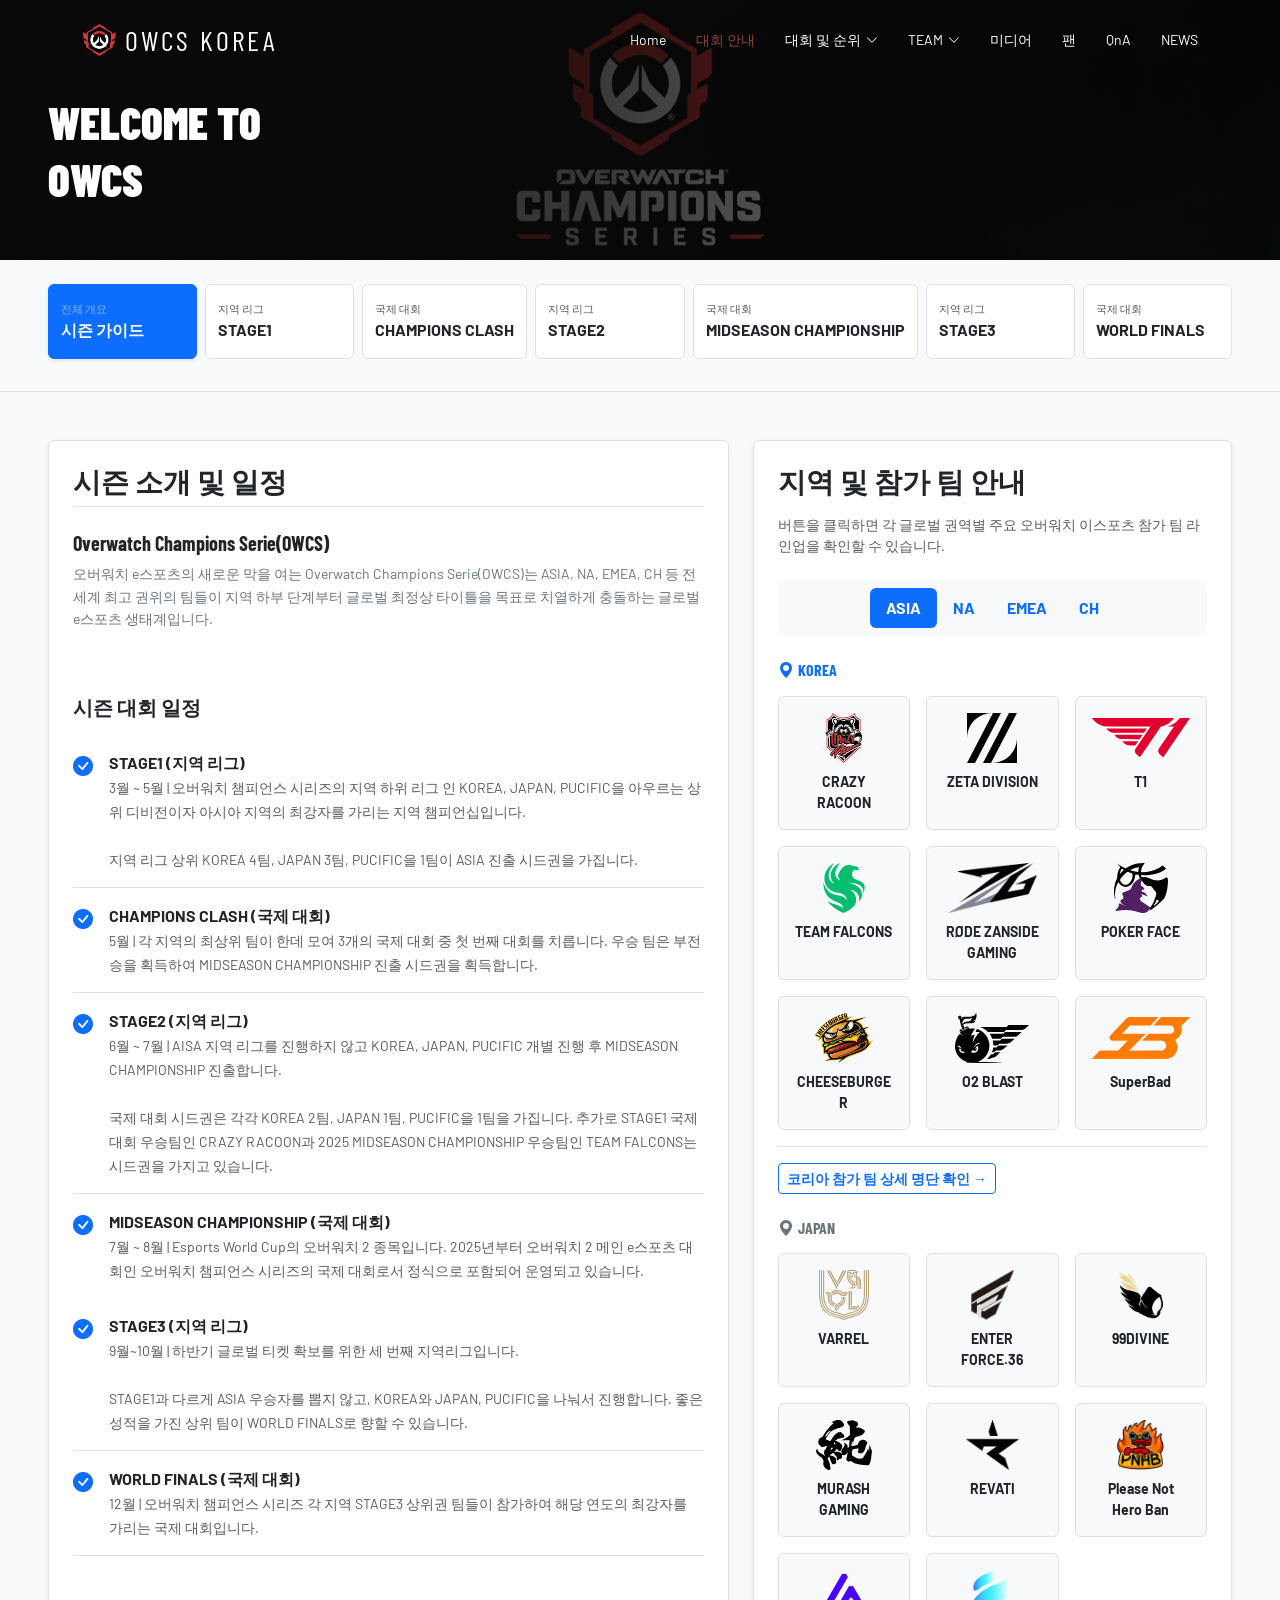
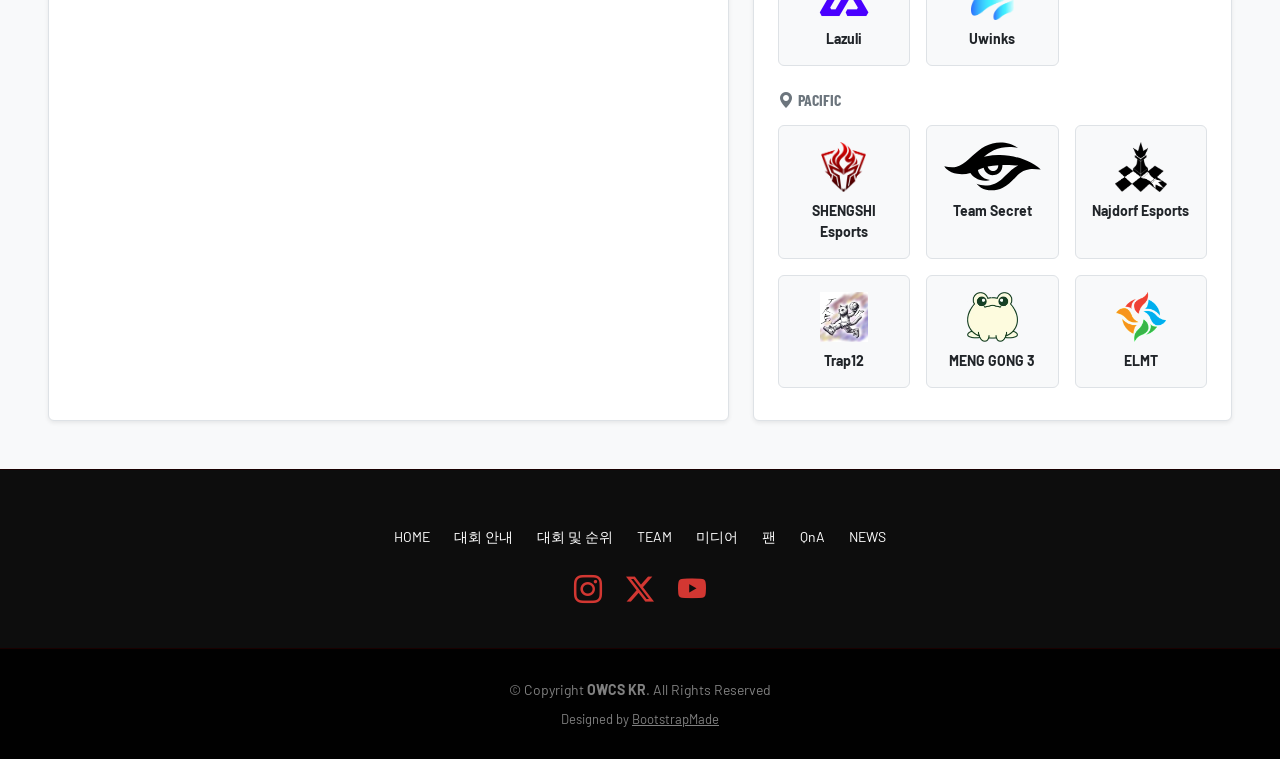
<file: about.html>
﻿<!DOCTYPE html>
<html lang="en">

<head>
  <meta charset="utf-8">
  <meta content="width=device-width, initial-scale=1.0" name="viewport">

  <title>OWCS KOREA | 대회 안내</title>
  <meta content="" name="description">
  <meta content="" name="keywords">

  <!-- Favicons -->
  <link href="assets/img/favicon.png" rel="icon">
  <link href="assets/img/apple-touch-icon.png" rel="apple-touch-icon">

  <!-- Google Fonts -->
  <link href="https://fonts.googleapis.com/css2?family=Barlow+Condensed:ital,wght@0,400;0,600;0,700;0,800;0,900;1,700;1,800;1,900&family=Barlow:ital,wght@0,300;0,400;0,500;0,600;0,700;0,800;1,700&display=swap" rel="stylesheet">

  <!-- Vendor CSS Files -->
  <link href="assets/vendor/animate.css/animate.min.css" rel="stylesheet">
  <link href="assets/vendor/aos/aos.css" rel="stylesheet">
  <link href="assets/vendor/bootstrap/css/bootstrap.min.css" rel="stylesheet">
  <link href="assets/vendor/bootstrap-icons/bootstrap-icons.css" rel="stylesheet">
  <link href="assets/vendor/boxicons/css/boxicons.min.css" rel="stylesheet">
  <link href="assets/vendor/glightbox/css/glightbox.min.css" rel="stylesheet">
  <link href="assets/vendor/swiper/swiper-bundle.min.css" rel="stylesheet">

  <!-- Template Main CSS File -->
  <link href="assets/css/style.css" rel="stylesheet">

  <!-- =======================================================
  * Template Name: OWCS KOREA
  * Template URL: https://bootstrapmade.com/free-bootstrap-template-corporate-moderna/
  * Updated: May 7 2024 with Bootstrap v5.3.3
  * Author: BootstrapMade.com
  * License: https://bootstrapmade.com/license/
  ======================================================== -->
</head>

<body>

  <!-- ======= Header ======= -->
  <header id="header" class="fixed-top d-flex align-items-center header-transparent">
    <div class="container d-flex justify-content-between align-items-center">

      <div class="logo">
        <h1 class="text-light">
          <a href="index.html" class="d-flex align-items-center text-decoration-none">
            <img src="assets/img/owcs logo.png" alt="OWCS Logo" class="img-fluid me-2" style="max-height: 35px;">
            <span>OWCS KOREA</span></a></h1>
      </div>

      <nav id="navbar" class="navbar">
        <ul>
          <li><a class="dropdown" href="index.html">Home</a></li>
          <li><a class="active" href="about.html">대회 안내</a></li>
          <li class="dropdown"><a href="#"><span>대회 및 순위</span> <i class="bi bi-chevron-down"></i></a>
            <ul>
              <li class="dropdown"><a href="#"><span>STAGE1</span> <i class="bi bi-chevron-right"></i></a>
                <ul>
                  <li><a href="rank.html">KOREA</a></li>
                  <li><a href="#">ASIA</a></li>
                  <li><a href="#">CHAMPIONS CLASH</a></li>
                </ul>
              </li>
              <li class="dropdown"><a href="#"><span>STAGE2</span> <i class="bi bi-chevron-right"></i></a>
                <ul>
                  <li><a href="#">KOREA</a></li>
                  <li><a href="#">ASIA</a></li>
                  <li><a href="#">MIDSEASON CHAMPIONSHIP</a></li>
                </ul>
              </li>
              <li class="dropdown"><a href="#"><span>STAGE3</span> <i class="bi bi-chevron-right"></i></a>
                <ul>
                  <li><a href="#">KOREA</a></li>
                  <li><a href="#">ASIA</a></li>
                  <li><a href="#">WORLD FINALS</a></li>
                </ul>
              </li>
            </ul>
          </li>
          <li class="dropdown"><a href="team.html"><span>TEAM</span> <i class="bi bi-chevron-down"></i></a>
            <ul>
              <li><a href="team-cr.html">CRAZY RACOON</a></li>
              <li><a href="#">ZETA DIVISON</a></li>
              <li><a href="#">T1</a></li>
              <li><a href="#">TEAM FALCONS</a></li>
              <li><a href="#">RODE ZANSIDE GAMING</a></li>
              <li><a href="#">POKER FACE</a></li>
              <li><a href="#">CHEESEBURGER</a></li>
              <li><a href="#">O2 BLAST</a></li>
              <li><a href="#">SUPERBAD</a></li>
            </ul>

          <li><a href="media.html">미디어</a></li>
          <li><a href="fan.html">팬</a></li>
          <li><a href="qna.html">QnA</a></li>
          <li><a href="news.html">NEWS</a></li>
        </ul>
        <i class="bi bi-list mobile-nav-toggle"></i>
      </nav><!-- .navbar -->

    </div>
  </header><!-- End Header -->

  <!-- ======= Wide Banner ======= -->
  <section id="fan-banner">
    <div class="container-fluid px-lg-5">
      <div class="row align-items-center">
        <div class="col-lg-8">
          <h1 class="mb-2">WELCOME TO</h1>
          <h1 class="mb-2">OWCS</h1>
        </div>
      </div>
    </div>
  </section>
  <!-- End Banner -->

  <!-- ======= OWCS Menu Section ======= -->
  <section class="bg-light py-4 border-bottom">
  <div class="container-fluid px-lg-5">
    
    <div class="row g-2 flex-nowrap overflow-x-auto pb-2">
      
      <div class="col" data-aos="fade-up" data-aos-delay="100">
        <a href="#" class="btn btn-primary w-100 py-3 text-start shadow-sm">
          <small class="d-block text-white-50 text-uppercase" style="font-size: 0.7rem;">전체 개요</small>
          <span class="fw-bold d-block text-nowrap">시즌 가이드</span>
        </a>
      </div>
      
      <div class="col" data-aos="fade-up" data-aos-delay="150">
        <a href="#" class="btn btn-outline-secondary w-100 py-3 text-start bg-white text-dark border">
          <small class="d-block text-muted text-uppercase" style="font-size: 0.7rem;">지역 리그</small>
          <span class="fw-bold d-block text-nowrap">STAGE1</span>
        </a>
      </div>
      
      <div class="col" data-aos="fade-up" data-aos-delay="200">
        <a href="#" class="btn btn-outline-secondary w-100 py-3 text-start bg-white text-dark border">
          <small class="d-block text-muted text-uppercase" style="font-size: 0.7rem;">국제 대회</small>
          <span class="fw-bold d-block text-nowrap">CHAMPIONS CLASH</span>
        </a>
      </div>
      
      <div class="col" data-aos="fade-up" data-aos-delay="250">
        <a href="#" class="btn btn-outline-secondary w-100 py-3 text-start bg-white text-dark border">
          <small class="d-block text-muted text-uppercase" style="font-size: 0.7rem;">지역 리그</small>
          <span class="fw-bold d-block text-nowrap">STAGE2</span>
        </a>
      </div>
      
      <div class="col" data-aos="fade-up" data-aos-delay="300">
        <a href="#" class="btn btn-outline-secondary w-100 py-3 text-start bg-white text-dark border">
          <small class="d-block text-muted text-uppercase" style="font-size: 0.7rem;">국제 대회</small>
          <span class="fw-bold d-block text-nowrap">MIDSEASON CHAMPIONSHIP</span>
        </a>
      </div>
      
      <div class="col" data-aos="fade-up" data-aos-delay="350">
        <a href="#" class="btn btn-outline-secondary w-100 py-3 text-start bg-white text-dark border">
          <small class="d-block text-muted text-uppercase" style="font-size: 0.7rem;">지역 리그</small>
          <span class="fw-bold d-block text-nowrap">STAGE3</span>
        </a>
      </div>
      
      <div class="col" data-aos="fade-up" data-aos-delay="400">
        <a href="#" class="btn btn-outline-secondary w-100 py-3 text-start bg-white text-dark border">
          <small class="d-block text-muted text-uppercase" style="font-size: 0.7rem;">국제 대회</small>
          <span class="fw-bold d-block text-nowrap">WORLD FINALS</span>
        </a>
      </div>

    </div>
  </div>
</section>
<!-- END OWCS Menu Section -->

<!-- ======= Main Secrion ======= -->
 <!-- ======= League Introduce Section ======= -->
<section class="py-5 bg-light">
  <div class="container-fluid px-lg-5">
    <div class="row g-4">
      
      <div class="col-lg-7" data-aos="fade-right">
        <div class="card p-4 border shadow-sm h-100 bg-white">
          <h3 class="fw-bold text-dark mb-4 pb-2 border-bottom">시즌 소개 및 일정</h3>
          
          <div class="mb-4">
            <h5 class="fw-bold text-dark">Overwatch Champions Serie(OWCS)</h5>
            <p class="text-secondary small" style="line-height: 1.6;">
              오버워치 e스포츠의 새로운 막을 여는 Overwatch Champions Serie(OWCS)는 ASIA, NA, EMEA, CH 등 전 세계 최고 권위의 팀들이 지역 하부 단계부터 글로벌 최정상 타이틀을 목표로 치열하게 충돌하는 글로벌 e스포츠 생태계입니다.
            </p>
          </div>

          <div class="mt-4">
            <h5 class="fw-bold text-dark mb-3">시즌 대회 일정</h5>
            
            <div class="list-group list-group-flush">
              <div class="list-group-item d-flex align-items-start bg-transparent px-0 py-3 border-bottom">
                <div class="text-primary me-3"><i class="bi bi-check-circle-fill fs-5"></i></div>
                <div>
                  <strong class="text-dark d-block">STAGE1 (지역 리그)</strong>
                  <span class="text-muted small"> 3월 ~ 5월 |  오버워치 챔피언스 시리즈의 지역 하위 리그 인 KOREA, JAPAN, PUCIFIC을 아우르는 상위 디비전이자 아시아 지역의 최강자를 가리는 지역 챔피언십입니다.</span>
                  <br>
                  <br>
                  <span class="text-muted small"> 지역 리그 상위 KOREA 4팀, JAPAN 3팀, PUCIFIC을 1팀이 ASIA 진출 시드권을 가집니다.</span>
                </div>
              </div>

              <div class="list-group-item d-flex align-items-start bg-transparent px-0 py-3 border-bottom">
                <div class="text-primary me-3"><i class="bi bi-check-circle-fill fs-5"></i></div>
                <div>
                  <strong class="text-dark d-block">CHAMPIONS CLASH (국제 대회)</strong>
                  <span class="text-muted small">5월 | 각 지역의 최상위 팀이 한데 모여 3개의 국제 대회 중 첫 번째 대회를 치릅니다. 우승 팀은 부전승을 획득하여 MIDSEASON CHAMPIONSHIP 진출 시드권을 획득합니다.</span>
                </div>
              </div>

              <div class="list-group-item d-flex align-items-start bg-transparent px-0 py-3 border-bottom">
                <div class="text-primary me-3"><i class="bi bi-check-circle-fill fs-5"></i></div>
                <div>
                  <strong class="text-dark d-block">STAGE2 (지역 리그)</strong>
                  <span class="text-muted small">6월 ~ 7월 | AISA 지역 리그를 진행하지 않고 KOREA, JAPAN, PUCIFIC 개별 진행 후 MIDSEASON CHAMPIONSHIP 진출합니다.</span>
                  <br>
                  <br>
                  <span class="text-muted small"> 국제 대회 시드권은 각각 KOREA 2팀, JAPAN 1팀, PUCIFIC을 1팀을 가집니다. 추가로 STAGE1 국제 대회 우승팀인 CRAZY RACOON과 2025 MIDSEASON CHAMPIONSHIP 우승팀인 TEAM FALCONS는 시드권을 가지고 있습니다.</span>
                </div>
              </div>

              <div class="list-group-item d-flex align-items-start bg-transparent px-0 py-3 border-0">
                <div class="text-primary me-3"><i class="bi bi-check-circle-fill fs-5"></i></div>
                <div>
                  <strong class="text-dark d-block">MIDSEASON CHAMPIONSHIP (국제 대회)</strong>
                  <span class="text-muted small">7월 ~ 8월 | Esports World Cup의 오버워치 2 종목입니다. 2025년부터 오버워치 2 메인 e스포츠 대회인 오버워치 챔피언스 시리즈의 국제 대회로서 정식으로 포함되어 운영되고 있습니다.</span>
                </div>
              </div>

              <div class="list-group-item d-flex align-items-start bg-transparent px-0 py-3 border-bottom">
                <div class="text-primary me-3"><i class="bi bi-check-circle-fill fs-5"></i></div>
                <div>
                  <strong class="text-dark d-block">STAGE3 (지역 리그)</strong>
                  <span class="text-muted small"> 9월~10월 | 하반기 글로벌 티켓 확보를 위한 세 번째 지역리그입니다.</span>
                  <br>
                  <br>
                  <span class="text-muted small"> STAGE1과 다르게 ASIA 우승자를 뽑지 않고, KOREA와 JAPAN, PUCIFIC을 나눠서 진행합니다. 좋은 성적을 가진 상위 팀이 WORLD FINALS로 향할 수 있습니다.</span>
                </div>
              </div>
              
              <div class="list-group-item d-flex align-items-start bg-transparent px-0 py-3 border-bottom">
                <div class="text-primary me-3"><i class="bi bi-check-circle-fill fs-5"></i></div>
                <div>
                  <strong class="text-dark d-block">WORLD FINALS (국제 대회)</strong>
                  <span class="text-muted small"> 12월 | 오버워치 챔피언스 시리즈 각 지역 STAGE3 상위권 팀들이 참가하여 해당 연도의 최강자를 가리는 국제 대회입니다.</span>
                </div>
              </div>

            </div>
          </div>
        </div>
      </div>
      <!-- END League Introduce Section -->

      <!-- ======= Team Introduce Section ======= -->
      <div class="col-lg-5" data-aos="fade-left">
        <div class="card p-4 border shadow-sm h-100 bg-white">
          <h3 class="fw-bold text-dark mb-3">지역 및 참가 팀 안내</h3>
          <p class="text-muted small mb-4">버튼을 클릭하면 각 글로벌 권역별 주요 오버워치 이스포츠 참가 팀 라인업을 확인할 수 있습니다.</p>
          
          <ul class="nav nav-pills mb-4 justify-content-center bg-light p-2 rounded-3" id="owcs-regions-tab" role="tablist">
            <li class="nav-item" role="presentation">
              <button class="nav-link active fw-bold px-3" id="pills-asia-tab" data-bs-toggle="pill" data-bs-target="#pills-asia" type="button" role="tab" aria-controls="pills-asia" aria-selected="true">ASIA</button>
            </li>
            <li class="nav-item" role="presentation">
              <button class="nav-link fw-bold px-3" id="pills-na-tab" data-bs-toggle="pill" data-bs-target="#pills-na" type="button" role="tab" aria-controls="pills-na" aria-selected="false">NA</button>
            </li>
            <li class="nav-item" role="presentation">
              <button class="nav-link fw-bold px-3" id="pills-emea-tab" data-bs-toggle="pill" data-bs-target="#pills-emea" type="button" role="tab" aria-controls="pills-emea" aria-selected="false">EMEA</button>
            </li>
            <li class="nav-item" role="presentation">
              <button class="nav-link fw-bold px-3" id="pills-ch-tab" data-bs-toggle="pill" data-bs-target="#pills-ch" type="button" role="tab" aria-controls="pills-ch" aria-selected="false">CH</button>
            </li>
          </ul>
          
          <div class="tab-content" id="owcs-regions-tabContent">
            
            <div class="tab-pane fade show active" id="pills-asia" role="tabpanel" aria-labelledby="pills-asia-tab">
              
              <!-- ======= Team KOREA ======= -->
              <div class="mb-4">
                <h6 class="fw-bold text-primary mb-3"><i class="bi bi-geo-alt-fill me-1"></i>KOREA</h6>
                <div class="row g-3 row-cols-2 row-cols-sm-3">
                  <div class="col">
                    <a href="team-cr.html" class="team-card-link">
                      <div class="card h-100 text-center p-3 border bg-light">
                        <img src="assets/img/teams/라쿤.svg" class="img-fluid mx-auto mb-2" alt="Crazy Raccoon" style="height: 50px; object-fit: contain;">
                        <div class="fw-bold small text-dark">CRAZY RACOON</div>
                      </div>
                    </a>
                  </div>
                  <div class="col">
                    <a href="#" class="team-card-link">
                      <div class="card h-100 text-center p-3 border bg-light">
                        <img src="assets/img/teams/제타.svg" class="img-fluid mx-auto mb-2" alt="Zeta Division" style="height: 50px; object-fit: contain;">
                        <div class="fw-bold small text-dark">ZETA DIVISION</div>
                      </div>
                    </a>
                  </div>
                  <div class="col">
                    <a href="#" class="team-card-link">
                      <div class="card h-100 text-center p-3 border bg-light">
                        <img src="assets/img/teams/티원.svg" class="img-fluid mx-auto mb-2" alt="T1" style="height: 50px; object-fit: contain;">
                        <div class="fw-bold small text-dark">T1</div>
                      </div>
                    </a>
                  </div>
                  <div class="col">
                    <a href="#" class="team-card-link">
                      <div class="card h-100 text-center p-3 border bg-light">
                        <img src="assets/img/teams/팔콘.webp" class="img-fluid mx-auto mb-2" alt="Team Falcons" style="height: 50px; object-fit: contain;">
                        <div class="fw-bold small text-dark">TEAM FALCONS</div>
                      </div>
                    </a>
                  </div>
                  <div class="col">
                    <a href="#" class="team-card-link">
                      <div class="card h-100 text-center p-3 border bg-light">
                        <img src="assets/img/teams/로제.webp" class="img-fluid mx-auto mb-2" alt="Poker Face" style="height: 50px; object-fit: contain;">
                        <div class="fw-bold small text-dark">RØDE ZANSIDE GAMING</div>
                      </div>
                    </a>
                  </div>
                  <div class="col">
                    <a href="#" class="team-card-link">
                      <div class="card h-100 text-center p-3 border bg-light">
                        <img src="assets/img/teams/포페.svg" class="img-fluid mx-auto mb-2" alt="Poker Face" style="height: 50px; object-fit: contain;">
                        <div class="fw-bold small text-dark">POKER FACE</div>
                      </div>
                    </a>
                  </div>
                  <div class="col">
                    <a href="#" class="team-card-link">
                      <div class="card h-100 text-center p-3 border bg-light">
                        <img src="assets/img/teams/치벅.webp" class="img-fluid mx-auto mb-2" alt="O2 Blast" style="height: 50px; object-fit: contain;">
                        <div class="fw-bold small text-dark">CHEESEBURGER</div>
                      </div>
                    </a>
                  </div>
                  <div class="col">
                    <a href="#" class="team-card-link">
                      <div class="card h-100 text-center p-3 border bg-light">
                        <img src="assets/img/teams/오투.svg" class="img-fluid mx-auto mb-2" alt="O2 Blast" style="height: 50px; object-fit: contain;">
                        <div class="fw-bold small text-dark">O2 BLAST</div>
                      </div>
                    </a>
                  </div>
                  <div class="col">
                    <a href="#" class="team-card-link">
                      <div class="card h-100 text-center p-3 border bg-light">
                        <img src="assets/img/teams/sb.webp" class="img-fluid mx-auto mb-2" alt="O2 Blast" style="height: 50px; object-fit: contain;">
                        <div class="fw-bold small text-dark">SuperBad</div>
                      </div>
                    </a>
                  </div>
                </div>
                
                <div class="text-start mt-3 pt-3 border-top mb-4">
                  <a href="team.html" class="btn btn-outline-primary btn-sm fw-bold">코리아 참가 팀 상세 명단 확인 →</a>
                </div>
              </div>

              <!-- ======= Team JAPAN ======= -->
              <div class="mb-4">
                <h6 class="fw-bold text-secondary mb-3"><i class="bi bi-geo-alt-fill me-1"></i>JAPAN</h6>
                <div class="row g-3 row-cols-2 row-cols-sm-3">
                  <div class="col">
                    <a href="#" class="team-card-link">
                      <div class="card h-100 text-center p-3 border bg-light">
                        <img src="assets/img/teams/바렐.svg" class="img-fluid mx-auto mb-2" alt="Varrel" style="height: 50px; object-fit: contain;">
                        <div class="fw-bold small text-dark">VARREL</div>
                      </div>
                    </a>
                  </div>
                  <div class="col">
                    <a href="#" class="team-card-link">
                      <div class="card h-100 text-center p-3 border bg-light">
                        <img src="assets/img/teams/엔타.webp" class="img-fluid mx-auto mb-2" alt="Insomnia" style="height: 50px; object-fit: contain;">
                        <div class="fw-bold small text-dark">ENTER FORCE.36</div>
                      </div>
                    </a>
                  </div>
                  <div class="col">
                    <a href="#" class="team-card-link">
                      <div class="card h-100 text-center p-3 border bg-light">
                        <img src="assets/img/teams/99.webp" class="img-fluid mx-auto mb-2" alt="Revati" style="height: 50px; object-fit: contain;">
                        <div class="fw-bold small text-dark">99DIVINE</div>
                      </div>
                    </a>
                  </div>
                  <div class="col">
                    <a href="#" class="team-card-link">
                      <div class="card h-100 text-center p-3 border bg-light">
                        <img src="assets/img/teams/머쉬.svg" class="img-fluid mx-auto mb-2" alt="Insomnia" style="height: 50px; object-fit: contain;">
                        <div class="fw-bold small text-dark">MURASH GAMING</div>
                      </div>
                    </a>
                  </div>
                  <div class="col">
                    <a href="#" class="team-card-link">
                      <div class="card h-100 text-center p-3 border bg-light">
                        <img src="assets/img/teams/레비.webp" class="img-fluid mx-auto mb-2" alt="Insomnia" style="height: 50px; object-fit: contain;">
                        <div class="fw-bold small text-dark">REVATI</div>
                      </div>
                    </a>
                  </div>
                  <div class="col">
                    <a href="#" class="team-card-link">
                      <div class="card h-100 text-center p-3 border bg-light">
                        <img src="assets/img/teams/플리즈.webp" class="img-fluid mx-auto mb-2" alt="Insomnia" style="height: 50px; object-fit: contain;">
                        <div class="fw-bold small text-dark">Please Not Hero Ban</div>
                      </div>
                    </a>
                  </div>
                  <div class="col">
                    <a href="#" class="team-card-link">
                      <div class="card h-100 text-center p-3 border bg-light">
                        <img src="assets/img/teams/laz.webp" class="img-fluid mx-auto mb-2" alt="Insomnia" style="height: 50px; object-fit: contain;">
                        <div class="fw-bold small text-dark">Lazuli</div>
                      </div>
                    </a>
                  </div>
                  <div class="col">
                    <a href="#" class="team-card-link">
                      <div class="card h-100 text-center p-3 border bg-light">
                        <img src="assets/img/teams/uwinks.webp" class="img-fluid mx-auto mb-2" alt="Insomnia" style="height: 50px; object-fit: contain;">
                        <div class="fw-bold small text-dark">Uwinks</div>
                      </div>
                    </a>
                  </div>
                </div>
              </div>

              <!-- ======= Team PACIFIC ======= -->
              <div class="mb-2">
                <h6 class="fw-bold text-secondary mb-3"><i class="bi bi-geo-alt-fill me-1"></i>PACIFIC</h6>
                <div class="row g-3 row-cols-2 row-cols-sm-3">
                  <div class="col">
                    <a href="#" class="team-card-link">
                      <div class="card h-100 text-center p-3 border bg-light">
                        <img src="assets/img/teams/she.webp" class="img-fluid mx-auto mb-2" alt="Honeydew" style="height: 50px; object-fit: contain;">
                        <div class="fw-bold small text-dark">SHENGSHI Esports</div>
                      </div>
                    </a>
                  </div>
                  <div class="col">
                    <a href="#" class="team-card-link">
                      <div class="card h-100 text-center p-3 border bg-light">
                        <img src="assets/img/teams/시크릿.svg" class="img-fluid mx-auto mb-2" alt="Dafi" style="height: 50px; object-fit: contain;">
                        <div class="fw-bold small text-dark">Team Secret</div>
                      </div>
                    </a>
                  </div>
                  <div class="col">
                    <a href="#" class="team-card-link">
                      <div class="card h-100 text-center p-3 border bg-light">
                        <img src="assets/img/teams/naj.webp" class="img-fluid mx-auto mb-2" alt="Gaimin Gladiators" style="height: 50px; object-fit: contain;">
                        <div class="fw-bold small text-dark">Najdorf Esports</div>
                      </div>
                    </a>
                  </div>
                  <div class="col">
                    <a href="#" class="team-card-link">
                      <div class="card h-100 text-center p-3 border bg-light">
                        <img src="assets/img/teams/트랩.webp" class="img-fluid mx-auto mb-2" alt="Gaimin Gladiators" style="height: 50px; object-fit: contain;">
                        <div class="fw-bold small text-dark">Trap12</div>
                      </div>
                    </a>
                  </div>
                  <div class="col">
                    <a href="#" class="team-card-link">
                      <div class="card h-100 text-center p-3 border bg-light">
                        <img src="assets/img/teams/맹꽁.webp" class="img-fluid mx-auto mb-2" alt="Gaimin Gladiators" style="height: 50px; object-fit: contain;">
                        <div class="fw-bold small text-dark">MENG GONG 3</div>
                      </div>
                    </a>
                  </div>
                  <div class="col">
                    <a href="#" class="team-card-link">
                      <div class="card h-100 text-center p-3 border bg-light">
                        <img src="assets/img/teams/elmt.webp" class="img-fluid mx-auto mb-2" alt="Gaimin Gladiators" style="height: 50px; object-fit: contain;">
                        <div class="fw-bold small text-dark">ELMT</div>
                      </div>
                    </a>
                  </div>
                </div>
              </div>

            </div>
            
            <!-- ======= Team NA ======= -->
            <div class="tab-pane fade" id="pills-na" role="tabpanel" aria-labelledby="pills-na-tab">
              <div class="row g-3 row-cols-2 row-cols-sm-3">
                <div class="col">
                  <a href="#" class="team-card-link">
                    <div class="card h-100 text-center p-3 border bg-light">
                      <img src="assets/img/teams/댈퓨.svg" class="img-fluid mx-auto mb-2" alt="Toronto Defiant" style="height: 50px; object-fit: contain;">
                      <div class="fw-bold small text-dark">Dallas Fuel</div>
                    </div>
                  </a>
                </div>
                <div class="col">
                  <a href="#" class="team-card-link">
                    <div class="card h-100 text-center p-3 border bg-light">
                      <img src="assets/img/teams/스페이스.webp" class="img-fluid mx-auto mb-2" alt="M80" style="height: 50px; object-fit: contain;">
                      <div class="fw-bold small text-dark">Spacestation Gaming</div>
                    </div>
                  </a>
                </div>
                <div class="col">
                  <a href="#" class="team-card-link">
                    <div class="card h-100 text-center p-3 border bg-light">
                      <img src="assets/img/teams/리퀴드.svg" class="img-fluid mx-auto mb-2" alt="Timeless" style="height: 50px; object-fit: contain;">
                      <div class="fw-bold small text-dark">Team Liquid</div>
                    </div>
                  </a>
                </div>
                <div class="col">
                  <a href="#" class="team-card-link">
                    <div class="card h-100 text-center p-3 border bg-light">
                      <img src="assets/img/teams/루나.webp" class="img-fluid mx-auto mb-2" alt="Timeless" style="height: 50px; object-fit: contain;">
                      <div class="fw-bold small text-dark">LuneX Gaming</div>
                    </div>
                  </a>
                </div>
                <div class="col">
                  <a href="#" class="team-card-link">
                    <div class="card h-100 text-center p-3 border bg-light">
                      <img src="assets/img/teams/ex.webp" class="img-fluid mx-auto mb-2" alt="Timeless" style="height: 50px; object-fit: contain;">
                      <div class="fw-bold small text-dark">Extinction</div>
                    </div>
                  </a>
                </div>
                <div class="col">
                  <a href="#" class="team-card-link">
                    <div class="card h-100 text-center p-3 border bg-light">
                      <img src="assets/img/teams/dis.webp" class="img-fluid mx-auto mb-2" alt="Timeless" style="height: 50px; object-fit: contain;">
                      <div class="fw-bold small text-dark">Disguised</div>
                    </div>
                  </a>
                </div>
              </div>
            </div>
            
            <!-- ======= Team EMEA ======= -->
            <div class="tab-pane fade" id="pills-emea" role="tabpanel" aria-labelledby="pills-emea-tab">
              <div class="row g-3 row-cols-2 row-cols-sm-3">
                <div class="col">
                  <a href="#" class="team-card-link">
                    <div class="card h-100 text-center p-3 border bg-light">
                      <img src="assets/img/teams/트마.webp" class="img-fluid mx-auto mb-2" alt="Spacestation" style="height: 50px; object-fit: contain;">
                      <div class="fw-bold small text-dark">Twisted Minds</div>
                    </div>
                  </a>
                </div>
                <div class="col">
                  <a href="#" class="team-card-link">
                    <div class="card h-100 text-center p-3 border bg-light">
                      <img src="assets/img/teams/vp.webp" class="img-fluid mx-auto mb-2" alt="ENCE" style="height: 50px; object-fit: contain;">
                      <div class="fw-bold small text-dark">Virtus.pro</div>
                    </div>
                  </a>
                </div>
                <div class="col">
                  <a href="#" class="team-card-link">
                    <div class="card h-100 text-center p-3 border bg-light">
                      <img src="assets/img/teams/g.webp" class="img-fluid mx-auto mb-2" alt="ENCE" style="height: 50px; object-fit: contain;">
                      <div class="fw-bold small text-dark">Geekay Esports</div>
                    </div>
                  </a>
                </div>
                <div class="col">
                  <a href="#" class="team-card-link">
                    <div class="card h-100 text-center p-3 border bg-light">
                      <img src="assets/img/teams/알카.svg" class="img-fluid mx-auto mb-2" alt="ENCE" style="height: 50px; object-fit: contain;">
                      <div class="fw-bold small text-dark">Al Qadsiah</div>
                    </div>
                  </a>
                </div>
                <div class="col">
                  <a href="#" class="team-card-link">
                    <div class="card h-100 text-center p-3 border bg-light">
                      <img src="assets/img/teams/1234.webp" class="img-fluid mx-auto mb-2" alt="ENCE" style="height: 50px; object-fit: contain;">
                      <div class="fw-bold small text-dark">1234</div>
                    </div>
                  </a>
                </div>
                <div class="col">
                  <a href="#" class="team-card-link">
                    <div class="card h-100 text-center p-3 border bg-light">
                      <img src="assets/img/teams/Tel.webp" class="img-fluid mx-auto mb-2" alt="ENCE" style="height: 50px; object-fit: contain;">
                      <div class="fw-bold small text-dark">Telacy</div>
                    </div>
                  </a>
                </div>
              </div>
            </div>
            
            <!-- ======= Team CHAINA ======= -->
            <div class="tab-pane fade" id="pills-ch" role="tabpanel" aria-labelledby="pills-ch-tab">
              <div class="row g-3 row-cols-2 row-cols-sm-3">
                <div class="col">
                  <a href="#" class="team-card-link">
                    <div class="card h-100 text-center p-3 border bg-light">
                      <img src="assets/img/teams/웨이보.svg" class="img-fluid mx-auto mb-2" alt="Once Again" style="height: 50px; object-fit: contain;">
                      <div class="fw-bold small text-dark">Weibo Gaming</div>
                    </div>
                  </a>
                </div>
                <div class="col">
                  <a href="#" class="team-card-link">
                    <div class="card h-100 text-center p-3 border bg-light">
                      <img src="assets/img/teams/올.svg" class="img-fluid mx-auto mb-2" alt="Team CC" style="height: 50px; object-fit: contain;">
                      <div class="fw-bold small text-dark">All Gamers</div>
                    </div>
                  </a>
                </div>
                <div class="col">
                  <a href="#" class="team-card-link">
                    <div class="card h-100 text-center p-3 border bg-light">
                      <img src="assets/img/teams/jdg.svg" class="img-fluid mx-auto mb-2" alt="Team CC" style="height: 50px; object-fit: contain;">
                      <div class="fw-bold small text-dark">JDG Esports</div>
                    </div>
                  </a>
                </div>
                <div class="col">
                  <a href="#" class="team-card-link">
                    <div class="card h-100 text-center p-3 border bg-light">
                      <img src="assets/img/teams/솔루스.webp" class="img-fluid mx-auto mb-2" alt="Team CC" style="height: 50px; object-fit: contain;">
                      <div class="fw-bold small text-dark">Solus Victorem</div>
                    </div>
                  </a>
                </div>
                <div class="col">
                  <a href="#" class="team-card-link">
                    <div class="card h-100 text-center p-3 border bg-light">
                      <img src="assets/img/teams/휴넹.webp" class="img-fluid mx-auto mb-2" alt="Team CC" style="height: 50px; object-fit: contain;">
                      <div class="fw-bold small text-dark">HUNENG Gaming</div>
                    </div>
                  </a>
                </div>
                <div class="col">
                  <a href="#" class="team-card-link">
                    <div class="card h-100 text-center p-3 border bg-light">
                      <img src="assets/img/teams/4am.webp" class="img-fluid mx-auto mb-2" alt="Team CC" style="height: 50px; object-fit: contain;">
                      <div class="fw-bold small text-dark">Four Angry Men</div>
                    </div>
                  </a>
                </div>
                <div class="col">
                  <a href="#" class="team-card-link">
                    <div class="card h-100 text-center p-3 border bg-light">
                      <img src="assets/img/teams/리턴지.webp" class="img-fluid mx-auto mb-2" alt="Team CC" style="height: 50px; object-fit: contain;">
                      <div class="fw-bold small text-dark">ReturnZ</div>
                    </div>
                  </a>
                </div>
                <div class="col">
                  <a href="#" class="team-card-link">
                    <div class="card h-100 text-center p-3 border bg-light">
                      <img src="assets/img/teams/여우.webp" class="img-fluid mx-auto mb-2" alt="Team CC" style="height: 50px; object-fit: contain;">
                      <div class="fw-bold small text-dark">Kitsune Kage</div>
                    </div>
                  </a>
                </div>
              </div>
            </div>
          </div>
        </div>
      </div>
      
    </div>
  </div>
</section>
<!-- END Team Introduce Section -->
<!-- END Main Section -->

  <!-- ======= Footer ======= -->
   <footer id="footer" data-aos="fade-up" data-aos-easing="ease-in-out" data-aos-duration="500">

  <div class="footer-top">
    <div class="container">
      <div class="row">

        <div class="col-12 footer-links mb-4">
          <ul class="d-flex flex-wrap justify-content-center align-items-center gap-4 list-unstyled mb-0">
            <li><a href="index.html">HOME</a></li>
            <li><a href="about.html">대회 안내</a></li>
            <li><a href="rank.html">대회 및 순위</a></li>
            <li><a href="team.html">TEAM</a></li>
            <li><a href="media.html">미디어</a></li>
            <li><a href="fan.html">팬</a></li>
            <li><a href="qna.html">QnA</a></li>
            <li><a href="news.html">NEWS</a></li>
          </ul>
        </div>

        <div class="col-12 text-center mb-2">
          <div class="footer-social-links d-flex justify-content-center gap-4">
            <a href="https://www.instagram.com/ow_esports_kr" target="_blank" class="fs-3"><i class="bi bi-instagram"></i></a>
            <a href="https://x.com/OW_Esports_Asia" target="_blank" class="fs-3"><i class="bi bi-twitter-x"></i></a>
            <a href="https://www.youtube.com/@ow_esports_kr" target="_blank" class="fs-3"><i class="bi bi-youtube"></i></a>
          </div>
        </div>

      </div>
    </div>
  </div>

  <div class="container">
    <div class="copyright text-white-50"> &copy; Copyright <strong><span>OWCS KR</span></strong>. All Rights Reserved
    </div>
    <div class="credits text-white-50">
      Designed by <a href="https://bootstrapmade.com/" class="text-white-50 text-decoration-underline">BootstrapMade</a>
    </div>
  </div>
</footer>
  <!-- End Footer -->

  <a href="#" class="back-to-top d-flex align-items-center justify-content-center"><i class="bi bi-arrow-up-short"></i></a>

  <!-- Vendor JS Files -->
  <script src="assets/vendor/purecounter/purecounter_vanilla.js"></script>
  <script src="assets/vendor/aos/aos.js"></script>
  <script src="assets/vendor/bootstrap/js/bootstrap.bundle.min.js"></script>
  <script src="assets/vendor/glightbox/js/glightbox.min.js"></script>
  <script src="assets/vendor/isotope-layout/isotope.pkgd.min.js"></script>
  <script src="assets/vendor/swiper/swiper-bundle.min.js"></script>
  <script src="assets/vendor/waypoints/noframework.waypoints.js"></script>
  <script src="assets/vendor/php-email-form/validate.js"></script>

  <!-- Template Main JS File -->
  <script src="assets/js/main.js"></script>

</body>

</html>
</file>
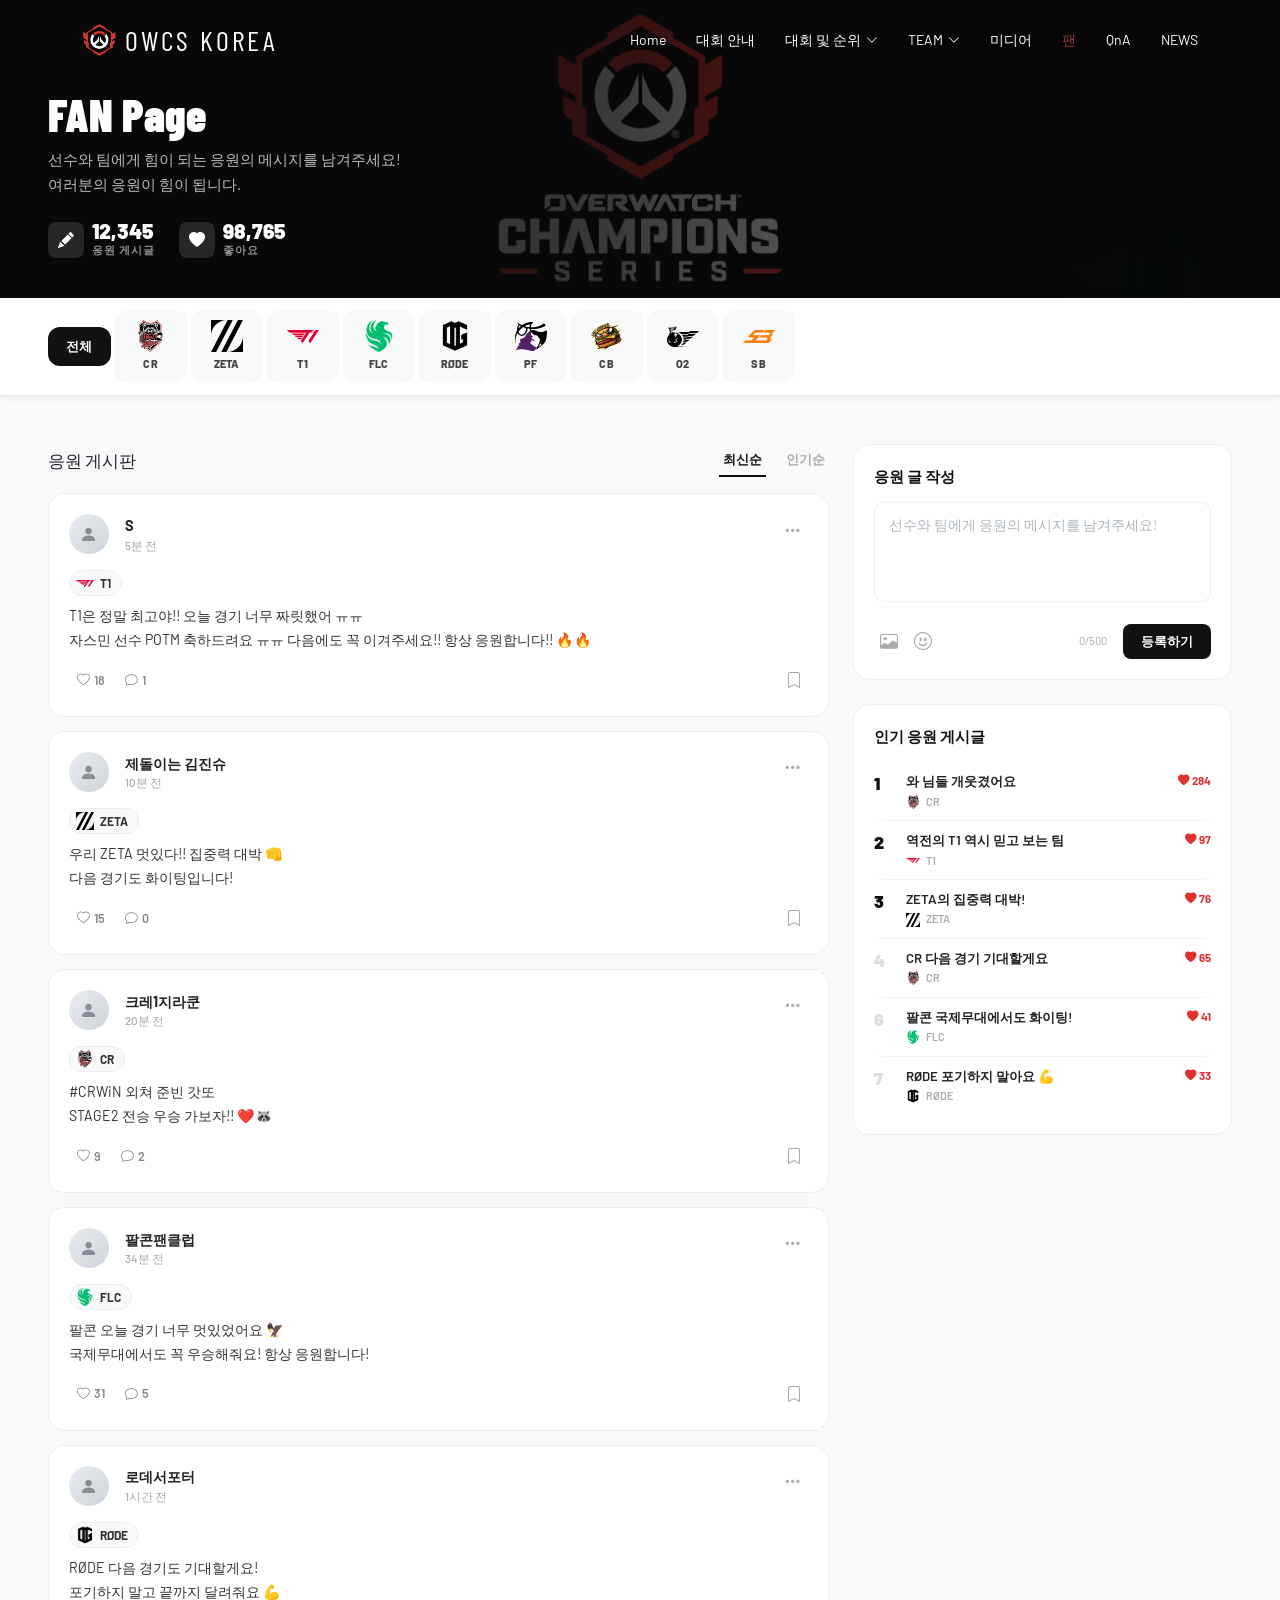
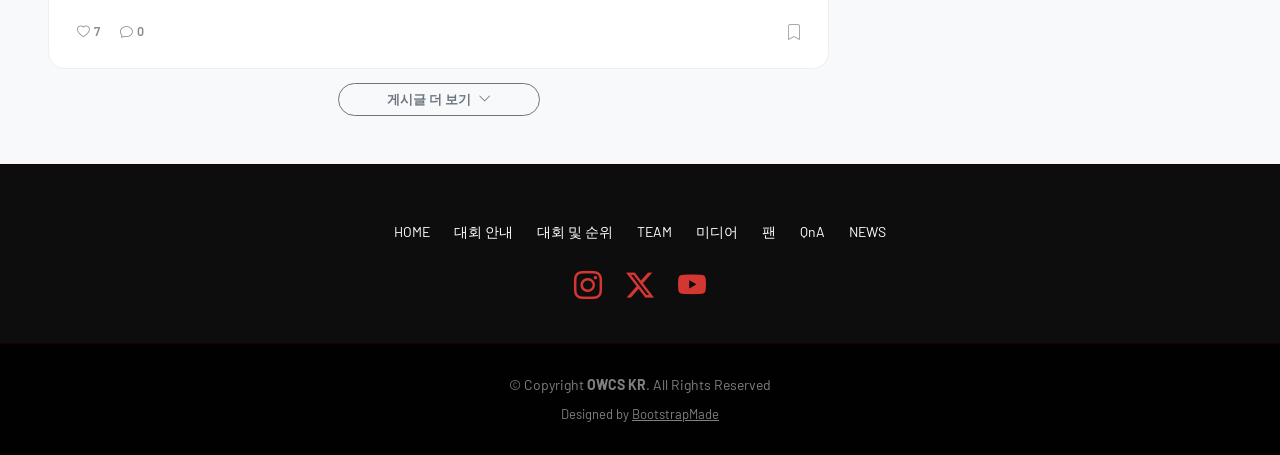
<file: fan.html>
﻿<!DOCTYPE html>
<html lang="ko">

<head>
  <meta charset="utf-8">
  <meta content="width=device-width, initial-scale=1.0" name="viewport">
  <title>OWCS KOREA | 팬 페이지</title>

  <link href="assets/img/favicon.png" rel="icon">
  <link href="assets/img/apple-touch-icon.png" rel="apple-touch-icon">
  <link href="https://fonts.googleapis.com/css2?family=Barlow+Condensed:ital,wght@0,400;0,600;0,700;0,800;0,900;1,700;1,800;1,900&family=Barlow:ital,wght@0,300;0,400;0,500;0,600;0,700;0,800;1,700&display=swap" rel="stylesheet">
  <link href="assets/vendor/animate.css/animate.min.css" rel="stylesheet">
  <link href="assets/vendor/aos/aos.css" rel="stylesheet">
  <link href="assets/vendor/bootstrap/css/bootstrap.min.css" rel="stylesheet">
  <link href="assets/vendor/bootstrap-icons/bootstrap-icons.css" rel="stylesheet">
  <link href="assets/vendor/boxicons/css/boxicons.min.css" rel="stylesheet">
  <link href="assets/vendor/glightbox/css/glightbox.min.css" rel="stylesheet">
  <link href="assets/vendor/swiper/swiper-bundle.min.css" rel="stylesheet">
  <link href="assets/css/style.css" rel="stylesheet">
</head>

<body>

  <!-- ======= Header ======= -->
  <header id="header" class="fixed-top d-flex align-items-center header-transparent">
    <div class="container d-flex justify-content-between align-items-center">
      <div class="logo">
        <h1 class="text-light">
          <a href="index.html" class="d-flex align-items-center text-decoration-none">
            <img src="assets/img/owcs logo.png" alt="OWCS Logo" class="img-fluid me-2" style="max-height:35px;">
            <span>OWCS KOREA</span>
          </a>
        </h1>
      </div>
      <nav id="navbar" class="navbar">
        <ul>
          <li><a href="index.html">Home</a></li>
          <li><a href="about.html">대회 안내</a></li>
          <li class="dropdown"><a href="#"><span>대회 및 순위</span> <i class="bi bi-chevron-down"></i></a>
            <ul>
              <li class="dropdown"><a href="#"><span>STAGE1</span> <i class="bi bi-chevron-right"></i></a>
                <ul>
                  <li><a href="rank.html">KOREA</a></li>
                  <li><a href="#">ASIA</a></li>
                  <li><a href="#">CHAMPIONS CLASH</a></li>
                </ul>
              </li>
              <li class="dropdown"><a href="#"><span>STAGE2</span> <i class="bi bi-chevron-right"></i></a>
                <ul>
                  <li><a href="#">KOREA</a></li>
                  <li><a href="#">ASIA</a></li>
                  <li><a href="#">MIDSEASON CHAMPIONSHIP</a></li>
                </ul>
              </li>
              <li class="dropdown"><a href="#"><span>STAGE3</span> <i class="bi bi-chevron-right"></i></a>
                <ul>
                  <li><a href="#">KOREA</a></li>
                  <li><a href="#">ASIA</a></li>
                  <li><a href="#">WORLD FINALS</a></li>
                </ul>
              </li>
            </ul>
          </li>
          <li class="dropdown"><a href="team.html"><span>TEAM</span> <i class="bi bi-chevron-down"></i></a>
            <ul>
              <li><a href="team-cr.html">CRAZY RACCOON</a></li>
              <li><a href="#">ZETA DIVISION</a></li>
              <li><a href="#">T1</a></li>
              <li><a href="#">TEAM FALCONS</a></li>
              <li><a href="#">RØDE ZANSIDE GAMING</a></li>
              <li><a href="#">POKER FACE</a></li>
              <li><a href="#">CHEESEBURGER</a></li>
              <li><a href="#">O2 BLAST</a></li>
              <li><a href="#">SUPERBAD</a></li>
            </ul>
          </li>
          <li><a href="media.html">미디어</a></li>
          <li><a class="active" href="fan.html">팬</a></li>
          <li><a href="qna.html">QnA</a></li>
          <li><a href="news.html">NEWS</a></li>
        </ul>
        <i class="bi bi-list mobile-nav-toggle"></i>
      </nav>
    </div>
  </header>
  <!-- End Header -->

  <!-- ======= Wide Banner ======= -->
  <section id="fan-banner">
    <div class="container-fluid px-lg-5">
      <div class="row align-items-center">
        <div class="col-lg-8">
          <h1 class="mb-2">FAN Page</h1>
          <p class="banner-desc mb-4">
            선수와 팀에게 힘이 되는 응원의 메시지를 남겨주세요!<br>
            여러분의 응원이 힘이 됩니다.
          </p>
          <div class="d-flex align-items-center gap-4">
            <div class="banner-stat">
              <div class="banner-stat-icon"><i class="bi bi-pencil-fill"></i></div>
              <div>
                <div class="banner-stat-num">12,345</div>
                <div class="banner-stat-label">응원 게시글</div>
              </div>
            </div>
            <div class="banner-stat">
              <div class="banner-stat-icon"><i class="bi bi-heart-fill"></i></div>
              <div>
                <div class="banner-stat-num">98,765</div>
                <div class="banner-stat-label">좋아요</div>
              </div>
            </div>
          </div>
        </div>
      </div>
    </div>
  </section>
  <!-- End Banner -->

  <!-- ======= 팀 필터 탭 ======= -->
  <div class="team-filter-wrap">
    <div class="container-fluid px-lg-5">
      <div class="team-filter-inner" id="teamFilter">

        <!-- 전체 -->
        <div class="team-tab tab-all active" data-team="all" onclick="filterTeam(this, 'all')">
          <div class="team-tab-name">전체</div>
        </div>

        <!-- CR -->
        <div class="team-tab" data-team="CR" onclick="filterTeam(this, 'CR')">
          <img class="team-tab-logo" src="assets/img/teams/라쿤.svg" alt="CR"
               onerror="this.style.display='none'">
          <div class="team-tab-name">CR</div>
        </div>

        <!-- ZETA -->
        <div class="team-tab" data-team="ZETA" onclick="filterTeam(this, 'ZETA')">
          <img class="team-tab-logo" src="assets/img/teams/제타.svg" alt="ZETA"
               onerror="this.style.display='none'">
          <div class="team-tab-name">ZETA</div>
        </div>

        <!-- T1 -->
        <div class="team-tab" data-team="T1" onclick="filterTeam(this, 'T1')">
          <img class="team-tab-logo" src="assets/img/teams/티원.svg" alt="T1"
               onerror="this.style.display='none'">
          <div class="team-tab-name">T1</div>
        </div>

        <!-- FLC -->
        <div class="team-tab" data-team="FLC" onclick="filterTeam(this, 'FLC')">
          <img class="team-tab-logo" src="assets/img/teams/팔콘.webp" alt="FLC"
               onerror="this.style.display='none'">
          <div class="team-tab-name">FLC</div>
        </div>

        <!-- RØDE -->
        <div class="team-tab" data-team="RODE" onclick="filterTeam(this, 'RODE')">
          <img class="team-tab-logo" src="assets/img/teams/로데.webp" alt="RØDE"
               onerror="this.style.display='none'">
          <div class="team-tab-name">RØDE</div>
        </div>

        <!-- PF -->
        <div class="team-tab" data-team="PF" onclick="filterTeam(this, 'PF')">
          <img class="team-tab-logo" src="assets/img/teams/포페.svg" alt="PF"
               onerror="this.style.display='none'">
          <div class="team-tab-name">PF</div>
        </div>

        <!-- CB -->
        <div class="team-tab" data-team="CB" onclick="filterTeam(this, 'CB')">
          <img class="team-tab-logo" src="assets/img/teams/치벅.webp" alt="CB"
               onerror="this.style.display='none'">
          <div class="team-tab-name">CB</div>
        </div>

        <!-- O2 -->
        <div class="team-tab" data-team="O2" onclick="filterTeam(this, 'O2')">
          <img class="team-tab-logo" src="assets/img/teams/오투.svg" alt="O2"
               onerror="this.style.display='none'">
          <div class="team-tab-name">O2</div>
        </div>

        <!-- SB -->
        <div class="team-tab" data-team="SB" onclick="filterTeam(this, 'SB')">
          <img class="team-tab-logo" src="assets/img/teams/sb.webp" alt="SB"
               onerror="this.style.display='none'">
          <div class="team-tab-name">SB</div>
        </div>

      </div>
    </div>
  </div>
  <!-- End Team Filter -->

  <!-- ======= Main Content ======= -->
  <section class="py-5 bg-light">
    <div class="container-fluid px-lg-5">
      <div class="row g-4">

        <!-- ── 게시판 (왼쪽) ── -->
        <div class="col-lg-8">

          <!-- 게시판 헤더 -->
          <div class="d-flex align-items-center justify-content-between mb-3">
            <div class="fw-black text-dark" style="font-size:1.05rem;">응원 게시판</div>
            <div class="d-flex align-items-center gap-3">
              <span class="sort-tab active" onclick="setSort(this)">최신순</span>
              <span class="sort-tab" onclick="setSort(this)">인기순</span>
            </div>
          </div>

          <!-- 게시글 목록 -->
          <div id="postList">

            <!-- Post 1: T1 -->
            <div class="post-card" data-team="T1">
              <div class="d-flex align-items-start justify-content-between mb-3">
                <div class="d-flex align-items-center gap-3">
                  <div class="post-avatar"><i class="bi bi-person-fill"></i></div>
                  <div>
                    <div class="post-username">S</div>
                    <div class="post-time">5분 전</div>
                  </div>
                </div>
                <button class="post-more-btn"><i class="bi bi-three-dots"></i></button>
              </div>
              <div class="post-team-tag">
                <img src="assets/img/teams/티원.svg" alt="T1" onerror="this.style.display='none'">
                T1
              </div>
              <div class="post-body">
                T1은 정말 최고야!! 오늘 경기 너무 짜릿했어 ㅠㅠ<br>
                자스민 선수 POTM 축하드려요 ㅠㅠ 다음에도 꼭 이겨주세요!! 항상 응원합니다!! 🔥🔥
              </div>
              <div class="d-flex align-items-center justify-content-between">
                <div class="d-flex align-items-center gap-1">
                  <button class="post-action-btn" onclick="toggleLike(this)">
                    <i class="bi bi-heart"></i> <span class="like-count">18</span>
                  </button>
                  <button class="post-action-btn">
                    <i class="bi bi-chat"></i> <span>1</span>
                  </button>
                </div>
                <button class="bookmark-btn"><i class="bi bi-bookmark"></i></button>
              </div>
            </div>

            <!-- Post 2: ZETA -->
            <div class="post-card" data-team="ZETA">
              <div class="d-flex align-items-start justify-content-between mb-3">
                <div class="d-flex align-items-center gap-3">
                  <div class="post-avatar"><i class="bi bi-person-fill"></i></div>
                  <div>
                    <div class="post-username">제돌이는 김진슈</div>
                    <div class="post-time">10분 전</div>
                  </div>
                </div>
                <button class="post-more-btn"><i class="bi bi-three-dots"></i></button>
              </div>
              <div class="post-team-tag">
                <img src="assets/img/teams/제타.svg" alt="ZETA" onerror="this.style.display='none'">
                ZETA
              </div>
              <div class="post-body">
                우리 ZETA 멋있다!! 집중력 대박 👊<br>
                다음 경기도 화이팅입니다!
              </div>
              <div class="d-flex align-items-center justify-content-between">
                <div class="d-flex align-items-center gap-1">
                  <button class="post-action-btn" onclick="toggleLike(this)">
                    <i class="bi bi-heart"></i> <span class="like-count">15</span>
                  </button>
                  <button class="post-action-btn">
                    <i class="bi bi-chat"></i> <span>0</span>
                  </button>
                </div>
                <button class="bookmark-btn"><i class="bi bi-bookmark"></i></button>
              </div>
            </div>

            <!-- Post 3: CR -->
            <div class="post-card" data-team="CR">
              <div class="d-flex align-items-start justify-content-between mb-3">
                <div class="d-flex align-items-center gap-3">
                  <div class="post-avatar"><i class="bi bi-person-fill"></i></div>
                  <div>
                    <div class="post-username">크레1지라쿤</div>
                    <div class="post-time">20분 전</div>
                  </div>
                </div>
                <button class="post-more-btn"><i class="bi bi-three-dots"></i></button>
              </div>
              <div class="post-team-tag">
                <img src="assets/img/teams/라쿤.svg" alt="CR" onerror="this.style.display='none'">
                CR
              </div>
              <div class="post-body">
                #CRWiN 외쳐 준빈 갓또 <br>
                STAGE2 전승 우승 가보자!! ❤️🦝
              </div>
              <div class="d-flex align-items-center justify-content-between">
                <div class="d-flex align-items-center gap-1">
                  <button class="post-action-btn" onclick="toggleLike(this)">
                    <i class="bi bi-heart"></i> <span class="like-count">9</span>
                  </button>
                  <button class="post-action-btn">
                    <i class="bi bi-chat"></i> <span>2</span>
                  </button>
                </div>
                <button class="bookmark-btn"><i class="bi bi-bookmark"></i></button>
              </div>
            </div>

            <!-- Post 4: FLC -->
            <div class="post-card" data-team="FLC">
              <div class="d-flex align-items-start justify-content-between mb-3">
                <div class="d-flex align-items-center gap-3">
                  <div class="post-avatar"><i class="bi bi-person-fill"></i></div>
                  <div>
                    <div class="post-username">팔콘팬클럽</div>
                    <div class="post-time">34분 전</div>
                  </div>
                </div>
                <button class="post-more-btn"><i class="bi bi-three-dots"></i></button>
              </div>
              <div class="post-team-tag">
                <img src="assets/img/teams/팔콘.webp" alt="FLC" onerror="this.style.display='none'">
                FLC
              </div>
              <div class="post-body">
                팔콘 오늘 경기 너무 멋있었어요 🦅<br>
                국제무대에서도 꼭 우승해줘요! 항상 응원합니다!
              </div>
              <div class="d-flex align-items-center justify-content-between">
                <div class="d-flex align-items-center gap-1">
                  <button class="post-action-btn" onclick="toggleLike(this)">
                    <i class="bi bi-heart"></i> <span class="like-count">31</span>
                  </button>
                  <button class="post-action-btn">
                    <i class="bi bi-chat"></i> <span>5</span>
                  </button>
                </div>
                <button class="bookmark-btn"><i class="bi bi-bookmark"></i></button>
              </div>
            </div>

            <!-- Post 5: RØDE -->
            <div class="post-card" data-team="RODE">
              <div class="d-flex align-items-start justify-content-between mb-3">
                <div class="d-flex align-items-center gap-3">
                  <div class="post-avatar"><i class="bi bi-person-fill"></i></div>
                  <div>
                    <div class="post-username">로데서포터</div>
                    <div class="post-time">1시간 전</div>
                  </div>
                </div>
                <button class="post-more-btn"><i class="bi bi-three-dots"></i></button>
              </div>
              <div class="post-team-tag">
                <img src="assets/img/teams/로데.webp" alt="RØDE" onerror="this.style.display='none'">
                RØDE
              </div>
              <div class="post-body">
                RØDE 다음 경기도 기대할게요!<br>
                포기하지 말고 끝까지 달려줘요 💪
              </div>
              <div class="d-flex align-items-center justify-content-between">
                <div class="d-flex align-items-center gap-1">
                  <button class="post-action-btn" onclick="toggleLike(this)">
                    <i class="bi bi-heart"></i> <span class="like-count">7</span>
                  </button>
                  <button class="post-action-btn">
                    <i class="bi bi-chat"></i> <span>0</span>
                  </button>
                </div>
                <button class="bookmark-btn"><i class="bi bi-bookmark"></i></button>
              </div>
            </div>

          </div><!-- end postList -->

          <!-- 더 보기 버튼 -->
          <div class="text-center mt-2">
            <button class="btn btn-outline-secondary rounded-pill px-5" style="font-size:0.82rem; font-weight:700;">
              게시글 더 보기 <i class="bi bi-chevron-down ms-1"></i>
            </button>
          </div>

        </div><!-- end col-lg-8 -->

        <!-- ── 사이드바 (오른쪽) ── -->
        <div class="col-lg-4">

          <!-- 응원 글 작성 -->
          <div class="write-card mb-4">
            <div class="sidebar-title">응원 글 작성</div>
            <textarea class="write-textarea mb-3" id="writeArea" placeholder="선수와 팀에게 응원의 메시지를 남겨주세요!" maxlength="500" oninput="updateCount()"></textarea>
            <div class="d-flex align-items-center justify-content-between">
              <div class="d-flex align-items-center gap-1">
                <button class="write-action-icon" title="이미지 첨부"><i class="bi bi-image"></i></button>
                <button class="write-action-icon" title="이모지"><i class="bi bi-emoji-smile"></i></button>
              </div>
              <div class="d-flex align-items-center gap-3">
                <span class="char-count"><span id="charCount">0</span>/500</span>
                <button class="submit-btn" onclick="submitPost()">등록하기</button>
              </div>
            </div>
          </div>

          <!-- 인기 응원 게시글 -->
          <div class="popular-card">
            <div class="sidebar-title">인기 응원 게시글</div>

            <div class="popular-item">
              <div class="popular-rank top">1</div>
              <div class="flex-grow-1">
                <div class="popular-title">와 님들 개웃겼어요</div>
                <div class="popular-meta">
                  <img src="assets/img/teams/라쿤.svg" alt="" onerror="this.style.display='none'">
                  CR
                </div>
              </div>
              <div class="popular-likes"><i class="bi bi-heart-fill"></i> 284</div>
            </div>

            <div class="popular-item">
              <div class="popular-rank top">2</div>
              <div class="flex-grow-1">
                <div class="popular-title">역전의 T1 역시 믿고 보는 팀</div>
                <div class="popular-meta">
                  <img src="assets/img/teams/티원.svg" alt="" onerror="this.style.display='none'">
                  T1
                </div>
              </div>
              <div class="popular-likes"><i class="bi bi-heart-fill"></i> 97</div>
            </div>

            <div class="popular-item">
              <div class="popular-rank top">3</div>
              <div class="flex-grow-1">
                <div class="popular-title">ZETA의 집중력 대박!</div>
                <div class="popular-meta">
                  <img src="assets/img/teams/제타.svg" alt="" onerror="this.style.display='none'">
                  ZETA
                </div>
              </div>
              <div class="popular-likes"><i class="bi bi-heart-fill"></i> 76</div>
            </div>

            <div class="popular-item">
              <div class="popular-rank">4</div>
              <div class="flex-grow-1">
                <div class="popular-title">CR 다음 경기 기대할게요</div>
                <div class="popular-meta">
                  <img src="assets/img/teams/라쿤.svg" alt="" onerror="this.style.display='none'">
                  CR
                </div>
              </div>
              <div class="popular-likes"><i class="bi bi-heart-fill"></i> 65</div>
            </div>

            <div class="popular-item">
              <div class="popular-rank">6</div>
              <div class="flex-grow-1">
                <div class="popular-title">팔콘 국제무대에서도 화이팅!</div>
                <div class="popular-meta">
                  <img src="assets/img/teams/팔콘.webp" alt="" onerror="this.style.display='none'">
                  FLC
                </div>
              </div>
              <div class="popular-likes"><i class="bi bi-heart-fill"></i> 41</div>
            </div>

            <div class="popular-item">
              <div class="popular-rank">7</div>
              <div class="flex-grow-1">
                <div class="popular-title">RØDE 포기하지 말아요 💪</div>
                <div class="popular-meta">
                  <img src="assets/img/teams/로데.webp" alt="" onerror="this.style.display='none'">
                  RØDE
                </div>
              </div>
              <div class="popular-likes"><i class="bi bi-heart-fill"></i> 33</div>
            </div>

          </div>

        </div><!-- end sidebar -->

      </div>
    </div>
  </section>
  <!-- End Main Content -->

  <!-- ======= Footer ======= -->
  <footer id="footer" data-aos="fade-up" data-aos-easing="ease-in-out" data-aos-duration="500">

    <div class="footer-top">
      <div class="container">
        <div class="row">

          <div class="col-12 footer-links mb-4">
          <ul class="d-flex flex-wrap justify-content-center align-items-center gap-4 list-unstyled mb-0">
            <li><a href="index.html">HOME</a></li>
            <li><a href="about.html">대회 안내</a></li>
            <li><a href="rank.html">대회 및 순위</a></li>
            <li><a href="team.html">TEAM</a></li>
            <li><a href="media.html">미디어</a></li>
            <li><a href="fan.html">팬</a></li>
            <li><a href="qna.html">QnA</a></li>
            <li><a href="news.html">NEWS</a></li>
          </ul>
        </div>

          <div class="col-12 text-center mb-2">
            <div class="footer-social-links d-flex justify-content-center gap-4">
              <a href="https://www.instagram.com/ow_esports_kr" target="_blank" class="fs-3"><i class="bi bi-instagram"></i></a>
              <a href="https://x.com/OW_Esports_Asia" target="_blank" class="fs-3"><i class="bi bi-twitter-x"></i></a>
              <a href="https://www.youtube.com/@ow_esports_kr" target="_blank" class="fs-3"><i class="bi bi-youtube"></i></a>
            </div>
          </div>
        </div>
      </div>
    </div>
    <div class="container">
      <div class="copyright text-white-50">&copy; Copyright <strong><span>OWCS KR</span></strong>. All Rights Reserved</div>
      <div class="credits text-white-50">Designed by <a href="https://bootstrapmade.com/" class="text-white-50 text-decoration-underline">BootstrapMade</a></div>
    </div>
  </footer>
  <!-- End Footer -->

  <a href="#" class="back-to-top d-flex align-items-center justify-content-center"><i class="bi bi-arrow-up-short"></i></a>

  <script src="assets/vendor/purecounter/purecounter_vanilla.js"></script>
  <script src="assets/vendor/aos/aos.js"></script>
  <script src="assets/vendor/bootstrap/js/bootstrap.bundle.min.js"></script>
  <script src="assets/vendor/glightbox/js/glightbox.min.js"></script>
  <script src="assets/vendor/isotope-layout/isotope.pkgd.min.js"></script>
  <script src="assets/vendor/swiper/swiper-bundle.min.js"></script>
  <script src="assets/vendor/waypoints/noframework.waypoints.js"></script>
  <script src="assets/vendor/php-email-form/validate.js"></script>
  <script src="assets/js/main.js"></script>

  <script>
    // ── 팀 필터 ──
    let currentTeam = 'all';

    function filterTeam(el, team) {
      // 탭 활성화
      document.querySelectorAll('.team-tab').forEach(t => {
        t.classList.remove('active');
        // 전체 탭은 검정 유지
        if (t.classList.contains('tab-all')) {
          t.style.background = '';
          t.style.borderColor = '';
        }
      });
      el.classList.add('active');
      currentTeam = team;

      // 게시글 필터링
      const posts = document.querySelectorAll('.post-card');
      posts.forEach(post => {
        if (team === 'all') {
          post.style.display = '';
        } else {
          post.style.display = post.dataset.team === team ? '' : 'none';
        }
      });
    }

    // ── 정렬 탭 ──
    function setSort(el) {
      document.querySelectorAll('.sort-tab').forEach(t => t.classList.remove('active'));
      el.classList.add('active');
    }

    // ── 좋아요 토글 ──
    function toggleLike(btn) {
      const icon = btn.querySelector('i');
      const count = btn.querySelector('.like-count');
      const n = parseInt(count.textContent);
      if (btn.classList.contains('liked')) {
        btn.classList.remove('liked');
        icon.className = 'bi bi-heart';
        count.textContent = n - 1;
      } else {
        btn.classList.add('liked');
        icon.className = 'bi bi-heart-fill';
        count.textContent = n + 1;
      }
    }

    // ── 글자 수 카운트 ──
    function updateCount() {
      const len = document.getElementById('writeArea').value.length;
      document.getElementById('charCount').textContent = len;
    }

    // ── 게시글 등록 ──
    function submitPost() {
      const text = document.getElementById('writeArea').value.trim();
      if (!text) { alert('응원 메시지를 입력해주세요!'); return; }

      const list = document.getElementById('postList');
      const now = new Date();
      const card = document.createElement('div');
      card.className = 'post-card';
      card.dataset.team = currentTeam === 'all' ? 'ALL' : currentTeam;
      card.innerHTML = `
        <div class="d-flex align-items-start justify-content-between mb-3">
          <div class="d-flex align-items-center gap-3">
            <div class="post-avatar"><i class="bi bi-person-fill"></i></div>
            <div>
              <div class="post-username">익명 팬</div>
              <div class="post-time">방금 전</div>
            </div>
          </div>
          <button class="post-more-btn"><i class="bi bi-three-dots"></i></button>
        </div>
        <div class="post-body">${text.replace(/\n/g, '<br>')}</div>
        <div class="d-flex align-items-center justify-content-between">
          <div class="d-flex align-items-center gap-1">
            <button class="post-action-btn" onclick="toggleLike(this)">
              <i class="bi bi-heart"></i> <span class="like-count">0</span>
            </button>
            <button class="post-action-btn"><i class="bi bi-chat"></i> <span>0</span></button>
          </div>
          <button class="bookmark-btn"><i class="bi bi-bookmark"></i></button>
        </div>
      `;
      list.insertBefore(card, list.firstChild);
      document.getElementById('writeArea').value = '';
      document.getElementById('charCount').textContent = 0;
    }
  </script>

</body>
</html>
</file>
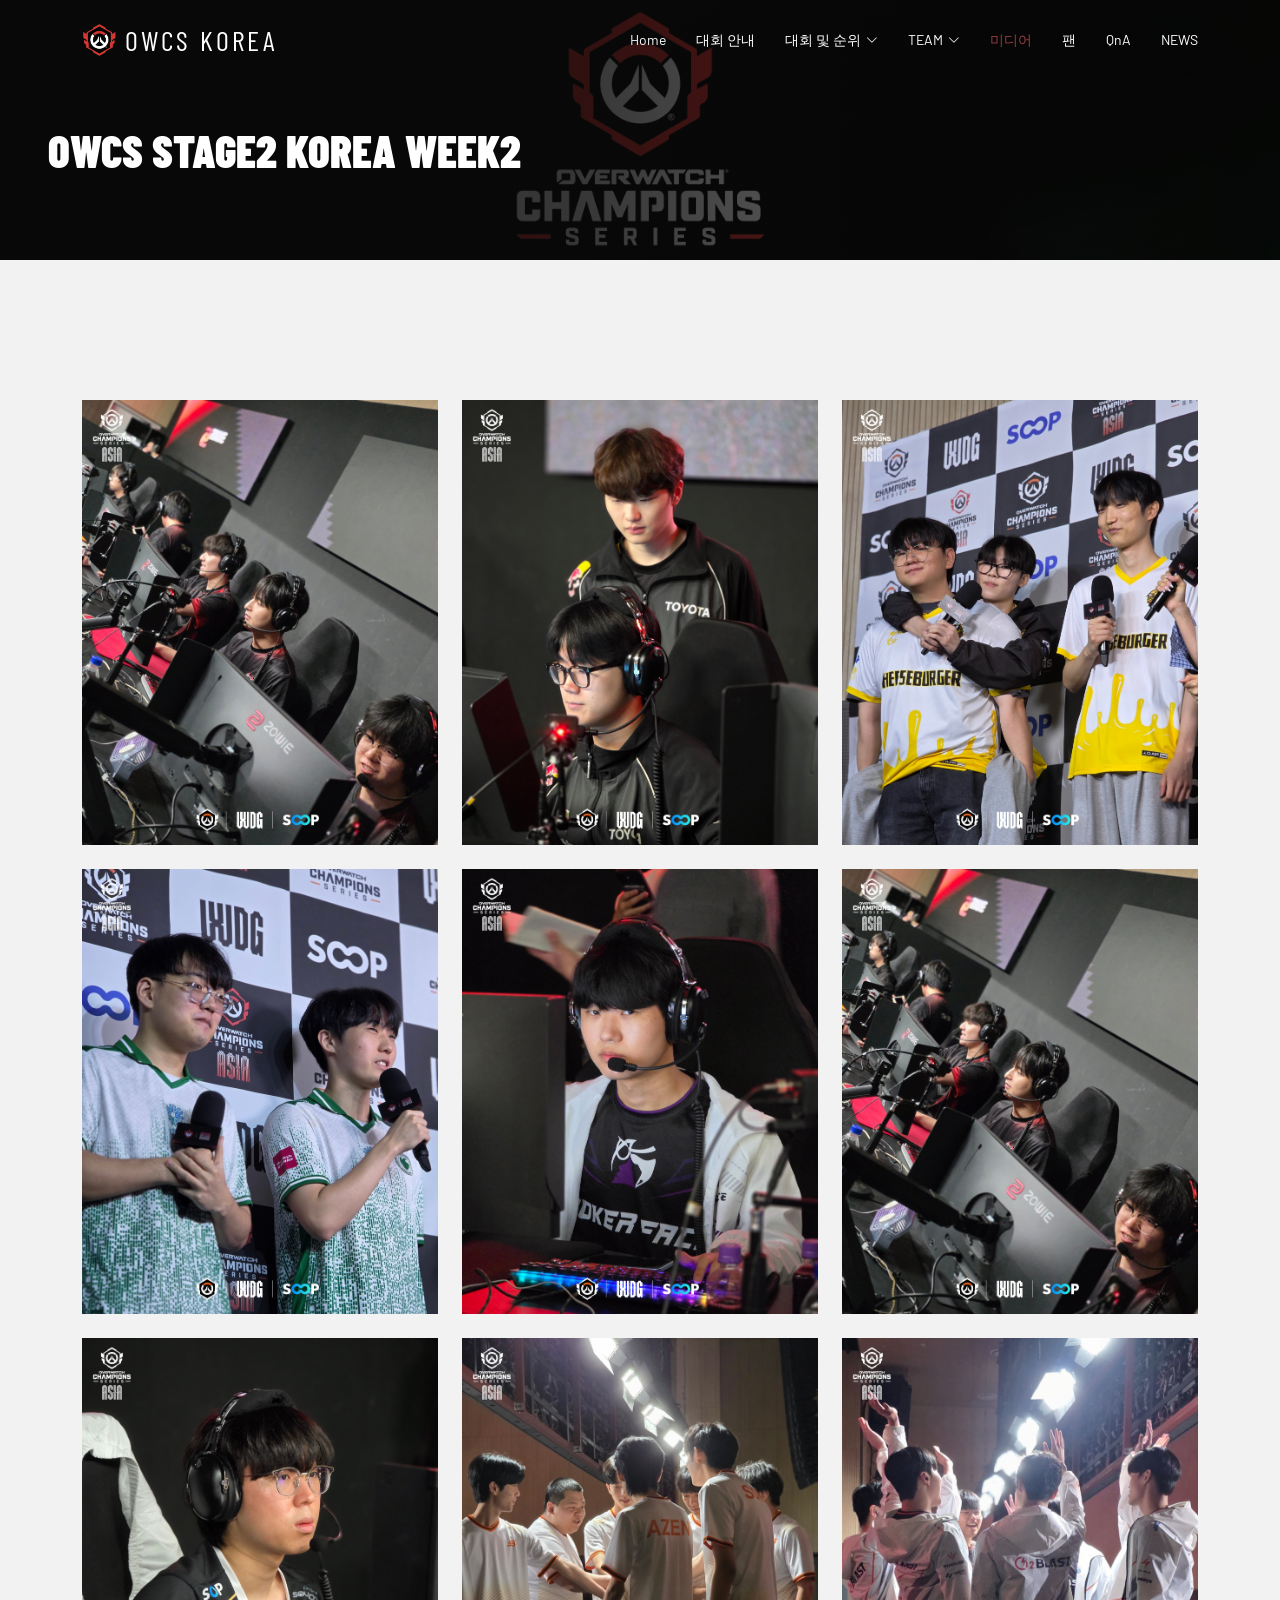
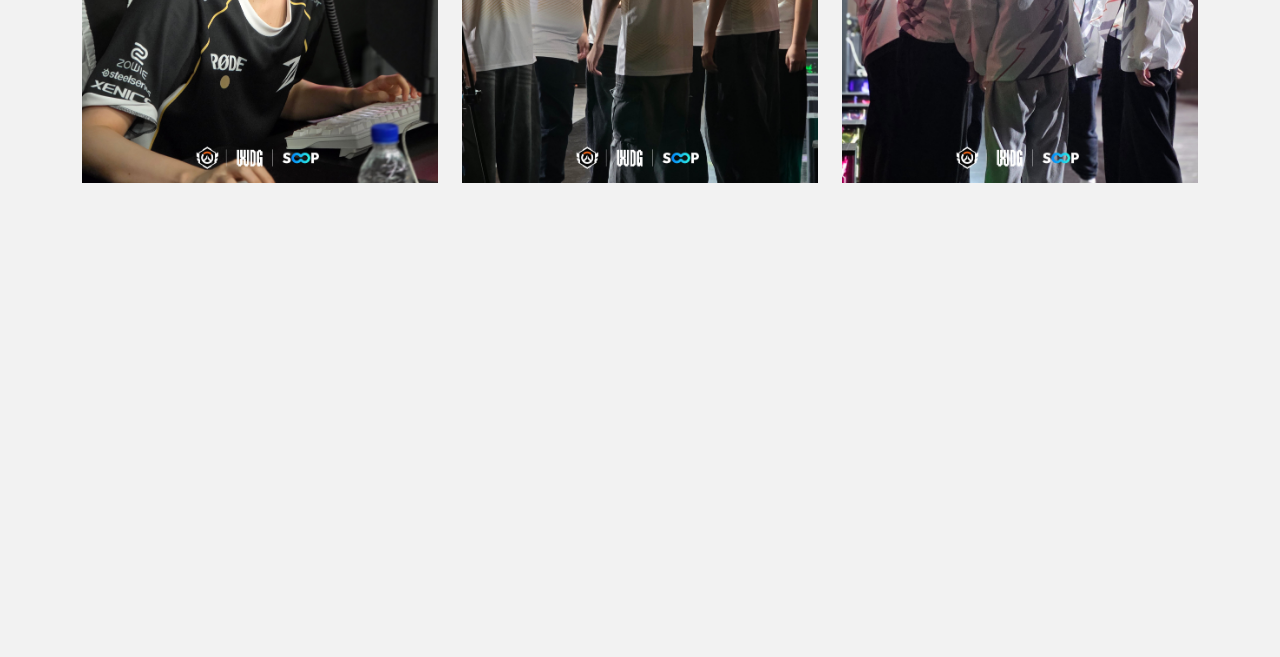
<file: media-stage2-week2.html>
﻿<!DOCTYPE html>
<html lang="en">

<head>
  <meta charset="utf-8">
  <meta content="width=device-width, initial-scale=1.0" name="viewport">

  <title>OWCS KOREA | Media ditails</title>
  <meta content="" name="description">
  <meta content="" name="keywords">

  <!-- Favicons -->
  <link href="assets/img/favicon.png" rel="icon">
  <link href="assets/img/apple-touch-icon.png" rel="apple-touch-icon">

  <!-- Google Fonts -->
  <link href="https://fonts.googleapis.com/css2?family=Barlow+Condensed:ital,wght@0,400;0,600;0,700;0,800;0,900;1,700;1,800;1,900&family=Barlow:ital,wght@0,300;0,400;0,500;0,600;0,700;0,800;1,700&display=swap" rel="stylesheet">

  <!-- Vendor CSS Files -->
  <link href="assets/vendor/animate.css/animate.min.css" rel="stylesheet">
  <link href="assets/vendor/aos/aos.css" rel="stylesheet">
  <link href="assets/vendor/bootstrap/css/bootstrap.min.css" rel="stylesheet">
  <link href="assets/vendor/bootstrap-icons/bootstrap-icons.css" rel="stylesheet">
  <link href="assets/vendor/boxicons/css/boxicons.min.css" rel="stylesheet">
  <link href="assets/vendor/glightbox/css/glightbox.min.css" rel="stylesheet">
  <link href="assets/vendor/swiper/swiper-bundle.min.css" rel="stylesheet">

  <!-- Template Main CSS File -->
  <link href="assets/css/style.css" rel="stylesheet">


  <!-- =======================================================
  * Template Name: OWCS KOREA
  * Template URL: https://bootstrapmade.com/free-bootstrap-template-corporate-moderna/
  * Updated: May 7 2024 with Bootstrap v5.3.3
  * Author: BootstrapMade.com
  * License: https://bootstrapmade.com/license/
  ======================================================== -->
</head>

<body>

  <!-- ======= Header ======= -->
  <header id="header" class="fixed-top d-flex align-items-center header-transparent">
    <div class="container d-flex justify-content-between align-items-center">

      <div class="logo">
        <h1 class="text-light">
          <a href="index.html" class="d-flex align-items-center text-decoration-none">
            <img src="assets/img/owcs logo.png" alt="OWCS Logo" class="img-fluid me-2" style="max-height: 35px;">
            <span>OWCS KOREA</span></a></h1>
      </div>

      <nav id="navbar" class="navbar">
        <ul>
          <li><a class="dropdown" href="index.html">Home</a></li>
          <li><a href="about.html">대회 안내</a></li>
          <li class="dropdown"><a href="#"><span>대회 및 순위</span> <i class="bi bi-chevron-down"></i></a>
            <ul>
              <li class="dropdown"><a href="#"><span>STAGE1</span> <i class="bi bi-chevron-right"></i></a>
                <ul>
                  <li><a href="rank.html">KOREA</a></li>
                  <li><a href="#">ASIA</a></li>
                  <li><a href="#">CHAMPIONS CLASH</a></li>
                </ul>
              </li>
              <li class="dropdown"><a href="#"><span>STAGE2</span> <i class="bi bi-chevron-right"></i></a>
                <ul>
                  <li><a href="#">KOREA</a></li>
                  <li><a href="#">ASIA</a></li>
                  <li><a href="#">MIDSEASON CHAMPIONSHIP</a></li>
                </ul>
              </li>
              <li class="dropdown"><a href="#"><span>STAGE3</span> <i class="bi bi-chevron-right"></i></a>
                <ul>
                  <li><a href="#">KOREA</a></li>
                  <li><a href="#">ASIA</a></li>
                  <li><a href="#">WORLD FINALS</a></li>
                </ul>
              </li>
            </ul>
          </li>
          <li class="dropdown"><a href="team.html"><span>TEAM</span> <i class="bi bi-chevron-down"></i></a>
            <ul>
              <li><a href="team-cr.html">CRAZY RACOON</a></li>
              <li><a href="#">ZETA DIVISON</a></li>
              <li><a href="#">T1</a></li>
              <li><a href="#">TEAM FALCONS</a></li>
              <li><a href="#">RODE ZANSIDE GAMING</a></li>
              <li><a href="#">POKER FACE</a></li>
              <li><a href="#">CHEESEBURGER</a></li>
              <li><a href="#">O2 BLAST</a></li>
              <li><a href="#">SUPERBAD</a></li>
            </ul>

          <li><a href="media.html" class="active">미디어</a></li>
          <li><a href="fan.html">팬</a></li>
          <li><a href="qna.html">QnA</a></li>
          <li><a href="news.html">NEWS</a></li>
        </ul>
        <i class="bi bi-list mobile-nav-toggle"></i>
      </nav><!-- .navbar -->

    </div>
  </header><!-- End Header -->

<!-- ======= Wide banner Section ======= -->
  <section id="fan-banner">
    <div class="container-fluid px-lg-5">
      <div class="row align-items-center">
        <div class="col-lg-8">
          <h1 class="mb-2">OWCS STAGE2 KOREA WEEK2</h1>
        </div>
      </div>
    </div>
  </section>
<!-- END Wide banner Section -->


<main id="main">

    <!-- ======= Portfolio Section ======= -->
    <section class="portfolio">
      <div class="container">

        <div class="row portfolio-container" data-aos="fade-up" data-aos-easing="ease-in-out" data-aos-duration="500">
           
          <div class="col-lg-4 col-md-6 portfolio-wrap filter-app mb-4">
              <img src="assets/img/media/stage2/20260612_070503.jpg" class="img-fluid" alt="">
          </div>

          <div class="col-lg-4 col-md-6 portfolio-wrap filter-app mb-4">
              <img src="assets/img/media/stage2/20260612_070433.jpg" class="img-fluid" alt="">
          </div>

          <div class="col-lg-4 col-md-6 portfolio-wrap filter-app mb-4">
              <img src="assets/img/media/stage2/20260612_070436.jpg" class="img-fluid" alt="">
          </div>

          <div class="col-lg-4 col-md-6 portfolio-wrap filter-app mb-4">
              <img src="assets/img/media/stage2/20260612_070441 (1).jpg" class="img-fluid" alt="">
          </div>

          <div class="col-lg-4 col-md-6 portfolio-wrap filter-app mb-4">
              <img src="assets/img/media/stage2/20260612_070442.jpg" class="img-fluid" alt="">
          </div>

          <div class="col-lg-4 col-md-6 portfolio-wrap filter-app mb-4">
              <img src="assets/img/media/stage2/20260612_070503.jpg" class="img-fluid" alt="">
          </div>

          <div class="col-lg-4 col-md-6 portfolio-wrap filter-app mb-4">
              <img src="assets/img/media/stage2/20260612_070447 (1).jpg" class="img-fluid" alt="">
          </div>

          <div class="col-lg-4 col-md-6 portfolio-wrap filter-app mb-4">
              <img src="assets/img/media/stage2/20260612_070450.jpg" class="img-fluid" alt="">
          </div>

          <div class="col-lg-4 col-md-6 portfolio-wrap filter-app mb-4">
              <img src="assets/img/media/stage2/20260612_070513.jpg" class="img-fluid" alt="">
          </div>

        </div>

      </div>
    </section><!-- End Portfolio Section -->

  </main><!-- End #main -->

  <!-- ======= Footer ======= -->
   <footer id="footer" data-aos="fade-up" data-aos-easing="ease-in-out" data-aos-duration="500">

  <div class="footer-top">
    <div class="container">
      <div class="row">

        <div class="col-12 footer-links mb-4">
          <ul class="d-flex flex-wrap justify-content-center align-items-center gap-4 list-unstyled mb-0">
            <li><a href="index.html">HOME</a></li>
            <li><a href="about.html">대회 안내</a></li>
            <li><a href="rank.html">대회 및 순위</a></li>
            <li><a href="team.html">TEAM</a></li>
            <li><a href="media.html">미디어</a></li>
            <li><a href="fan.html">팬</a></li>
            <li><a href="qna.html">QnA</a></li>
            <li><a href="news.html">NEWS</a></li>
          </ul>
        </div>

        <div class="col-12 text-center mb-2">
          <div class="footer-social-links d-flex justify-content-center gap-4">
            <a href="https://www.instagram.com/ow_esports_kr" target="_blank" class="fs-3"><i class="bi bi-instagram"></i></a>
            <a href="https://x.com/OW_Esports_Asia" target="_blank" class="fs-3"><i class="bi bi-twitter-x"></i></a>
            <a href="https://www.youtube.com/@ow_esports_kr" target="_blank" class="fs-3"><i class="bi bi-youtube"></i></a>
          </div>
        </div>

      </div>
    </div>
  </div>

  <div class="container">
    <div class="copyright text-white-50"> &copy; Copyright <strong><span>OWCS KR</span></strong>. All Rights Reserved
    </div>
    <div class="credits text-white-50">
      Designed by <a href="https://bootstrapmade.com/" class="text-white-50 text-decoration-underline">BootstrapMade</a>
    </div>
  </div>
</footer>
  <!-- End Footer -->

  <a href="#" class="back-to-top d-flex align-items-center justify-content-center"><i class="bi bi-arrow-up-short"></i></a>

  <!-- Vendor JS Files -->
  <script src="assets/vendor/purecounter/purecounter_vanilla.js"></script>
  <script src="assets/vendor/aos/aos.js"></script>
  <script src="assets/vendor/bootstrap/js/bootstrap.bundle.min.js"></script>
  <script src="assets/vendor/glightbox/js/glightbox.min.js"></script>
  <script src="assets/vendor/isotope-layout/isotope.pkgd.min.js"></script>
  <script src="assets/vendor/swiper/swiper-bundle.min.js"></script>
  <script src="assets/vendor/waypoints/noframework.waypoints.js"></script>
  <script src="assets/vendor/php-email-form/validate.js"></script>

  <!-- Template Main JS File -->
  <script src="assets/js/main.js"></script>

</body>

</html>
</file>
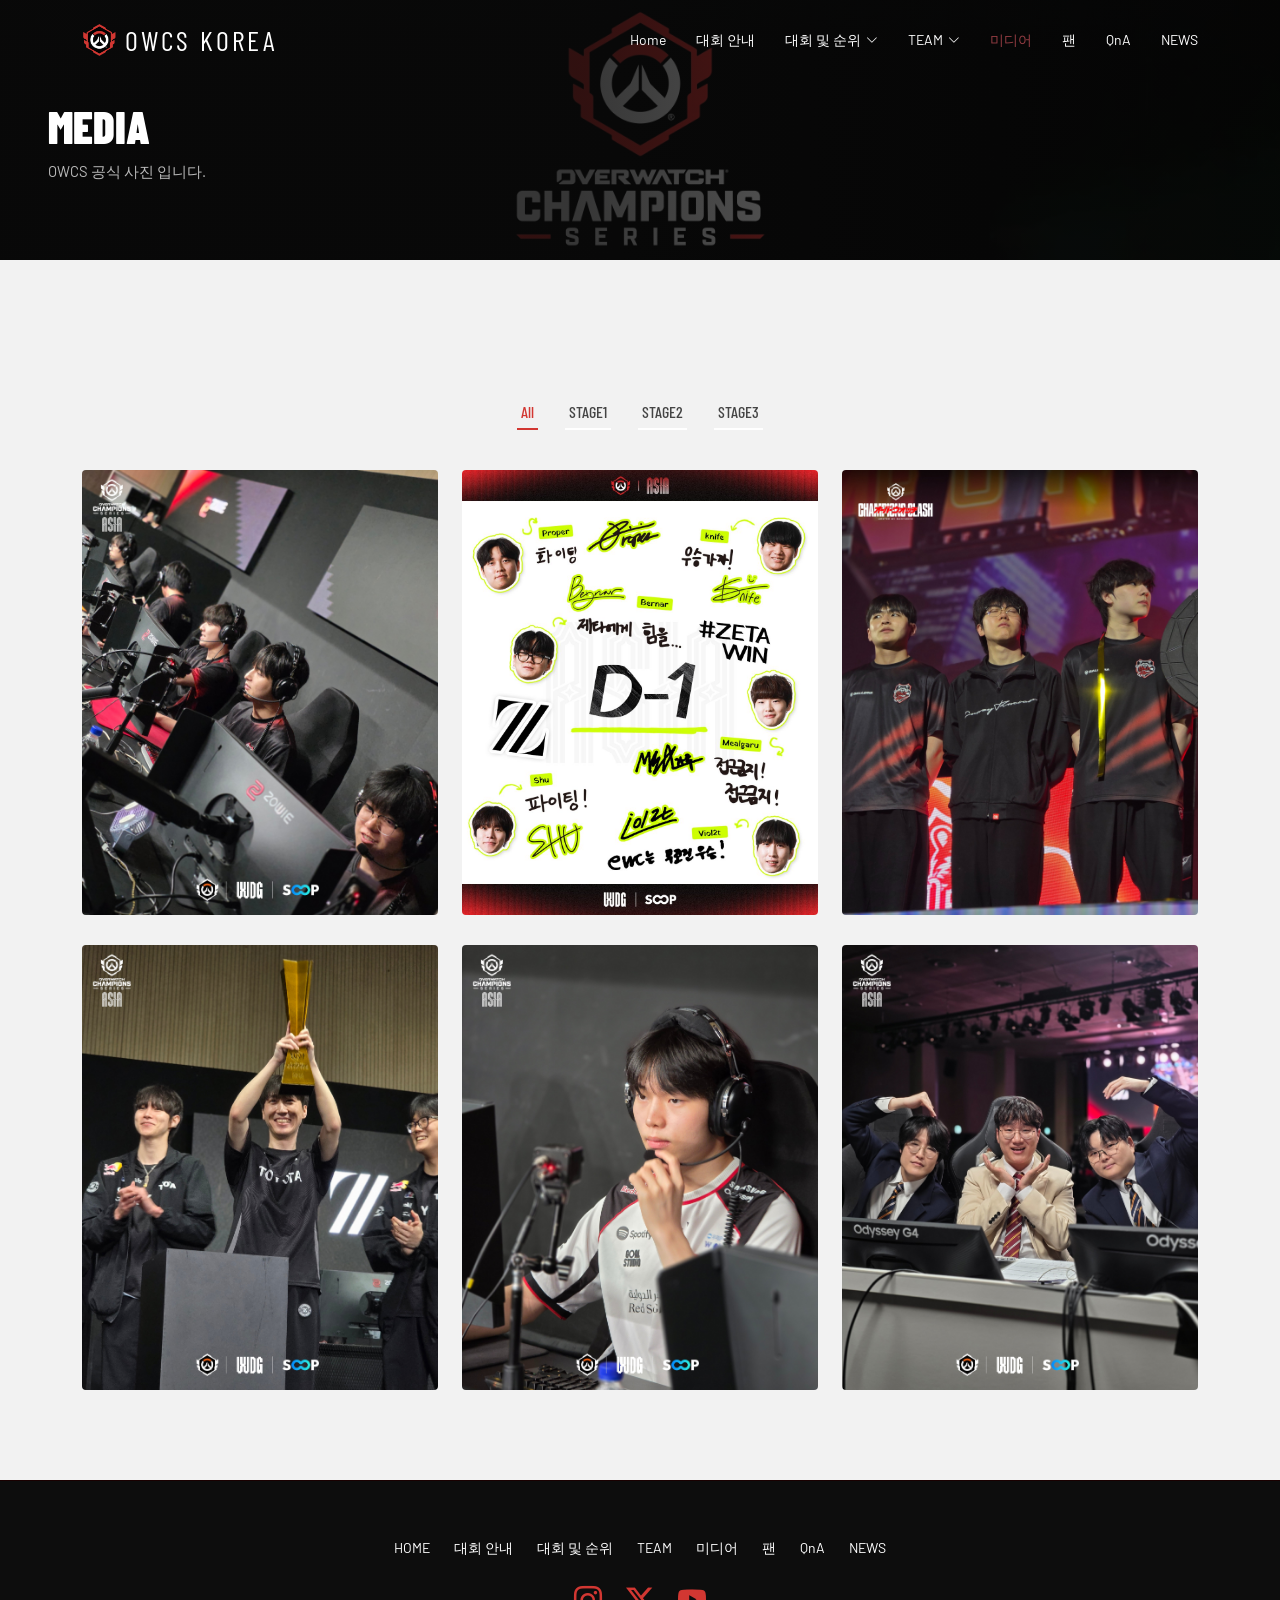
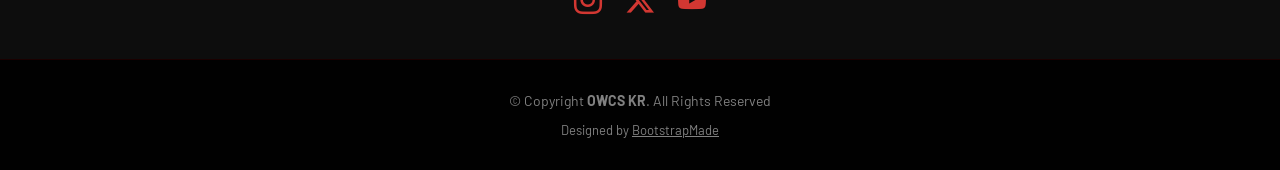
<file: media.html>
﻿<!DOCTYPE html>
<html lang="en">

<head>
  <meta charset="utf-8">
  <meta content="width=device-width, initial-scale=1.0" name="viewport">

  <title>OWCS KOREA | Media</title>
  <meta content="" name="description">
  <meta content="" name="keywords">

  <!-- Favicons -->
  <link href="assets/img/favicon.png" rel="icon">
  <link href="assets/img/apple-touch-icon.png" rel="apple-touch-icon">

  <!-- Google Fonts -->
  <link href="https://fonts.googleapis.com/css2?family=Barlow+Condensed:ital,wght@0,400;0,600;0,700;0,800;0,900;1,700;1,800;1,900&family=Barlow:ital,wght@0,300;0,400;0,500;0,600;0,700;0,800;1,700&display=swap" rel="stylesheet">

  <!-- Vendor CSS Files -->
  <link href="assets/vendor/animate.css/animate.min.css" rel="stylesheet">
  <link href="assets/vendor/aos/aos.css" rel="stylesheet">
  <link href="assets/vendor/bootstrap/css/bootstrap.min.css" rel="stylesheet">
  <link href="assets/vendor/bootstrap-icons/bootstrap-icons.css" rel="stylesheet">
  <link href="assets/vendor/boxicons/css/boxicons.min.css" rel="stylesheet">
  <link href="assets/vendor/glightbox/css/glightbox.min.css" rel="stylesheet">
  <link href="assets/vendor/swiper/swiper-bundle.min.css" rel="stylesheet">

  <!-- Template Main CSS File -->
  <link href="assets/css/style.css" rel="stylesheet">


  <!-- =======================================================
  * Template Name: OWCS KOREA
  * Template URL: https://bootstrapmade.com/free-bootstrap-template-corporate-moderna/
  * Updated: May 7 2024 with Bootstrap v5.3.3
  * Author: BootstrapMade.com
  * License: https://bootstrapmade.com/license/
  ======================================================== -->
</head>

<body>

  <!-- ======= Header ======= -->
  <header id="header" class="fixed-top d-flex align-items-center header-transparent">
    <div class="container d-flex justify-content-between align-items-center">

      <div class="logo">
        <h1 class="text-light">
          <a href="index.html" class="d-flex align-items-center text-decoration-none">
            <img src="assets/img/owcs logo.png" alt="OWCS Logo" class="img-fluid me-2" style="max-height: 35px;">
            <span>OWCS KOREA</span></a></h1>
      </div>

      <nav id="navbar" class="navbar">
        <ul>
          <li><a class="dropdown" href="index.html">Home</a></li>
          <li><a href="about.html">대회 안내</a></li>
          <li class="dropdown"><a href="#"><span>대회 및 순위</span> <i class="bi bi-chevron-down"></i></a>
            <ul>
              <li class="dropdown"><a href="#"><span>STAGE1</span> <i class="bi bi-chevron-right"></i></a>
                <ul>
                  <li><a href="rank.html">KOREA</a></li>
                  <li><a href="#">ASIA</a></li>
                  <li><a href="#">CHAMPIONS CLASH</a></li>
                </ul>
              </li>
              <li class="dropdown"><a href="#"><span>STAGE2</span> <i class="bi bi-chevron-right"></i></a>
                <ul>
                  <li><a href="#">KOREA</a></li>
                  <li><a href="#">ASIA</a></li>
                  <li><a href="#">MIDSEASON CHAMPIONSHIP</a></li>
                </ul>
              </li>
              <li class="dropdown"><a href="#"><span>STAGE3</span> <i class="bi bi-chevron-right"></i></a>
                <ul>
                  <li><a href="#">KOREA</a></li>
                  <li><a href="#">ASIA</a></li>
                  <li><a href="#">WORLD FINALS</a></li>
                </ul>
              </li>
            </ul>
          </li>
          <li class="dropdown"><a href="team.html"><span>TEAM</span> <i class="bi bi-chevron-down"></i></a>
            <ul>
              <li><a href="team-cr.html">CRAZY RACOON</a></li>
              <li><a href="#">ZETA DIVISON</a></li>
              <li><a href="#">T1</a></li>
              <li><a href="#">TEAM FALCONS</a></li>
              <li><a href="#">RODE ZANSIDE GAMING</a></li>
              <li><a href="#">POKER FACE</a></li>
              <li><a href="#">CHEESEBURGER</a></li>
              <li><a href="#">O2 BLAST</a></li>
              <li><a href="#">SUPERBAD</a></li>
            </ul>

          <li><a href="media.html" class="active">미디어</a></li>
          <li><a href="fan.html">팬</a></li>
          <li><a href="qna.html">QnA</a></li>
          <li><a href="news.html">NEWS</a></li>
        </ul>
        <i class="bi bi-list mobile-nav-toggle"></i>
      </nav><!-- .navbar -->

    </div>
  </header><!-- End Header -->

<!-- ======= Wide banner Section ======= -->
  <section id="fan-banner">
    <div class="container-fluid px-lg-5">
      <div class="row align-items-center">
        <div class="col-lg-8">
          <h1 class="mb-2">MEDIA</h1>
          <p class="banner-desc mb-4">
            OWCS 공식 사진 입니다.
          </p>
        </div>
      </div>
    </div>
  </section>
<!-- END Wide banner Section -->

<main id="main">

    <!-- ======= Portfolio Section ======= -->
    <section class="portfolio">
      <div class="container">

        <div class="row">
          <div class="col-lg-12">
            <ul id="portfolio-flters">
              <li data-filter="*" class="filter-active">All</li>
              <li data-filter=".filter-app">STAGE1</li>
              <li data-filter=".filter-card">STAGE2</li>
              <li data-filter=".filter-web">STAGE3</li>
            </ul>
          </div>
        </div>

        <div class="row portfolio-container" data-aos="fade-up" data-aos-easing="ease-in-out" data-aos-duration="500">

          <div class="col-lg-4 col-md-6 portfolio-wrap filter-card">
            <div class="portfolio-item">
              <img src="assets/img/media/stage2/20260612_070503.jpg" class="img-fluid" alt="070503">
              <div class="portfolio-info">
                <h3>STAGE2</h3>
                <div>
                  <a href="assets/img/media/stage2/20260612_070503.jpg" data-gallery="portfolioGallery" class="portfolio-lightbox" title="STAGE2"><i class="bx bx-plus"></i></a>
                  <a href="media-stage2-week2.html" title="Portfolio Details"><i class="bx bx-link"></i></a>
                </div>
              </div>
            </div>
          </div>

          <div class="col-lg-4 col-md-6 portfolio-wrap filter-card">
            <div class="portfolio-item">
              <img src="assets/img/media/20260612_072510.jpg" class="img-fluid" alt="072510">
              <div class="portfolio-info">
                <h3>STAGE2</h3>
                <div>
                  <a href="assets/img/media/20260612_072510.jpg" data-gallery="portfolioGallery" class="portfolio-lightbox" title="STAGE2"><i class="bx bx-plus"></i></a>
                  <a href="#" title="Portfolio Details"><i class="bx bx-link"></i></a>
                </div>
              </div>
            </div>
          </div>

          <div class="col-lg-4 col-md-6 portfolio-wrap filter-app">
            <div class="portfolio-item">
              <img src="assets/img/media/20260612_072544.jpg" class="img-fluid" alt="072544">
              <div class="portfolio-info">
                <h3>STAGE1</h3>
                <div>
                  <a href="assets/img/media/20260612_072544.jpg" data-gallery="portfolioGallery" class="portfolio-lightbox" title="STAGE1"><i class="bx bx-plus"></i></a>
                  <a href="#" title="Portfolio Details"><i class="bx bx-link"></i></a>
                </div>
              </div>
            </div>
          </div>

          <div class="col-lg-4 col-md-6 portfolio-wrap filter-app">
            <div class="portfolio-item">
              <img src="assets/img/media/20260612_072619.jpg" class="img-fluid" alt="072619">
              <div class="portfolio-info">
                <h3>STAGE1</h3>
                <div>
                  <a href="assets/img/media/20260612_072619.jpg" data-gallery="portfolioGallery" class="portfolio-lightbox" title="STAGE1"><i class="bx bx-plus"></i></a>
                  <a href="#" title="Portfolio Details"><i class="bx bx-link"></i></a>
                </div>
              </div>
            </div>
          </div>

          <div class="col-lg-4 col-md-6 portfolio-wrap filter-web">
            <div class="portfolio-item">
              <img src="assets/img/media/20260612_072649.jpg" class="img-fluid" alt="072649">
              <div class="portfolio-info">
                <h3>STAGE1</h3>
                <div>
                  <a href="assets/img/media/20260612_072649.jpg" data-gallery="portfolioGallery" class="portfolio-lightbox" title="STAGE1"><i class="bx bx-plus"></i></a>
                  <a href="#" title="Portfolio Details"><i class="bx bx-link"></i></a>
                </div>
              </div>
            </div>
          </div>

          <div class="col-lg-4 col-md-6 portfolio-wrap filter-web">
            <div class="portfolio-item">
              <img src="assets/img/media/20260612_072655.jpg" class="img-fluid" alt="072655">
              <div class="portfolio-info">
                <h3>STAGE1</h3>
                <div>
                  <a href="assets/img/media/20260612_072655.jpg" data-gallery="portfolioGallery" class="portfolio-lightbox" title="STAGE1"><i class="bx bx-plus"></i></a>
                  <a href="#" title="Portfolio Details"><i class="bx bx-link"></i></a>
                </div>
              </div>
            </div>
          </div>

        </div>

      </div>
    </section><!-- End Portfolio Section -->

  </main><!-- End #main -->

  <!-- ======= Footer ======= -->
   <footer id="footer" data-aos="fade-up" data-aos-easing="ease-in-out" data-aos-duration="500">

  <div class="footer-top">
    <div class="container">
      <div class="row">

        <div class="col-12 footer-links mb-4">
          <ul class="d-flex flex-wrap justify-content-center align-items-center gap-4 list-unstyled mb-0">
            <li><a href="index.html">HOME</a></li>
            <li><a href="about.html">대회 안내</a></li>
            <li><a href="rank.html">대회 및 순위</a></li>
            <li><a href="team.html">TEAM</a></li>
            <li><a href="media.html">미디어</a></li>
            <li><a href="fan.html">팬</a></li>
            <li><a href="qna.html">QnA</a></li>
            <li><a href="news.html">NEWS</a></li>
          </ul>
        </div>

        <div class="col-12 text-center mb-2">
          <div class="footer-social-links d-flex justify-content-center gap-4">
            <a href="https://www.instagram.com/ow_esports_kr" target="_blank" class="fs-3"><i class="bi bi-instagram"></i></a>
            <a href="https://x.com/OW_Esports_Asia" target="_blank" class="fs-3"><i class="bi bi-twitter-x"></i></a>
            <a href="https://www.youtube.com/@ow_esports_kr" target="_blank" class="fs-3"><i class="bi bi-youtube"></i></a>
          </div>
        </div>

      </div>
    </div>
  </div>

  <div class="container">
    <div class="copyright text-white-50"> &copy; Copyright <strong><span>OWCS KR</span></strong>. All Rights Reserved
    </div>
    <div class="credits text-white-50">
      Designed by <a href="https://bootstrapmade.com/" class="text-white-50 text-decoration-underline">BootstrapMade</a>
    </div>
  </div>
</footer>
  <!-- End Footer -->

  <a href="#" class="back-to-top d-flex align-items-center justify-content-center"><i class="bi bi-arrow-up-short"></i></a>

  <!-- Vendor JS Files -->
  <script src="assets/vendor/purecounter/purecounter_vanilla.js"></script>
  <script src="assets/vendor/aos/aos.js"></script>
  <script src="assets/vendor/bootstrap/js/bootstrap.bundle.min.js"></script>
  <script src="assets/vendor/glightbox/js/glightbox.min.js"></script>
  <script src="assets/vendor/isotope-layout/isotope.pkgd.min.js"></script>
  <script src="assets/vendor/swiper/swiper-bundle.min.js"></script>
  <script src="assets/vendor/waypoints/noframework.waypoints.js"></script>
  <script src="assets/vendor/php-email-form/validate.js"></script>

  <!-- Template Main JS File -->
  <script src="assets/js/main.js"></script>

</body>

</html>
</file>
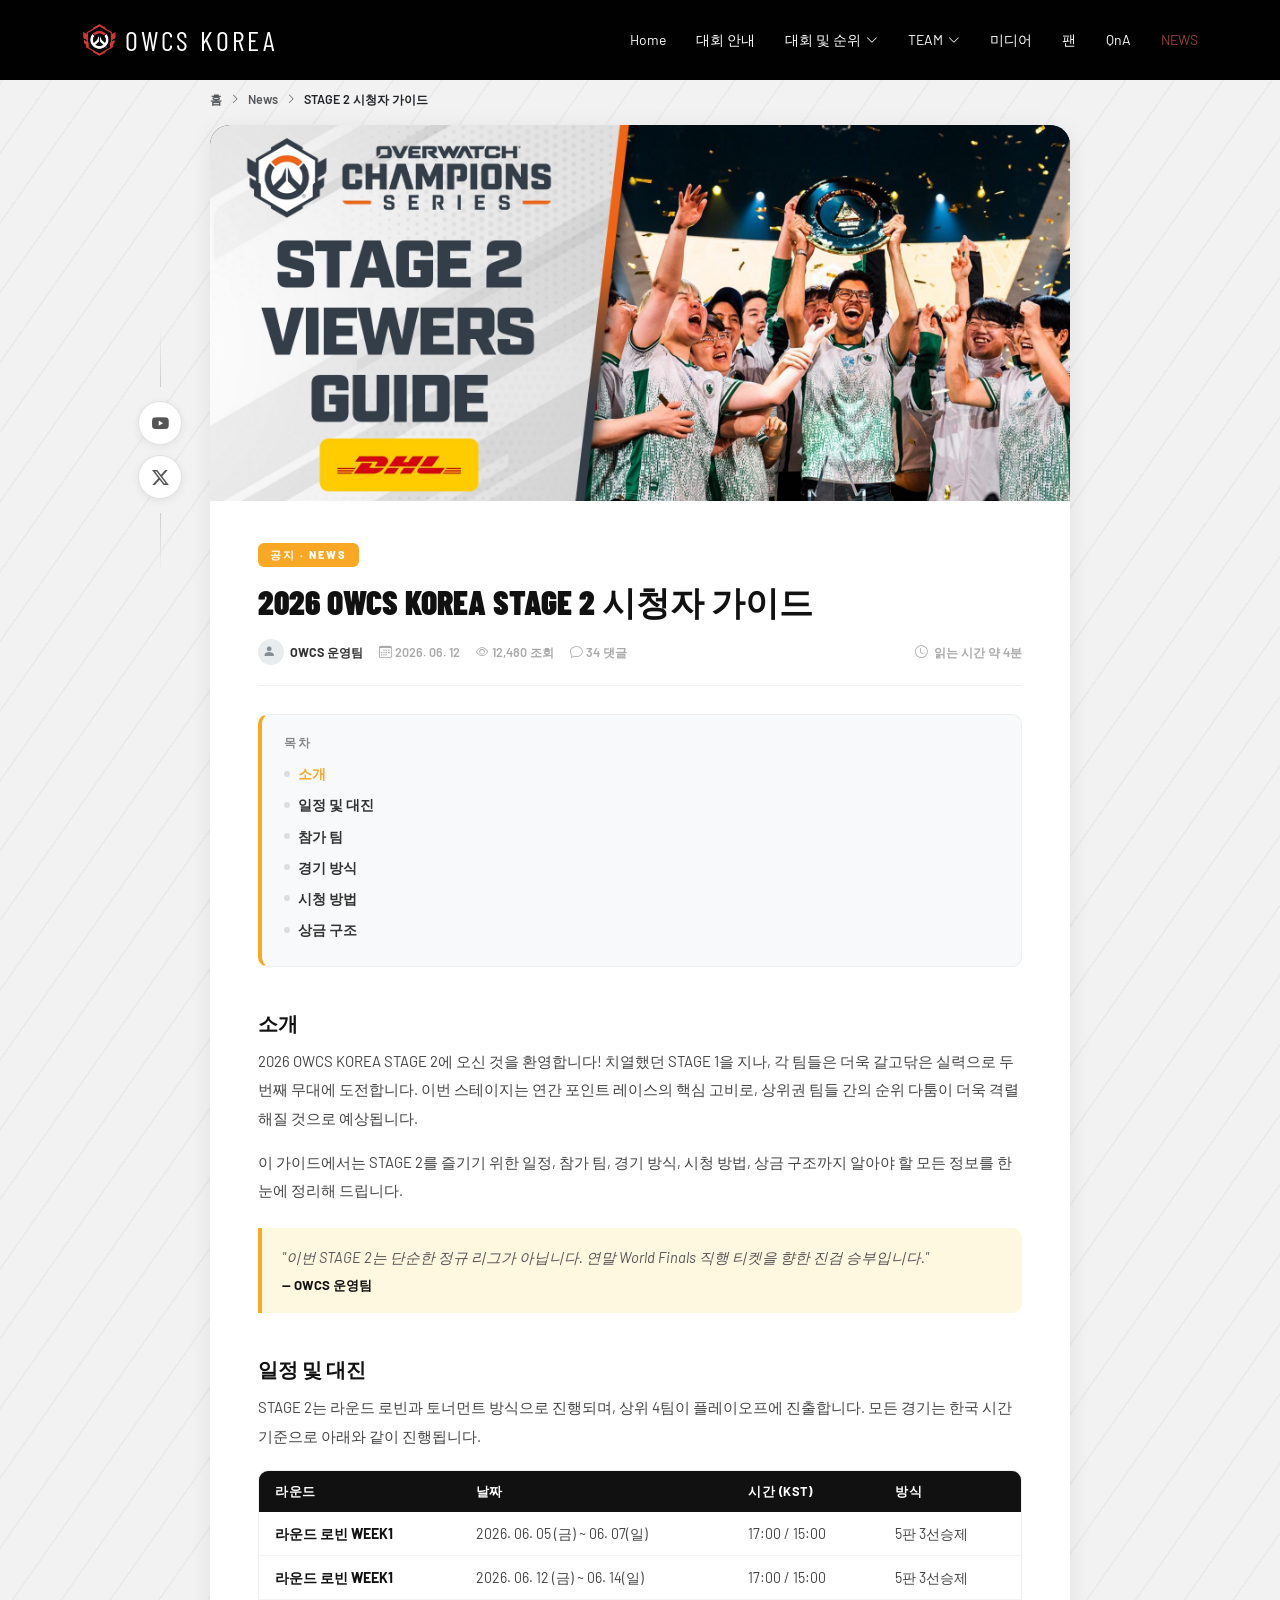
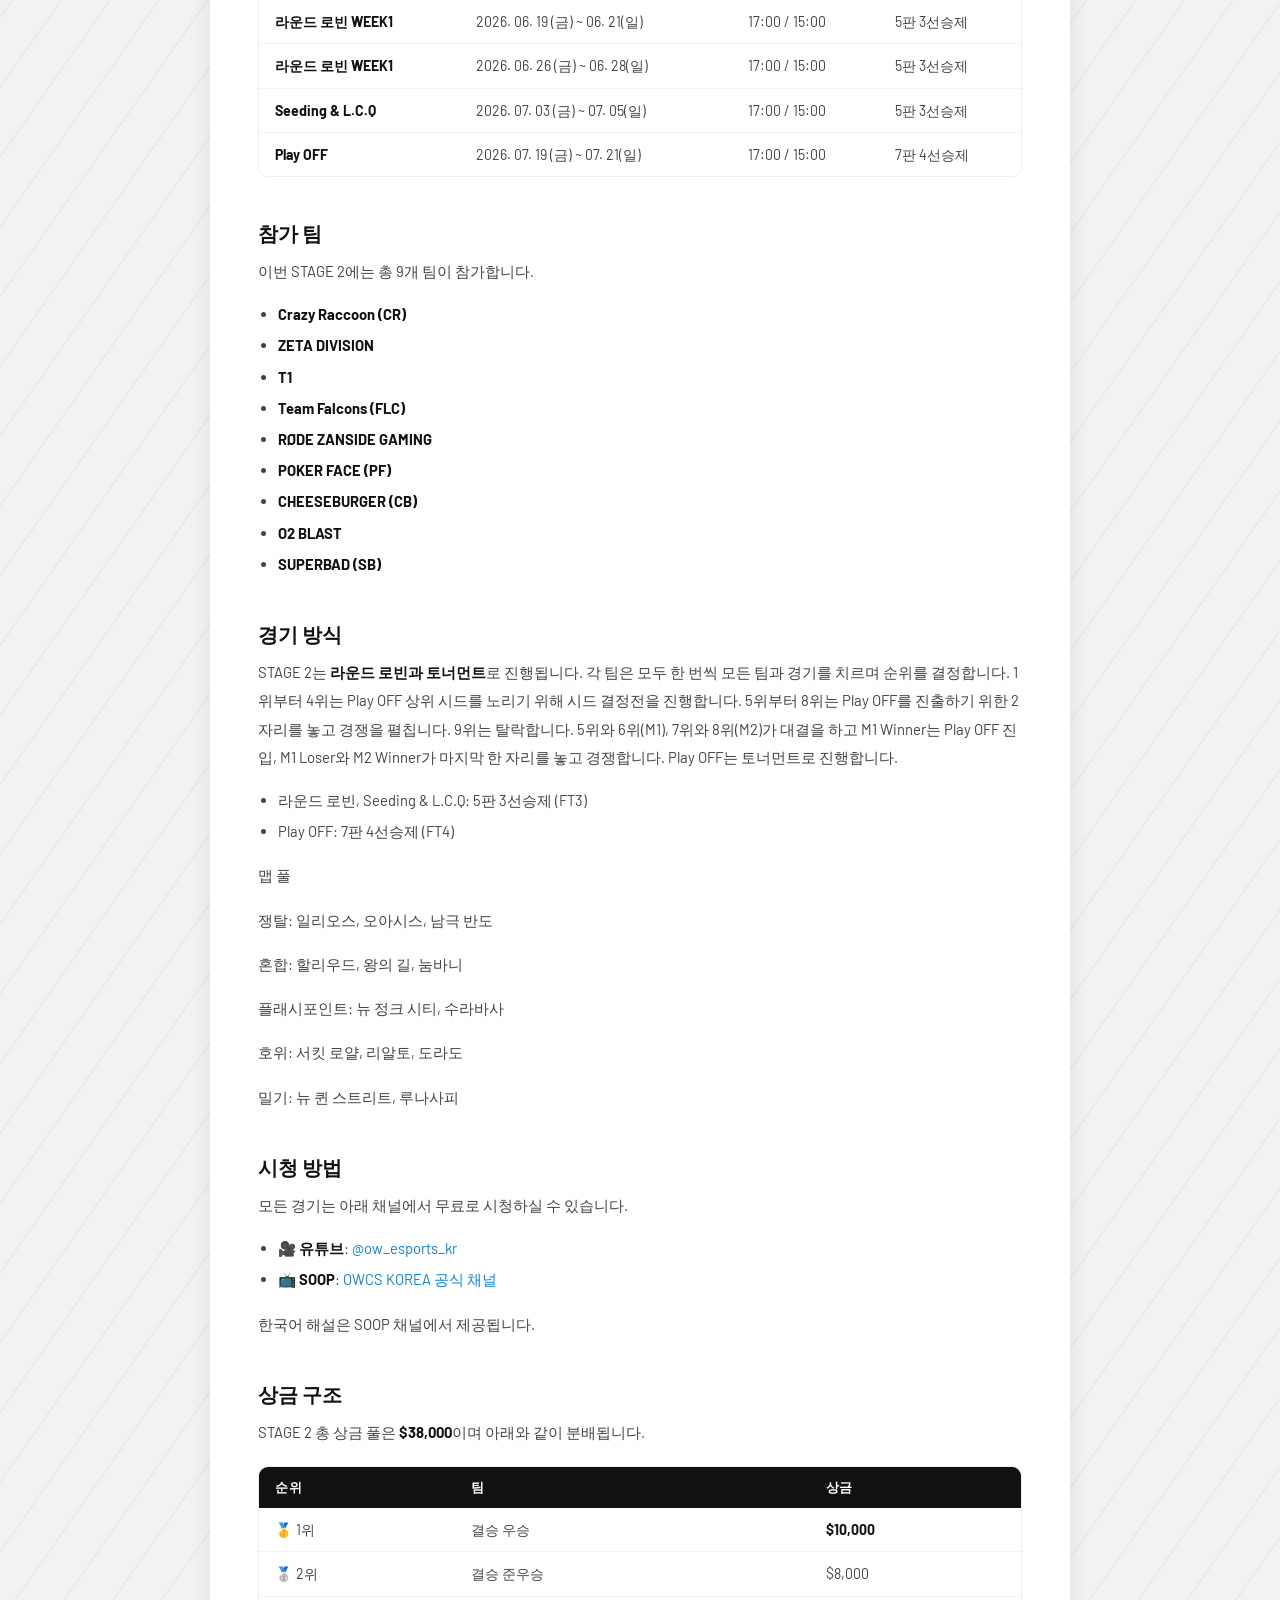
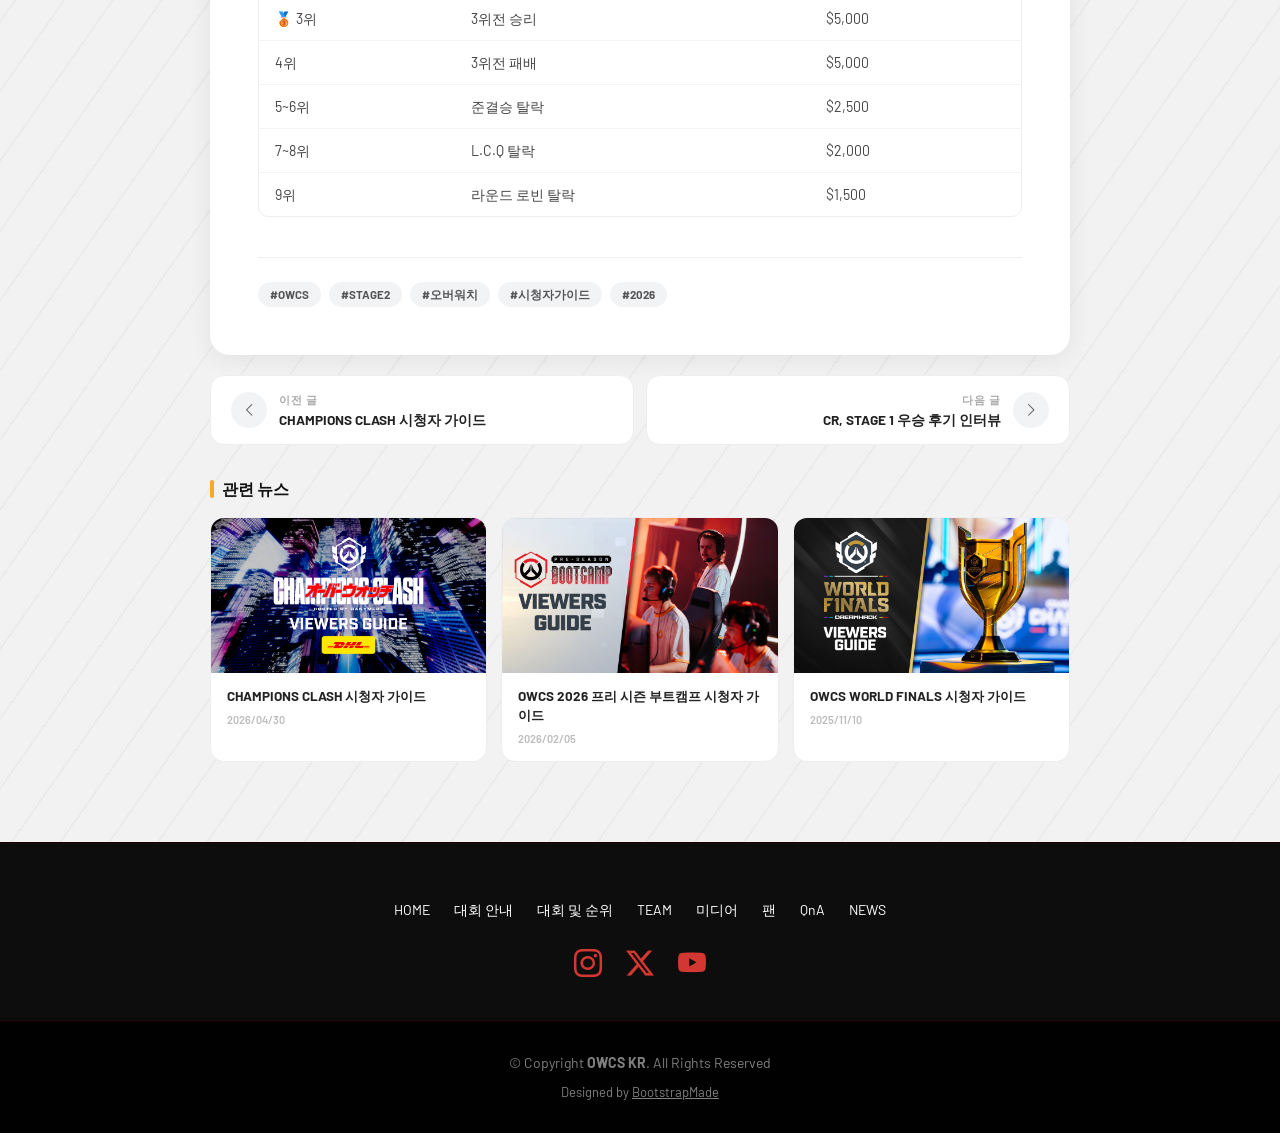
<file: news-1.html>
﻿<!DOCTYPE html>
<html lang="ko">

<head>
  <meta charset="utf-8">
  <meta content="width=device-width, initial-scale=1.0" name="viewport">
  <title>OWCS KOREA | NEWS</title>

  <link href="assets/img/favicon.png" rel="icon">
  <link href="assets/img/apple-touch-icon.png" rel="apple-touch-icon">
  <link href="https://fonts.googleapis.com/css2?family=Barlow+Condensed:ital,wght@0,400;0,600;0,700;0,800;0,900;1,700;1,800;1,900&family=Barlow:ital,wght@0,300;0,400;0,500;0,600;0,700;0,800;1,700&display=swap" rel="stylesheet">
  <link href="assets/vendor/animate.css/animate.min.css" rel="stylesheet">
  <link href="assets/vendor/aos/aos.css" rel="stylesheet">
  <link href="assets/vendor/bootstrap/css/bootstrap.min.css" rel="stylesheet">
  <link href="assets/vendor/bootstrap-icons/bootstrap-icons.css" rel="stylesheet">
  <link href="assets/vendor/boxicons/css/boxicons.min.css" rel="stylesheet">
  <link href="assets/vendor/glightbox/css/glightbox.min.css" rel="stylesheet">
  <link href="assets/vendor/swiper/swiper-bundle.min.css" rel="stylesheet">
  <link href="assets/css/style.css" rel="stylesheet">

</head>

<body>

  <!-- ======= Header ======= -->
  <header id="header" class="fixed-top d-flex align-items-center header-scrolled">
    <div class="container d-flex justify-content-between align-items-center">
      <div class="logo">
        <h1 class="text-light">
          <a href="index.html" class="d-flex align-items-center text-decoration-none">
            <img src="assets/img/owcs logo.png" alt="OWCS Logo" class="img-fluid me-2" style="max-height:35px;">
            <span>OWCS KOREA</span>
          </a>
        </h1>
      </div>
      <nav id="navbar" class="navbar">
        <ul>
          <li><a href="index.html">Home</a></li>
          <li><a href="about.html">대회 안내</a></li>
          <li class="dropdown"><a href="#"><span>대회 및 순위</span> <i class="bi bi-chevron-down"></i></a>
            <ul>
              <li class="dropdown"><a href="#"><span>STAGE1</span> <i class="bi bi-chevron-right"></i></a>
                <ul>
                  <li><a href="rank.html">KOREA</a></li>
                  <li><a href="#">ASIA</a></li>
                  <li><a href="#">CHAMPIONS CLASH</a></li>
                </ul>
              </li>
              <li class="dropdown"><a href="#"><span>STAGE2</span> <i class="bi bi-chevron-right"></i></a>
                <ul>
                  <li><a href="#">KOREA</a></li>
                  <li><a href="#">ASIA</a></li>
                  <li><a href="#">MIDSEASON CHAMPIONSHIP</a></li>
                </ul>
              </li>
              <li class="dropdown"><a href="#"><span>STAGE3</span> <i class="bi bi-chevron-right"></i></a>
                <ul>
                  <li><a href="#">KOREA</a></li>
                  <li><a href="#">ASIA</a></li>
                  <li><a href="#">WORLD FINALS</a></li>
                </ul>
              </li>
            </ul>
          </li>
          <li class="dropdown"><a href="team.html"><span>TEAM</span> <i class="bi bi-chevron-down"></i></a>
            <ul>
              <li><a href="team-cr.html">CRAZY RACCOON</a></li>
              <li><a href="#">ZETA DIVISION</a></li>
              <li><a href="#">T1</a></li>
              <li><a href="#">TEAM FALCONS</a></li>
              <li><a href="#">RØDE ZANSIDE GAMING</a></li>
              <li><a href="#">POKER FACE</a></li>
              <li><a href="#">CHEESEBURGER</a></li>
              <li><a href="#">O2 BLAST</a></li>
              <li><a href="#">SUPERBAD</a></li>
            </ul>
          </li>
          <li><a href="media.html">미디어</a></li>
          <li><a href="fan.html">팬</a></li>
          <li><a href="qna.html">QnA</a></li>
          <li><a class="active" href="news.html">NEWS</a></li>
        </ul>
        <i class="bi bi-list mobile-nav-toggle"></i>
      </nav>
    </div>
  </header>
  <!-- End Header -->

  <!-- ======= 왼쪽 플로팅 소셜 공유 ======= -->
  <div class="social-float">
    <div class="social-float-line"></div>
    <a class="social-float-btn youtube" href="#" title="youtube" onclick="share('youtube')">
      <i class="bi bi-youtube"></i>
    </a>
    <a class="social-float-btn twitter" href="#" title="X(Twitter) 공유" onclick="share('twitter')">
      <i class="bi bi-twitter-x"></i>
    </a>
    <div class="social-float-line-bot"></div>
  </div>

  <!-- ======= 뉴스 상세 페이지 ======= -->
  <div id="news-page">
    <div class="container-fluid px-3 px-lg-4">

      <!-- 브레드크럼 -->
      <div style="max-width:860px; margin:0 auto 16px;" class="d-flex align-items-center gap-2" style="font-size:0.78rem;">
        <a href="index-2.html" class="text-decoration-none text-muted" style="font-size:0.78rem; font-weight:600;">홈</a>
        <i class="bi bi-chevron-right text-muted" style="font-size:0.65rem;"></i>
        <a href="news.html" class="text-decoration-none text-muted" style="font-size:0.78rem; font-weight:600;">News</a>
        <i class="bi bi-chevron-right text-muted" style="font-size:0.65rem;"></i>
        <span class="text-dark fw-semibold" style="font-size:0.78rem;">STAGE 2 시청자 가이드</span>
      </div>

      <!-- ── 기사 카드 ── -->
      <div class="article-card">

        <!-- 썸네일 -->
        <div class="article-thumb-placeholder">
          <div class="thumb-deco"></div>
          <div class="thumb-deco-line"></div>
          <img src="assets/img/news/1.jpeg" alt="STAGE 2 VIEWERS GUIDE"
               style="width:100%;height:100%;object-fit:cover;position:absolute;inset:0;"
               onerror="this.style.display='none'">
        </div>

        <!-- 본문 -->
        <div class="article-body">

          <span class="article-category-badge">공지 · NEWS</span>

          <h1 class="article-title">
            2026 OWCS KOREA STAGE 2 시청자 가이드
          </h1>

          <div class="article-meta">
            <div class="author">
              <div class="author-avatar"><i class="bi bi-person-fill" style="font-size:0.8rem;"></i></div>
              <span style="font-weight:700; color:#333;">OWCS 운영팀</span>
            </div>
            <span><i class="bi bi-calendar3"></i>2026. 06. 12</span>
            <span><i class="bi bi-eye"></i>12,480 조회</span>
            <span><i class="bi bi-chat"></i>34 댓글</span>
            <span style="margin-left:auto;">
              <i class="bi bi-clock"></i> 읽는 시간 약 4분
            </span>
          </div>

          <!-- 본문 콘텐츠 -->
          <div class="article-content">

            <!-- 목차 -->
            <div class="toc-box">
              <div class="toc-title">목차</div>
              <ul>
                <li><a href="#intro">소개</a></li>
                <li><a href="#schedule">일정 및 대진</a></li>
                <li><a href="#teams">참가 팀</a></li>
                <li><a href="#format">경기 방식</a></li>
                <li><a href="#watch">시청 방법</a></li>
                <li><a href="#prize">상금 구조</a></li>
              </ul>
            </div>

            <h2 id="intro">소개</h2>
            <p>
              2026 OWCS KOREA STAGE 2에 오신 것을 환영합니다! 치열했던 STAGE 1을 지나,
              각 팀들은 더욱 갈고닦은 실력으로 두 번째 무대에 도전합니다.
              이번 스테이지는 연간 포인트 레이스의 핵심 고비로, 상위권 팀들 간의
              순위 다툼이 더욱 격렬해질 것으로 예상됩니다.
            </p>
            <p>
              이 가이드에서는 STAGE 2를 즐기기 위한 일정, 참가 팀, 경기 방식,
              시청 방법, 상금 구조까지 알아야 할 모든 정보를 한눈에 정리해 드립니다.
            </p>

            <div class="article-quote">
              "이번 STAGE 2는 단순한 정규 리그가 아닙니다. 연말 World Finals 직행 티켓을 향한 진검 승부입니다."
              <br><strong style="font-size:0.82rem; font-style:normal;">— OWCS 운영팀</strong>
            </div>

            <h2 id="schedule">일정 및 대진</h2>
            <p>
              STAGE 2는 라운드 로빈과 토너먼트 방식으로 진행되며, 상위 4팀이 플레이오프에 진출합니다.
              모든 경기는 한국 시간 기준으로 아래와 같이 진행됩니다.
            </p>

            <table class="info-table">
              <thead>
                <tr>
                  <th>라운드</th>
                  <th>날짜</th>
                  <th>시간 (KST)</th>
                  <th>방식</th>
                </tr>
              </thead>
              <tbody>
                <tr>
                  <td><strong>라운드 로빈 WEEK1</strong></td>
                  <td>2026. 06. 05 (금) ~ 06. 07(일)</td>
                  <td>17:00 / 15:00</td>
                  <td>5판 3선승제</td>
                </tr>
                <tr>
                  <td><strong>라운드 로빈 WEEK1</strong></td>
                  <td>2026. 06. 12 (금) ~ 06. 14(일)</td>
                  <td>17:00 / 15:00</td>
                  <td>5판 3선승제</td>
                </tr>
                <tr>
                  <td><strong>라운드 로빈 WEEK1</strong></td>
                  <td>2026. 06. 19 (금) ~ 06. 21(일)</td>
                  <td>17:00 / 15:00</td>
                  <td>5판 3선승제</td>
                </tr>
                <tr>
                  <td><strong>라운드 로빈 WEEK1</strong></td>
                  <td>2026. 06. 26 (금) ~ 06. 28(일)</td>
                  <td>17:00 / 15:00</td>
                  <td>5판 3선승제</td>
                </tr>
                <tr>
                  <td><strong>Seeding & L.C.Q</strong></td>
                  <td>2026. 07. 03 (금) ~ 07. 05(일)</td>
                  <td>17:00 / 15:00</td>
                  <td>5판 3선승제</td>
                </tr>
                <tr>
                  <td><strong>Play OFF</strong></td>
                  <td>2026. 07. 19 (금) ~ 07. 21(일)</td>
                  <td>17:00 / 15:00</td>
                  <td>7판 4선승제</td>
                </tr>
              </tbody>
            </table>

            <h2 id="teams">참가 팀</h2>
            <p>이번 STAGE 2에는 총 9개 팀이 참가합니다.</p>
            <ul>
              <li><strong>Crazy Raccoon (CR)</strong>
              <li><strong>ZETA DIVISION</strong>
              <li><strong>T1</strong>
              <li><strong>Team Falcons (FLC)</strong>
              <li><strong>RØDE ZANSIDE GAMING</strong>
              <li><strong>POKER FACE (PF)</strong>
              <li><strong>CHEESEBURGER (CB)</strong>
              <li><strong>O2 BLAST</strong>
              <li><strong>SUPERBAD (SB)</strong>
            </ul>

            <h2 id="format">경기 방식</h2>
            <p>
              STAGE 2는 <strong>라운드 로빈과 토너먼트</strong>로 진행됩니다.
              각 팀은 모두 한 번씩 모든 팀과 경기를 치르며 순위를 결정합니다. 1위부터 4위는 Play OFF 상위 시드를 노리기 위해
              시드 결정전을 진행합니다. 5위부터 8위는 Play OFF를 진출하기 위한 2자리를 놓고 경쟁을 펼칩니다. 9위는 탈락합니다.
              5위와 6위(M1), 7위와 8위(M2)가 대결을 하고 M1 Winner는 Play OFF 진입, M1 Loser와 M2 Winner가 마지막 한 자리를 놓고 경쟁합니다.
              Play OFF는 토너먼트로 진행합니다.
            </p>
            <ul>
              <li>라운드 로빈, Seeding & L.C.Q: 5판 3선승제 (FT3)</li>
              <li>Play OFF: 7판 4선승제 (FT4)</li>
            </ul>
            <p>맵 풀</p>
            <p>쟁탈: 일리오스, 오아시스, 남극 반도</p>
            <p>혼합: 할리우드, 왕의 길, 눔바니</p>
            <p>플래시포인트: 뉴 정크 시티, 수라바사</p>
            <p>호위: 서킷 로얄, 리알토, 도라도</p>
            <p>밀기: 뉴 퀸 스트리트, 루나사피</p>

            <h2 id="watch">시청 방법</h2>
            <p>모든 경기는 아래 채널에서 무료로 시청하실 수 있습니다.</p>
            <ul>
              <li>🎥 <strong>유튜브</strong>: <a href="https://www.youtube.com/@ow_esports_kr" target="_blank" style="color:#0984e3;">@ow_esports_kr</a></li>
              <li>📺 <strong>SOOP</strong>: <a href="https://www.sooplive.com/station/owesports" target="_blank" style="color:#0984e3;">OWCS KOREA 공식 채널</a></li>
            </ul>
            <p>한국어 해설은 SOOP 채널에서 제공됩니다.</p>

            <h2 id="prize">상금 구조</h2>
            <p>STAGE 2 총 상금 풀은 <strong>$38,000</strong>이며 아래와 같이 분배됩니다.</p>

            <table class="info-table">
              <thead>
                <tr>
                  <th>순위</th>
                  <th>팀</th>
                  <th>상금</th>
                </tr>
              </thead>
              <tbody>
                <tr>
                  <td>🥇 1위</td>
                  <td>결승 우승</td>
                  <td><strong>$10,000</strong></td>
                </tr>
                <tr>
                  <td>🥈 2위</td>
                  <td>결승 준우승</td>
                  <td>$8,000</td>
                </tr>
                <tr>
                  <td>🥉 3위</td>
                  <td>3위전 승리</td>
                  <td>$5,000</td>
                </tr>
                <tr>
                  <td>4위</td>
                  <td>3위전 패배</td>
                  <td>$5,000</td>
                </tr>
                <tr>
                  <td>5~6위</td>
                  <td>준결승 탈락</td>
                  <td>$2,500</td>
                </tr>
                <tr>
                  <td>7~8위</td>
                  <td>L.C.Q 탈락</td>
                  <td>$2,000</td>
                </tr>
                <tr>
                  <td>9위</td>
                  <td>라운드 로빈 탈락</td>
                  <td>$1,500</td>
                </tr>
              </tbody>
            </table>

          </div><!-- end article-content -->

          <!-- 하단 태그 -->
          <div class="article-footer">
            <div class="d-flex flex-wrap gap-2">
              <a href="#" class="tag-pill">#OWCS</a>
              <a href="#" class="tag-pill">#STAGE2</a>
              <a href="#" class="tag-pill">#오버워치</a>
              <a href="#" class="tag-pill">#시청자가이드</a>
              <a href="#" class="tag-pill">#2026</a>
            </div>
          </div>

        </div><!-- end article-body -->
      </div><!-- end article-card -->

      <!-- ── 이전 / 다음 뉴스 ── -->
      <div class="news-nav">
        <a class="news-nav-btn prev" href="#">
          <div class="news-nav-arrow"><i class="bi bi-chevron-left"></i></div>
          <div>
            <div class="news-nav-label">이전 글</div>
            <div class="news-nav-title">CHAMPIONS CLASH 시청자 가이드</div>
          </div>
        </a>
        <a class="news-nav-btn next" href="#">
          <div class="news-nav-arrow"><i class="bi bi-chevron-right"></i></div>
          <div>
            <div class="news-nav-label">다음 글</div>
            <div class="news-nav-title">CR, STAGE 1 우승 후기 인터뷰</div>
          </div>
        </a>
      </div>

      <!-- ── 관련 뉴스 ── -->
      <div class="related-section">
        <div class="related-title">관련 뉴스</div>
        <div class="related-grid">

          <a class="related-card" href="#">
            <img class="related-thumb" src="assets/img/news/2.jpeg" alt="2026 OWCS STAGE 1 최종 결과 및 순위">
            <div class="related-body">
              <div class="related-ttl">CHAMPIONS CLASH 시청자 가이드</div>
              <div class="related-date">2026/04/30</div>
            </div>
          </a>

          <a class="related-card" href="#">
            <img class="related-thumb" src="assets/img/news/3.jpeg" alt="Crazy Raccoon JunBin 인터뷰">
            <div class="related-body">
              <div class="related-ttl">OWCS 2026 프리 시즌 부트캠프 시청자 가이드</div>
              <div class="related-date">2026/02/05</div>
            </div>
          </a>

          <a class="related-card" href="#">
            <img class="related-thumb" src="assets/img/news/4.jpeg" alt="2026 시즌 맵 풀 및 규정 변경">
            <div class="related-body">
              <div class="related-ttl">OWCS WORLD FINALS 시청자 가이드</div>
              <div class="related-date">2025/11/10</div>
            </div>
          </a>

        </div>
      </div>

    </div>
  </div>
  <!-- End News Detail -->

  <!-- ======= Footer ======= -->
  <footer id="footer" data-aos="fade-up" data-aos-easing="ease-in-out" data-aos-duration="500">

    <div class="footer-top">
      <div class="container">
        <div class="row">

          <div class="col-12 footer-links mb-4">
          <ul class="d-flex flex-wrap justify-content-center align-items-center gap-4 list-unstyled mb-0">
            <li><a href="index.html">HOME</a></li>
            <li><a href="about.html">대회 안내</a></li>
            <li><a href="rank.html">대회 및 순위</a></li>
            <li><a href="team.html">TEAM</a></li>
            <li><a href="media.html">미디어</a></li>
            <li><a href="fan.html">팬</a></li>
            <li><a href="qna.html">QnA</a></li>
            <li><a href="news.html">NEWS</a></li>
          </ul>
        </div>

          <div class="col-12 text-center mb-2">
            <div class="footer-social-links d-flex justify-content-center gap-4">
              <a href="https://www.instagram.com/ow_esports_kr" target="_blank" class="fs-3"><i class="bi bi-instagram"></i></a>
              <a href="https://x.com/OW_Esports_Asia" target="_blank" class="fs-3"><i class="bi bi-twitter-x"></i></a>
              <a href="https://www.youtube.com/@ow_esports_kr" target="_blank" class="fs-3"><i class="bi bi-youtube"></i></a>
            </div>
          </div>
        </div>
      </div>
    </div>
    <div class="container">
      <div class="copyright text-white-50">&copy; Copyright <strong><span>OWCS KR</span></strong>. All Rights Reserved</div>
      <div class="credits text-white-50">Designed by <a href="https://bootstrapmade.com/" class="text-white-50 text-decoration-underline">BootstrapMade</a></div>
    </div>
  </footer>

  <a href="#" class="back-to-top d-flex align-items-center justify-content-center"><i class="bi bi-arrow-up-short"></i></a>

  <script src="assets/vendor/purecounter/purecounter_vanilla.js"></script>
  <script src="assets/vendor/aos/aos.js"></script>
  <script src="assets/vendor/bootstrap/js/bootstrap.bundle.min.js"></script>
  <script src="assets/vendor/glightbox/js/glightbox.min.js"></script>
  <script src="assets/vendor/isotope-layout/isotope.pkgd.min.js"></script>
  <script src="assets/vendor/swiper/swiper-bundle.min.js"></script>
  <script src="assets/vendor/waypoints/noframework.waypoints.js"></script>
  <script src="assets/vendor/php-email-form/validate.js"></script>
  <script src="assets/js/main.js"></script>

  <script>
    // 소셜 공유
    function share(type) {
      const url = encodeURIComponent(location.href);
      const title = encodeURIComponent(document.title);
      if (type === 'youtube') window.open(`https://www.youtube.com/@ow_esports_kr`, '_blank');
      if (type === 'twitter')  window.open(`https://x.com/OW_Esports_Asia`, '_blank');
    }

    // 목차 스크롤
    document.querySelectorAll('.toc-box a[href^="#"]').forEach(a => {
      a.addEventListener('click', e => {
        e.preventDefault();
        const target = document.querySelector(a.getAttribute('href'));
        if (target) target.scrollIntoView({ behavior: 'smooth', block: 'start' });
      });
    });

    // 읽기 진행도 표시 (선택 사항 — 스크롤 하이라이트)
    window.addEventListener('scroll', () => {
      const article = document.querySelector('.article-content');
      if (!article) return;
      const headings = article.querySelectorAll('h2[id]');
      const scrollY = window.scrollY + 120;
      headings.forEach(h => {
        const tocLink = document.querySelector(`.toc-box a[href="#${h.id}"]`);
        if (!tocLink) return;
        const next = h.nextElementSibling;
        const top = h.offsetTop;
        const bottom = next ? next.offsetTop : Infinity;
        if (scrollY >= top && scrollY < bottom) {
          document.querySelectorAll('.toc-box a').forEach(l => l.style.color = '');
          tocLink.style.color = '#f9a825';
        }
      });
    });
  </script>

</body>
</html>
</file>
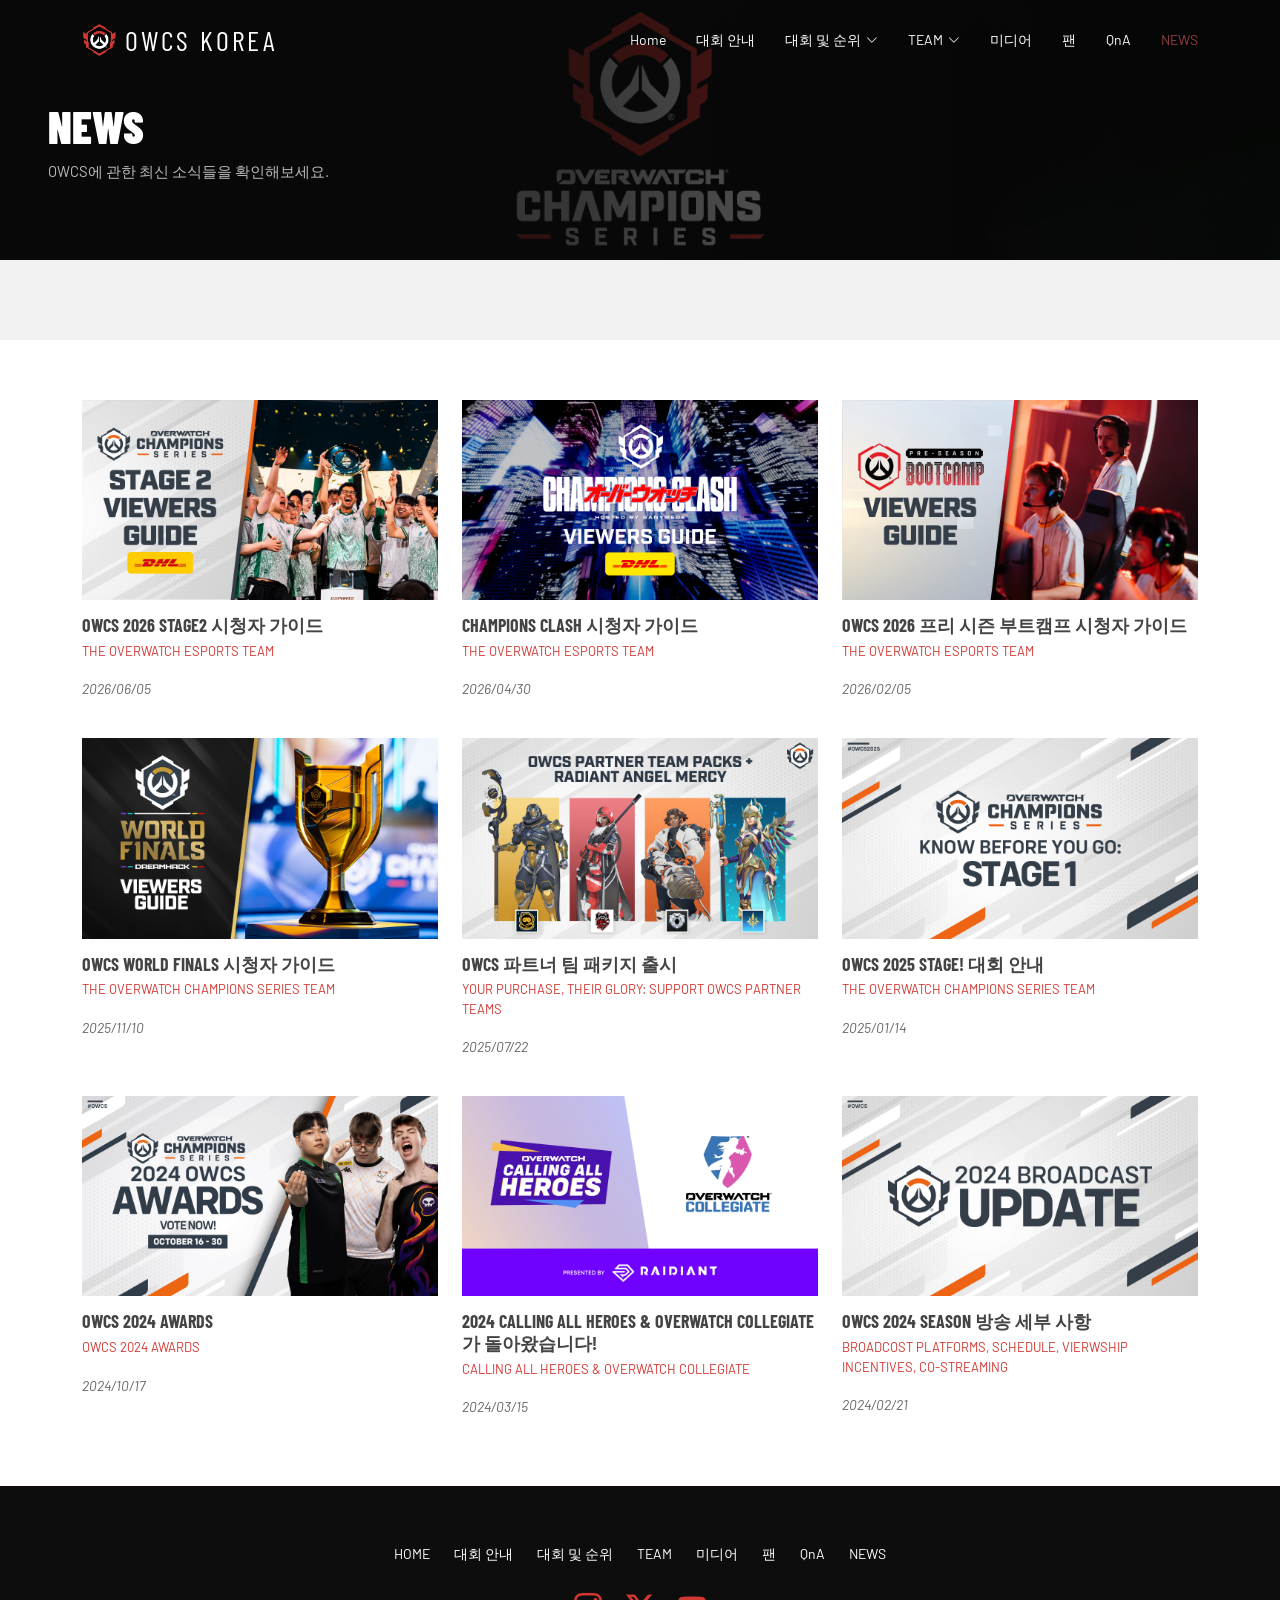
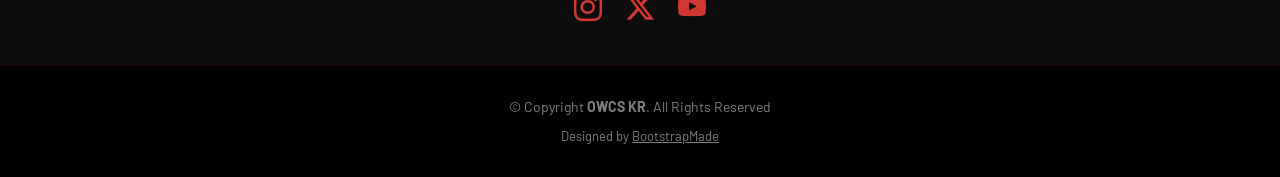
<file: news.html>
﻿<!DOCTYPE html>
<html lang="en">

<head>
  <meta charset="utf-8">
  <meta content="width=device-width, initial-scale=1.0" name="viewport">

  <title>OWCS KOREA | NEWS</title>
  <meta content="" name="description">
  <meta content="" name="keywords">

  <!-- Favicons -->
  <link href="assets/img/favicon.png" rel="icon">
  <link href="assets/img/apple-touch-icon.png" rel="apple-touch-icon">

  <!-- Google Fonts -->
  <link href="https://fonts.googleapis.com/css2?family=Barlow+Condensed:ital,wght@0,400;0,600;0,700;0,800;0,900;1,700;1,800;1,900&family=Barlow:ital,wght@0,300;0,400;0,500;0,600;0,700;0,800;1,700&display=swap" rel="stylesheet">

  <!-- Vendor CSS Files -->
  <link href="assets/vendor/animate.css/animate.min.css" rel="stylesheet">
  <link href="assets/vendor/aos/aos.css" rel="stylesheet">
  <link href="assets/vendor/bootstrap/css/bootstrap.min.css" rel="stylesheet">
  <link href="assets/vendor/bootstrap-icons/bootstrap-icons.css" rel="stylesheet">
  <link href="assets/vendor/boxicons/css/boxicons.min.css" rel="stylesheet">
  <link href="assets/vendor/glightbox/css/glightbox.min.css" rel="stylesheet">
  <link href="assets/vendor/swiper/swiper-bundle.min.css" rel="stylesheet">

  <!-- Template Main CSS File -->
  <link href="assets/css/style.css" rel="stylesheet">

  <style>
    .news-img-wrapper {
      display: block;
      overflow: hidden;
    }

    .news-img-wrapper img {
      transition: transform 0.4s ease;
      width: 100%;
    }

    .news-img-wrapper:hover img {
      transform: scale(1.08);
    }

    .news-overlay {
      position: absolute;
      top: 0;
      left: 0;
      width: 100%;
      height: 100%;
      background: rgba(0, 0, 0, 0.52);
      display: flex;
      align-items: center;
      justify-content: center;
      opacity: 0;
      transition: opacity 0.4s ease;
      color: #fff;
      font-size: 15px;
      font-weight: 600;
      letter-spacing: 2px;
      text-decoration: none;
    }

    .news-img-wrapper:hover .news-overlay {
      opacity: 1;
    }
  </style>

  <!-- =======================================================
  * Template Name: OWCS KOREA
  * Template URL: https://bootstrapmade.com/free-bootstrap-template-corporate-moderna/
  * Updated: May 7 2024 with Bootstrap v5.3.3
  * Author: BootstrapMade.com
  * License: https://bootstrapmade.com/license/
  ======================================================== -->
</head>

<body>

  <!-- ======= Header ======= -->
  <header id="header" class="fixed-top d-flex align-items-center header-transparent">
    <div class="container d-flex justify-content-between align-items-center">

      <div class="logo">
        <h1 class="text-light">
          <a href="index.html" class="d-flex align-items-center text-decoration-none">
            <img src="assets/img/owcs logo.png" alt="OWCS Logo" class="img-fluid me-2" style="max-height: 35px;">
            <span>OWCS KOREA</span></a></h1>
      </div>

      <nav id="navbar" class="navbar">
        <ul>
          <li><a class="dropdown" href="index.html">Home</a></li>
          <li><a class="dropdown" href="about.html">대회 안내</a></li>
          <li class="dropdown"><a href="#"><span>대회 및 순위</span> <i class="bi bi-chevron-down"></i></a>
            <ul>
              <li class="dropdown"><a href="#"><span>STAGE1</span> <i class="bi bi-chevron-right"></i></a>
                <ul>
                  <li><a href="rank.html">KOREA</a></li>
                  <li><a href="#">ASIA</a></li>
                  <li><a href="#">CHAMPIONS CLASH</a></li>
                </ul>
              </li>
              <li class="dropdown"><a href="#"><span>STAGE2</span> <i class="bi bi-chevron-right"></i></a>
                <ul>
                  <li><a href="#">KOREA</a></li>
                  <li><a href="#">ASIA</a></li>
                  <li><a href="#">MIDSEASON CHAMPIONSHIP</a></li>
                </ul>
              </li>
              <li class="dropdown"><a href="#"><span>STAGE3</span> <i class="bi bi-chevron-right"></i></a>
                <ul>
                  <li><a href="#">KOREA</a></li>
                  <li><a href="#">ASIA</a></li>
                  <li><a href="#">WORLD FINALS</a></li>
                </ul>
              </li>
            </ul>
          </li>
          <li class="dropdown"><a href="team.html"><span>TEAM</span> <i class="bi bi-chevron-down"></i></a>
            <ul>
              <li><a href="team-cr.html">CRAZY RACOON</a></li>
              <li><a href="#">ZETA DIVISON</a></li>
              <li><a href="#">T1</a></li>
              <li><a href="#">TEAM FALCONS</a></li>
              <li><a href="#">RODE ZANSIDE GAMING</a></li>
              <li><a href="#">POKER FACE</a></li>
              <li><a href="#">CHEESEBURGER</a></li>
              <li><a href="#">O2 BLAST</a></li>
              <li><a href="#">SUPERBAD</a></li>
            </ul>

          <li><a href="media.html">미디어</a></li>
          <li><a href="fan.html">팬</a></li>
          <li><a href="qna.html">QnA</a></li>
          <li><a href="news.html" class="active">NEWS</a></li>
        </ul>
        <i class="bi bi-list mobile-nav-toggle"></i>
      </nav><!-- .navbar -->

    </div>
  </header><!-- End Header -->

 <!-- ======= Wide Banner ======= -->
     <section id="fan-banner">
    <div class="container-fluid px-lg-5">
      <div class="row align-items-center">
        <div class="col-lg-8">
          <h1 class="mb-2">NEWS</h1>
          <p class="banner-desc mb-4">
            OWCS에 관한 최신 소식들을 확인해보세요.
          </p>
        </div>
      </div>
    </div>
  </section>
  <!-- End Banner -->

<!-- ======= Main Content ======= -->
<main id="main">

    <!-- ======= NEWS Section ======= -->
    <section class="team" data-aos="fade-up" data-aos-easing="ease-in-out" data-aos-duration="500">
      <div class="container">

        <div class="row">

          <div class="col-lg-4 col-md-6 d-flex align-items-stretch">
            <div class="member">
              <div class="member-img">
                <a href="news-1.html" class="news-img-wrapper">
                  <img src="assets/img/news/1.jpeg" class="img-fluid" alt="1">
                  <div class="news-overlay">자세히 보기</div>
                </a>
              </div>
              <div class="member-info">
                <h4>OWCS 2026 STAGE2 시청자 가이드</h4>
                <span>The Overwatch Esports Team</span>
                <p>2026/06/05</p>
              </div>
            </div>
          </div>

          <div class="col-lg-4 col-md-6 d-flex align-items-stretch">
            <div class="member">
              <div class="member-img">
                <a href="news-2.html" class="news-img-wrapper">
                  <img src="assets/img/news/2.jpeg" class="img-fluid" alt="2">
                  <div class="news-overlay">자세히 보기</div>
                </a>
              </div>
              <div class="member-info">
                <h4>CHAMPIONS CLASH 시청자 가이드</h4>
                <span>The Overwatch Esports Team</span>
                <p>2026/04/30</p>
              </div>
            </div>
          </div>

          <div class="col-lg-4 col-md-6 d-flex align-items-stretch">
            <div class="member">
              <div class="member-img">
                <a href="news-3.html" class="news-img-wrapper">
                  <img src="assets/img/news/3.jpeg" class="img-fluid" alt="3">
                  <div class="news-overlay">자세히 보기</div>
                </a>
              </div>
              <div class="member-info">
                <h4>OWCS 2026 프리 시즌 부트캠프 시청자 가이드</h4>
                <span>The Overwatch Esports Team</span>
                <p>2026/02/05</p>
              </div>
            </div>
          </div>

          <div class="col-lg-4 col-md-6 d-flex align-items-stretch">
            <div class="member">
              <div class="member-img">
                <a href="news-4.html" class="news-img-wrapper">
                  <img src="assets/img/news/4.jpeg" class="img-fluid" alt="4">
                  <div class="news-overlay">자세히 보기</div>
                </a>
              </div>
              <div class="member-info">
                <h4>OWCS WORLD FINALS 시청자 가이드</h4>
                <span>The Overwatch Champions Series Team</span>
                <p>2025/11/10</p>
              </div>
            </div>
          </div>

          <div class="col-lg-4 col-md-6 d-flex align-items-stretch">
            <div class="member">
              <div class="member-img">
                <a href="news-5.html" class="news-img-wrapper">
                  <img src="assets/img/news/5.jpeg" class="img-fluid" alt="5">
                  <div class="news-overlay">자세히 보기</div>
                </a>
              </div>
              <div class="member-info">
                <h4>OWCS 파트너 팀 패키지 출시</h4>
                <span>Your purchase, their glory: support OWCS Partner Teams</span>
                <p>2025/07/22</p>
              </div>
            </div>
          </div>

          <div class="col-lg-4 col-md-6 d-flex align-items-stretch">
            <div class="member">
              <div class="member-img">
                <a href="news-6.html" class="news-img-wrapper">
                  <img src="assets/img/news/6.png" class="img-fluid" alt="6">
                  <div class="news-overlay">자세히 보기</div>
                </a>
              </div>
              <div class="member-info">
                <h4>OWCS 2025 STAGE! 대회 안내</h4>
                <span>The Overwatch Champions Series Team</span>
                <p>2025/01/14</p>
              </div>
            </div>
          </div>

          <div class="col-lg-4 col-md-6 d-flex align-items-stretch">
            <div class="member">
              <div class="member-img">
                <a href="news-7.html" class="news-img-wrapper">
                  <img src="assets/img/news/7.png" class="img-fluid" alt="7">
                  <div class="news-overlay">자세히 보기</div>
                </a>
              </div>
              <div class="member-info">
                <h4>OWCS 2024 AWARDS</h4>
                <span>OWCS 2024 Awards</span>
                <p>2024/10/17</p>
              </div>
            </div>
          </div>

          <div class="col-lg-4 col-md-6 d-flex align-items-stretch">
            <div class="member">
              <div class="member-img">
                <a href="news-8.html" class="news-img-wrapper">
                  <img src="assets/img/news/8.png" class="img-fluid" alt="8">
                  <div class="news-overlay">자세히 보기</div>
                </a>
              </div>
              <div class="member-info">
                <h4>2024 CALLING ALL HEROES & OVERWATCH COLLEGIATE가 돌아왔습니다!</h4>
                <span>CALLING ALL HEROES & OVERWATCH COLLEGIATE</span>
                <p>2024/03/15</p>
              </div>
            </div>
          </div>

          <div class="col-lg-4 col-md-6 d-flex align-items-stretch">
            <div class="member">
              <div class="member-img">
                <a href="news-9.html" class="news-img-wrapper">
                  <img src="assets/img/news/9.jpeg" class="img-fluid" alt="9">
                  <div class="news-overlay">자세히 보기</div>
                </a>
              </div>
              <div class="member-info">
                <h4>OWCS 2024 SEASON 방송 세부 사항</h4>
                <span>Broadcost platforms, Schedule, Vierwship incentives, co-streaming</span>
                <p>2024/02/21</p>
              </div>
            </div>
          </div>

        </div>

      </div>
    </section><!-- End NEWS Section -->

  </main>
<!-- End #main -->

  <!-- ======= Footer ======= -->
   <footer id="footer" data-aos="fade-up" data-aos-easing="ease-in-out" data-aos-duration="500">

  <div class="footer-top">
    <div class="container">
      <div class="row">

        <div class="col-12 footer-links mb-4">
          <ul class="d-flex flex-wrap justify-content-center align-items-center gap-4 list-unstyled mb-0">
            <li><a href="index.html">HOME</a></li>
            <li><a href="about.html">대회 안내</a></li>
            <li><a href="rank.html">대회 및 순위</a></li>
            <li><a href="team.html">TEAM</a></li>
            <li><a href="media.html">미디어</a></li>
            <li><a href="fan.html">팬</a></li>
            <li><a href="qna.html">QnA</a></li>
            <li><a href="news.html">NEWS</a></li>
          </ul>
        </div>

        <div class="col-12 text-center mb-2">
          <div class="footer-social-links d-flex justify-content-center gap-4">
            <a href="https://www.instagram.com/ow_esports_kr" target="_blank" class="fs-3"><i class="bi bi-instagram"></i></a>
            <a href="https://x.com/OW_Esports_Asia" target="_blank" class="fs-3"><i class="bi bi-twitter-x"></i></a>
            <a href="https://www.youtube.com/@ow_esports_kr" target="_blank" class="fs-3"><i class="bi bi-youtube"></i></a>
          </div>
        </div>

      </div>
    </div>
  </div>

  <div class="container">
    <div class="copyright text-white-50"> &copy; Copyright <strong><span>OWCS KR</span></strong>. All Rights Reserved
    </div>
    <div class="credits text-white-50">
      Designed by <a href="https://bootstrapmade.com/" class="text-white-50 text-decoration-underline">BootstrapMade</a>
    </div>
  </div>
</footer>
  <!-- End Footer -->

  <a href="#" class="back-to-top d-flex align-items-center justify-content-center"><i class="bi bi-arrow-up-short"></i></a>

  <!-- Vendor JS Files -->
  <script src="assets/vendor/purecounter/purecounter_vanilla.js"></script>
  <script src="assets/vendor/aos/aos.js"></script>
  <script src="assets/vendor/bootstrap/js/bootstrap.bundle.min.js"></script>
  <script src="assets/vendor/glightbox/js/glightbox.min.js"></script>
  <script src="assets/vendor/isotope-layout/isotope.pkgd.min.js"></script>
  <script src="assets/vendor/swiper/swiper-bundle.min.js"></script>
  <script src="assets/vendor/waypoints/noframework.waypoints.js"></script>
  <script src="assets/vendor/php-email-form/validate.js"></script>

  <!-- Template Main JS File -->
  <script src="assets/js/main.js"></script>

</body>

</html>
</file>
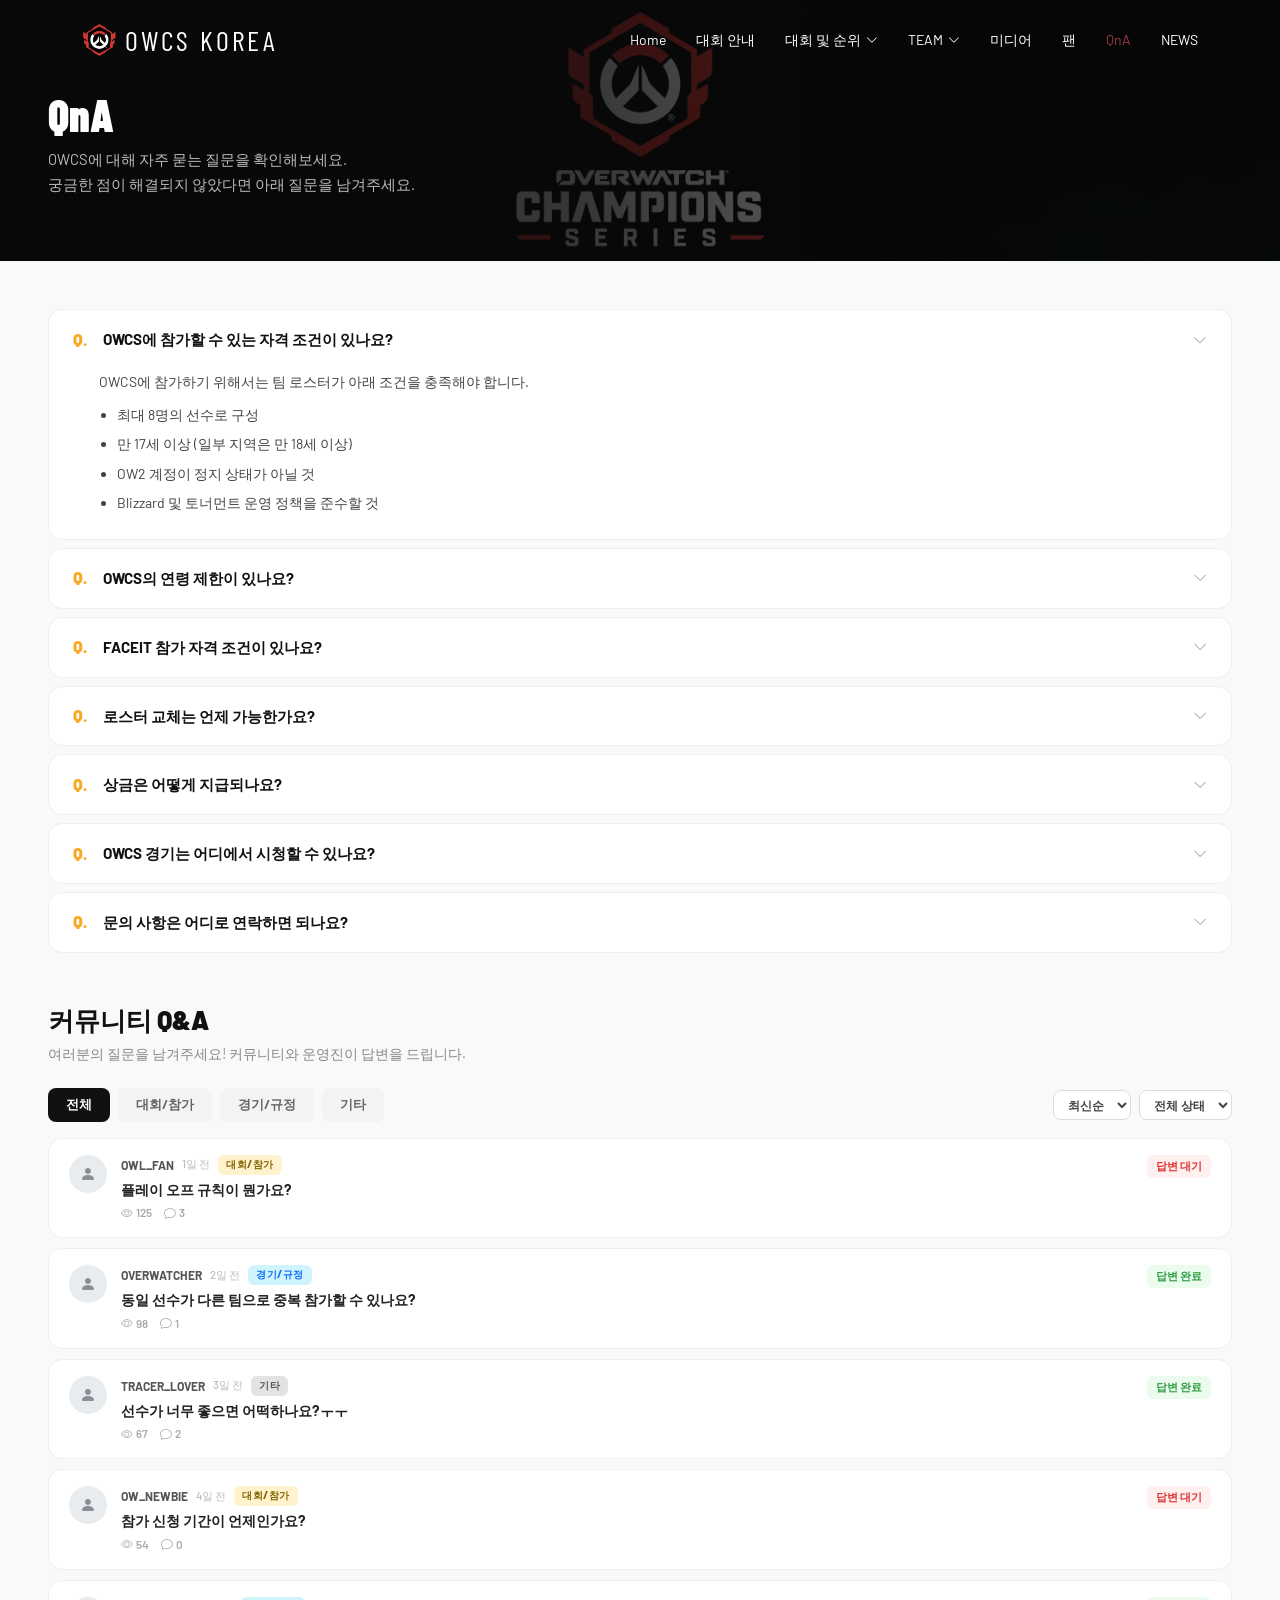
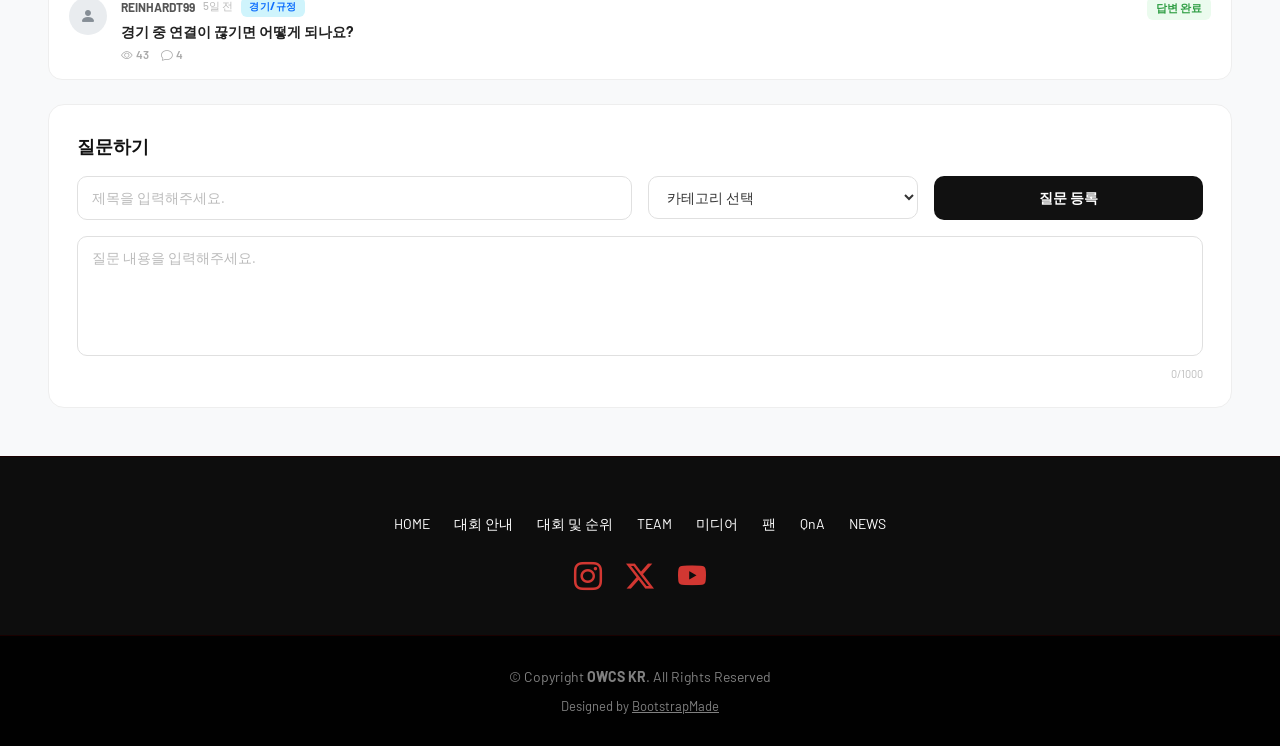
<file: qna.html>
﻿<!DOCTYPE html>
<html lang="ko">

<head>
  <meta charset="utf-8">
  <meta content="width=device-width, initial-scale=1.0" name="viewport">
  <title>OWCS KOREA | QnA</title>

  <link href="assets/img/favicon.png" rel="icon">
  <link href="assets/img/apple-touch-icon.png" rel="apple-touch-icon">
  <link href="https://fonts.googleapis.com/css2?family=Barlow+Condensed:ital,wght@0,400;0,600;0,700;0,800;0,900;1,700;1,800;1,900&family=Barlow:ital,wght@0,300;0,400;0,500;0,600;0,700;0,800;1,700&display=swap" rel="stylesheet">
  <link href="assets/vendor/animate.css/animate.min.css" rel="stylesheet">
  <link href="assets/vendor/aos/aos.css" rel="stylesheet">
  <link href="assets/vendor/bootstrap/css/bootstrap.min.css" rel="stylesheet">
  <link href="assets/vendor/bootstrap-icons/bootstrap-icons.css" rel="stylesheet">
  <link href="assets/vendor/boxicons/css/boxicons.min.css" rel="stylesheet">
  <link href="assets/vendor/glightbox/css/glightbox.min.css" rel="stylesheet">
  <link href="assets/vendor/swiper/swiper-bundle.min.css" rel="stylesheet">
  <link href="assets/css/style.css" rel="stylesheet">

</head>

<body>

  <!-- ======= Header ======= -->
  <header id="header" class="fixed-top d-flex align-items-center header-transparent">
    <div class="container d-flex justify-content-between align-items-center">
      <div class="logo">
        <h1 class="text-light">
          <a href="index.html" class="d-flex align-items-center text-decoration-none">
            <img src="assets/img/owcs logo.png" alt="OWCS Logo" class="img-fluid me-2" style="max-height:35px;">
            <span>OWCS KOREA</span>
          </a>
        </h1>
      </div>
      <nav id="navbar" class="navbar">
        <ul>
          <li><a href="index.html">Home</a></li>
          <li><a href="about.html">대회 안내</a></li>
          <li class="dropdown"><a href="#"><span>대회 및 순위</span> <i class="bi bi-chevron-down"></i></a>
            <ul>
              <li class="dropdown"><a href="#"><span>STAGE1</span> <i class="bi bi-chevron-right"></i></a>
                <ul>
                  <li><a href="rank.html">KOREA</a></li>
                  <li><a href="#">ASIA</a></li>
                  <li><a href="#">CHAMPIONS CLASH</a></li>
                </ul>
              </li>
              <li class="dropdown"><a href="#"><span>STAGE2</span> <i class="bi bi-chevron-right"></i></a>
                <ul>
                  <li><a href="#">KOREA</a></li>
                  <li><a href="#">ASIA</a></li>
                  <li><a href="#">MIDSEASON CHAMPIONSHIP</a></li>
                </ul>
              </li>
              <li class="dropdown"><a href="#"><span>STAGE3</span> <i class="bi bi-chevron-right"></i></a>
                <ul>
                  <li><a href="#">KOREA</a></li>
                  <li><a href="#">ASIA</a></li>
                  <li><a href="#">WORLD FINALS</a></li>
                </ul>
              </li>
            </ul>
          </li>
          <li class="dropdown"><a href="team.html"><span>TEAM</span> <i class="bi bi-chevron-down"></i></a>
            <ul>
              <li><a href="team.html">CRAZY RACCOON</a></li>
              <li><a href="#">ZETA DIVISION</a></li>s
              <li><a href="#">T1</a></li>
              <li><a href="#">TEAM FALCONS</a></li>
              <li><a href="#">RØDE ZANSIDE GAMING</a></li>
              <li><a href="#">POKER FACE</a></li>
              <li><a href="#">CHEESEBURGER</a></li>
              <li><a href="#">O2 BLAST</a></li>
              <li><a href="#">SUPERBAD</a></li>
            </ul>
          </li>
          <li><a href="media.html">미디어</a></li>
          <li><a href="fan.html">팬</a></li>
          <li><a class="active" href="qna.html">QnA</a></li>
          <li><a href="news.html">NEWS</a></li>
        </ul>
        <i class="bi bi-list mobile-nav-toggle"></i>
      </nav>
    </div>
  </header>
  <!-- End Header -->

  <!-- ======= Wide Banner ======= -->
     <section id="fan-banner">
    <div class="container-fluid px-lg-5">
      <div class="row align-items-center">
        <div class="col-lg-8">
          <h1 class="mb-2">QnA</h1>
          <p class="banner-desc mb-4">
            OWCS에 대해 자주 묻는 질문을 확인해보세요.<br>
            궁금한 점이 해결되지 않았다면 아래 질문을 남겨주세요.
          </p>
        </div>
      </div>
    </div>
  </section>
  <!-- End Banner -->

  <!-- ======= Main Content ======= -->
  <section class="py-5 bg-light">
    <div class="container-fluid px-lg-5">

      <!-- ── FAQ 아코디언 ── -->
      <div class="mb-5">

        <!-- FAQ 1 (열린 상태) -->
        <div class="faq-item open" onclick="toggleFaq(this)">
          <div class="faq-header">
            <span class="faq-q-label">Q.</span>
            <span class="faq-question">OWCS에 참가할 수 있는 자격 조건이 있나요?</span>
            <i class="bi bi-chevron-up faq-chevron"></i>
          </div>
          <div class="faq-body open">
            OWCS에 참가하기 위해서는 팀 로스터가 아래 조건을 충족해야 합니다.
            <ul>
              <li>최대 8명의 선수로 구성</li>
              <li>만 17세 이상 (일부 지역은 만 18세 이상)</li>
              <li>OW2 계정이 정지 상태가 아닐 것</li>
              <li>Blizzard 및 토너먼트 운영 정책을 준수할 것</li>
            </ul>
          </div>
        </div>

        <!-- FAQ 2 -->
        <div class="faq-item" onclick="toggleFaq(this)">
          <div class="faq-header">
            <span class="faq-q-label">Q.</span>
            <span class="faq-question">OWCS의 연령 제한이 있나요?</span>
            <i class="bi bi-chevron-down faq-chevron"></i>
          </div>
          <div class="faq-body">
            참가 선수는 만 17세 이상이어야 합니다. 단, 일부 지역 규정에 따라 만 18세 이상을 요구하는 경우도 있습니다. 미성년 선수는 부모 또는 법정 대리인의 동의서가 필요할 수 있습니다.
          </div>
        </div>

        <!-- FAQ 3 -->
        <div class="faq-item" onclick="toggleFaq(this)">
          <div class="faq-header">
            <span class="faq-q-label">Q.</span>
            <span class="faq-question">FACEIT 참가 자격 조건이 있나요?</span>
            <i class="bi bi-chevron-down faq-chevron"></i>
          </div>
          <div class="faq-body">
            OWCS Open 참가를 위해서는 FACEIT 계정이 필요합니다. FACEIT 계정은 무료로 생성 가능하며, 배틀넷 계정과 연동 후 참가 신청을 진행하시면 됩니다.
          </div>
        </div>

        <!-- FAQ 4 -->
        <div class="faq-item" onclick="toggleFaq(this)">
          <div class="faq-header">
            <span class="faq-q-label">Q.</span>
            <span class="faq-question">로스터 교체는 언제 가능한가요?</span>
            <i class="bi bi-chevron-down faq-chevron"></i>
          </div>
          <div class="faq-body">
            선수 교체는 각 스테이지 시작 전 지정된 로스터 등록 기간에만 가능합니다. 스테이지 진행 중 로스터 변경은 원칙적으로 불가하며, 긴급 상황의 경우 운영진에게 별도 문의해 주세요.
          </div>
        </div>

        <!-- FAQ 5 -->
        <div class="faq-item" onclick="toggleFaq(this)">
          <div class="faq-header">
            <span class="faq-q-label">Q.</span>
            <span class="faq-question">상금은 어떻게 지급되나요?</span>
            <i class="bi bi-chevron-down faq-chevron"></i>
          </div>
          <div class="faq-body">
            상금은 대회 종료 후 약 30~60일 이내에 등록된 계좌 또는 결제 수단으로 지급됩니다. 세금 처리는 각 국가의 법률에 따르며, 지급 전 필요 서류(세금 양식 등) 제출을 요청받을 수 있습니다.
          </div>
        </div>

        <!-- FAQ 6 -->
        <div class="faq-item" onclick="toggleFaq(this)">
          <div class="faq-header">
            <span class="faq-q-label">Q.</span>
            <span class="faq-question">OWCS 경기는 어디에서 시청할 수 있나요?</span>
            <i class="bi bi-chevron-down faq-chevron"></i>
          </div>
          <div class="faq-body">
            OWCS 경기는 공식 유튜브 채널, Twitch, 그리고 SOOP(구 아프리카TV)에서 무료로 시청할 수 있습니다. 한국 서버 주요 경기는 한국어 해설과 함께 방송됩니다.
          </div>
        </div>

        <!-- FAQ 7 -->
        <div class="faq-item" onclick="toggleFaq(this)">
          <div class="faq-header">
            <span class="faq-q-label">Q.</span>
            <span class="faq-question">문의 사항은 어디로 연락하면 되나요?</span>
            <i class="bi bi-chevron-down faq-chevron"></i>
          </div>
          <div class="faq-body">
            공식 문의는 아래 채널을 이용해 주세요.
            <ul>
              <li>공식 트위터: <a href="https://x.com/OW_Esports_Asia" target="_blank" style="color:#0984e3;">@OW_Esports_Asia</a></li>
              <li>아래 커뮤니티 Q&A에서 질문 등록</li>
            </ul>
          </div>
        </div>

      </div>

      <!-- ── 커뮤니티 Q&A ── -->
      <div class="mb-2">
        <div class="section-big-title mb-1">커뮤니티 Q&A</div>
        <p class="section-sub mb-4">여러분의 질문을 남겨주세요! 커뮤니티와 운영진이 답변을 드립니다.</p>

        <!-- 카테고리 탭 + 필터 -->
        <div class="d-flex align-items-center justify-content-between flex-wrap gap-2 mb-3">
          <div class="d-flex gap-2">
            <button class="cat-tab active" onclick="filterCat(this,'all')">전체</button>
            <button class="cat-tab" onclick="filterCat(this,'대회')">대회/참가</button>
            <button class="cat-tab" onclick="filterCat(this,'경기')">경기/규정</button>
            <button class="cat-tab" onclick="filterCat(this,'기타')">기타</button>
          </div>
          <div class="d-flex gap-2">
            <select class="filter-select" onchange="filterSort(this)">
              <option value="recent">최신순</option>
              <option value="views">조회순</option>
              <option value="comments">댓글순</option>
            </select>
            <select class="filter-select" onchange="filterStatus(this)">
              <option value="all">전체 상태</option>
              <option value="waiting">답변 대기</option>
              <option value="done">답변 완료</option>
            </select>
          </div>
        </div>

        <!-- Q&A 목록 -->
        <div id="qaList">

          <!-- Q1 -->
          <div class="qa-row" data-cat="대회" data-status="waiting">
            <div class="qa-avatar"><i class="bi bi-person-fill"></i></div>
            <div class="flex-grow-1">
              <div class="d-flex align-items-center gap-2 mb-1">
                <span class="qa-username">OWL_FAN</span>
                <span class="qa-date">1일 전</span>
                <span class="qa-cat-badge cat-badge-대회">대회/참가</span>
              </div>
              <div class="qa-title">플레이 오프 규칙이 뭔가요?</div>
              <div class="qa-meta">
                <span><i class="bi bi-eye"></i>125</span>
                <span><i class="bi bi-chat"></i>3</span>
              </div>
            </div>
            <span class="qa-status status-waiting">답변 대기</span>
          </div>

          <!-- Q2 -->
          <div class="qa-row" data-cat="경기" data-status="done">
            <div class="qa-avatar"><i class="bi bi-person-fill"></i></div>
            <div class="flex-grow-1">
              <div class="d-flex align-items-center gap-2 mb-1">
                <span class="qa-username">OVERWATCHER</span>
                <span class="qa-date">2일 전</span>
                <span class="qa-cat-badge cat-badge-경기">경기/규정</span>
              </div>
              <div class="qa-title">동일 선수가 다른 팀으로 중복 참가할 수 있나요?</div>
              <div class="qa-meta">
                <span><i class="bi bi-eye"></i>98</span>
                <span><i class="bi bi-chat"></i>1</span>
              </div>
            </div>
            <span class="qa-status status-done">답변 완료</span>
          </div>

          <!-- Q3 -->
          <div class="qa-row" data-cat="기타" data-status="done">
            <div class="qa-avatar"><i class="bi bi-person-fill"></i></div>
            <div class="flex-grow-1">
              <div class="d-flex align-items-center gap-2 mb-1">
                <span class="qa-username">TRACER_LOVER</span>
                <span class="qa-date">3일 전</span>
                <span class="qa-cat-badge cat-badge-기타">기타</span>
              </div>
              <div class="qa-title">선수가 너무 좋으면 어떡하나요?ㅜㅜ</div>
              <div class="qa-meta">
                <span><i class="bi bi-eye"></i>67</span>
                <span><i class="bi bi-chat"></i>2</span>
              </div>
            </div>
            <span class="qa-status status-done">답변 완료</span>
          </div>

          <!-- Q4 -->
          <div class="qa-row" data-cat="대회" data-status="waiting">
            <div class="qa-avatar"><i class="bi bi-person-fill"></i></div>
            <div class="flex-grow-1">
              <div class="d-flex align-items-center gap-2 mb-1">
                <span class="qa-username">OW_NEWBIE</span>
                <span class="qa-date">4일 전</span>
                <span class="qa-cat-badge cat-badge-대회">대회/참가</span>
              </div>
              <div class="qa-title">참가 신청 기간이 언제인가요?</div>
              <div class="qa-meta">
                <span><i class="bi bi-eye"></i>54</span>
                <span><i class="bi bi-chat"></i>0</span>
              </div>
            </div>
            <span class="qa-status status-waiting">답변 대기</span>
          </div>

          <!-- Q5 -->
          <div class="qa-row" data-cat="경기" data-status="done">
            <div class="qa-avatar"><i class="bi bi-person-fill"></i></div>
            <div class="flex-grow-1">
              <div class="d-flex align-items-center gap-2 mb-1">
                <span class="qa-username">REINHARDT99</span>
                <span class="qa-date">5일 전</span>
                <span class="qa-cat-badge cat-badge-경기">경기/규정</span>
              </div>
              <div class="qa-title">경기 중 연결이 끊기면 어떻게 되나요?</div>
              <div class="qa-meta">
                <span><i class="bi bi-eye"></i>43</span>
                <span><i class="bi bi-chat"></i>4</span>
              </div>
            </div>
            <span class="qa-status status-done">답변 완료</span>
          </div>

        </div><!-- end qaList -->

      </div>

      <!-- ── 질문하기 폼 ── -->
      <div class="ask-form-wrap mt-4">
        <div class="ask-form-title">질문하기</div>
        <div class="row g-3 align-items-start">

          <!-- 제목 + 카테고리 -->
          <div class="col-lg-6">
            <input type="text" class="ask-input" placeholder="제목을 입력해주세요.">
          </div>
          <div class="col-lg-3">
            <select class="ask-select">
              <option value="" disabled selected>카테고리 선택</option>
              <option value="대회">대회/참가</option>
              <option value="경기">경기/규정</option>
              <option value="기타">기타</option>
            </select>
          </div>
          <div class="col-lg-3 d-flex align-items-start">
            <button class="ask-submit-btn w-100" onclick="submitQuestion()" style="height:44px;">질문 등록</button>
          </div>

          <!-- 내용 -->
          <div class="col-12">
            <textarea class="ask-textarea" id="askBody" placeholder="질문 내용을 입력해주세요." maxlength="1000" oninput="updateAskCount()"></textarea>
            <div class="ask-char"><span id="askCount">0</span>/1000</div>
          </div>

        </div>
      </div>

    </div>
  </section>
  <!-- End Main Content -->

  <!-- ======= Footer ======= -->
  <footer id="footer" data-aos="fade-up" data-aos-easing="ease-in-out" data-aos-duration="500">

    <div class="footer-top">
      <div class="container">
        <div class="row">

          <div class="col-12 footer-links mb-4">
          <ul class="d-flex flex-wrap justify-content-center align-items-center gap-4 list-unstyled mb-0">
            <li><a href="index.html">HOME</a></li>
            <li><a href="about.html">대회 안내</a></li>
            <li><a href="rank.html">대회 및 순위</a></li>
            <li><a href="team.html">TEAM</a></li>
            <li><a href="media.html">미디어</a></li>
            <li><a href="fan.html">팬</a></li>
            <li><a href="qna.html">QnA</a></li>
            <li><a href="news.html">NEWS</a></li>
          </ul>
        </div>

          <div class="col-12 text-center mb-2">
            <div class="footer-social-links d-flex justify-content-center gap-4">
              <a href="https://www.instagram.com/ow_esports_kr" target="_blank" class="fs-3"><i class="bi bi-instagram"></i></a>
              <a href="https://x.com/OW_Esports_Asia" target="_blank" class="fs-3"><i class="bi bi-twitter-x"></i></a>
              <a href="https://www.youtube.com/@ow_esports_kr" target="_blank" class="fs-3"><i class="bi bi-youtube"></i></a>
            </div>
          </div>

        </div>
      </div>
    </div>

    <div class="container">
      <div class="copyright text-white-50">&copy; Copyright <strong><span>OWCS KR</span></strong>. All Rights Reserved</div>
      <div class="credits text-white-50">Designed by <a href="https://bootstrapmade.com/" class="text-white-50 text-decoration-underline">BootstrapMade</a></div>
    </div>
  </footer>
  <!-- End Footer -->

  <a href="#" class="back-to-top d-flex align-items-center justify-content-center"><i class="bi bi-arrow-up-short"></i></a>

  <script src="assets/vendor/purecounter/purecounter_vanilla.js"></script>
  <script src="assets/vendor/aos/aos.js"></script>
  <script src="assets/vendor/bootstrap/js/bootstrap.bundle.min.js"></script>
  <script src="assets/vendor/glightbox/js/glightbox.min.js"></script>
  <script src="assets/vendor/isotope-layout/isotope.pkgd.min.js"></script>
  <script src="assets/vendor/swiper/swiper-bundle.min.js"></script>
  <script src="assets/vendor/waypoints/noframework.waypoints.js"></script>
  <script src="assets/vendor/php-email-form/validate.js"></script>
  <script src="assets/js/main.js"></script>

  <script>
    // ── FAQ 아코디언 ──
    function toggleFaq(item) {
      const isOpen = item.classList.contains('open');
      // 모두 닫기
      document.querySelectorAll('.faq-item').forEach(i => {
        i.classList.remove('open');
        i.querySelector('.faq-body').classList.remove('open');
        i.querySelector('.faq-chevron').className = 'bi bi-chevron-down faq-chevron';
      });
      // 클릭한 것만 열기 (이미 열려 있으면 닫힌 채로 유지)
      if (!isOpen) {
        item.classList.add('open');
        item.querySelector('.faq-body').classList.add('open');
        item.querySelector('.faq-chevron').className = 'bi bi-chevron-up faq-chevron';
      }
    }

    // ── Q&A 카테고리 필터 ──
    let currentCat = 'all';
    let currentStatus = 'all';

    function filterCat(btn, cat) {
      document.querySelectorAll('.cat-tab').forEach(b => b.classList.remove('active'));
      btn.classList.add('active');
      currentCat = cat;
      applyQaFilter();
    }

    function filterStatus(sel) {
      currentStatus = sel.value;
      applyQaFilter();
    }

    function filterSort(sel) {
      // 실제 정렬 로직은 서버 연동 시 구현 — 여기선 UI만
    }

    function applyQaFilter() {
      document.querySelectorAll('.qa-row').forEach(row => {
        const catMatch    = currentCat    === 'all' || row.dataset.cat    === currentCat;
        const statusMatch = currentStatus === 'all' || row.dataset.status === currentStatus;
        row.style.display = (catMatch && statusMatch) ? '' : 'none';
      });
    }

    // ── 글자수 ──
    function updateAskCount() {
      document.getElementById('askCount').textContent =
        document.getElementById('askBody').value.length;
    }

    // ── 질문 등록 ──
    function submitQuestion() {
      const body = document.getElementById('askBody').value.trim();
      if (!body) { alert('질문 내용을 입력해주세요.'); return; }

      const list = document.getElementById('qaList');
      const row  = document.createElement('div');
      row.className = 'qa-row';
      row.dataset.cat    = 'all';
      row.dataset.status = 'waiting';
      row.innerHTML = `
        <div class="qa-avatar"><i class="bi bi-person-fill"></i></div>
        <div class="flex-grow-1">
          <div class="d-flex align-items-center gap-2 mb-1">
            <span class="qa-username">익명</span>
            <span class="qa-date">방금 전</span>
            <span class="qa-cat-badge cat-badge-기타">기타</span>
          </div>
          <div class="qa-title">${body.slice(0, 60)}${body.length > 60 ? '...' : ''}</div>
          <div class="qa-meta">
            <span><i class="bi bi-eye"></i>1</span>
            <span><i class="bi bi-chat"></i>0</span>
          </div>
        </div>
        <span class="qa-status status-waiting">답변 대기</span>
      `;
      list.insertBefore(row, list.firstChild);
      document.getElementById('askBody').value = '';
      document.getElementById('askCount').textContent = 0;
      alert('질문이 등록되었습니다!');
    }
  </script>

</body>
</html>
</file>
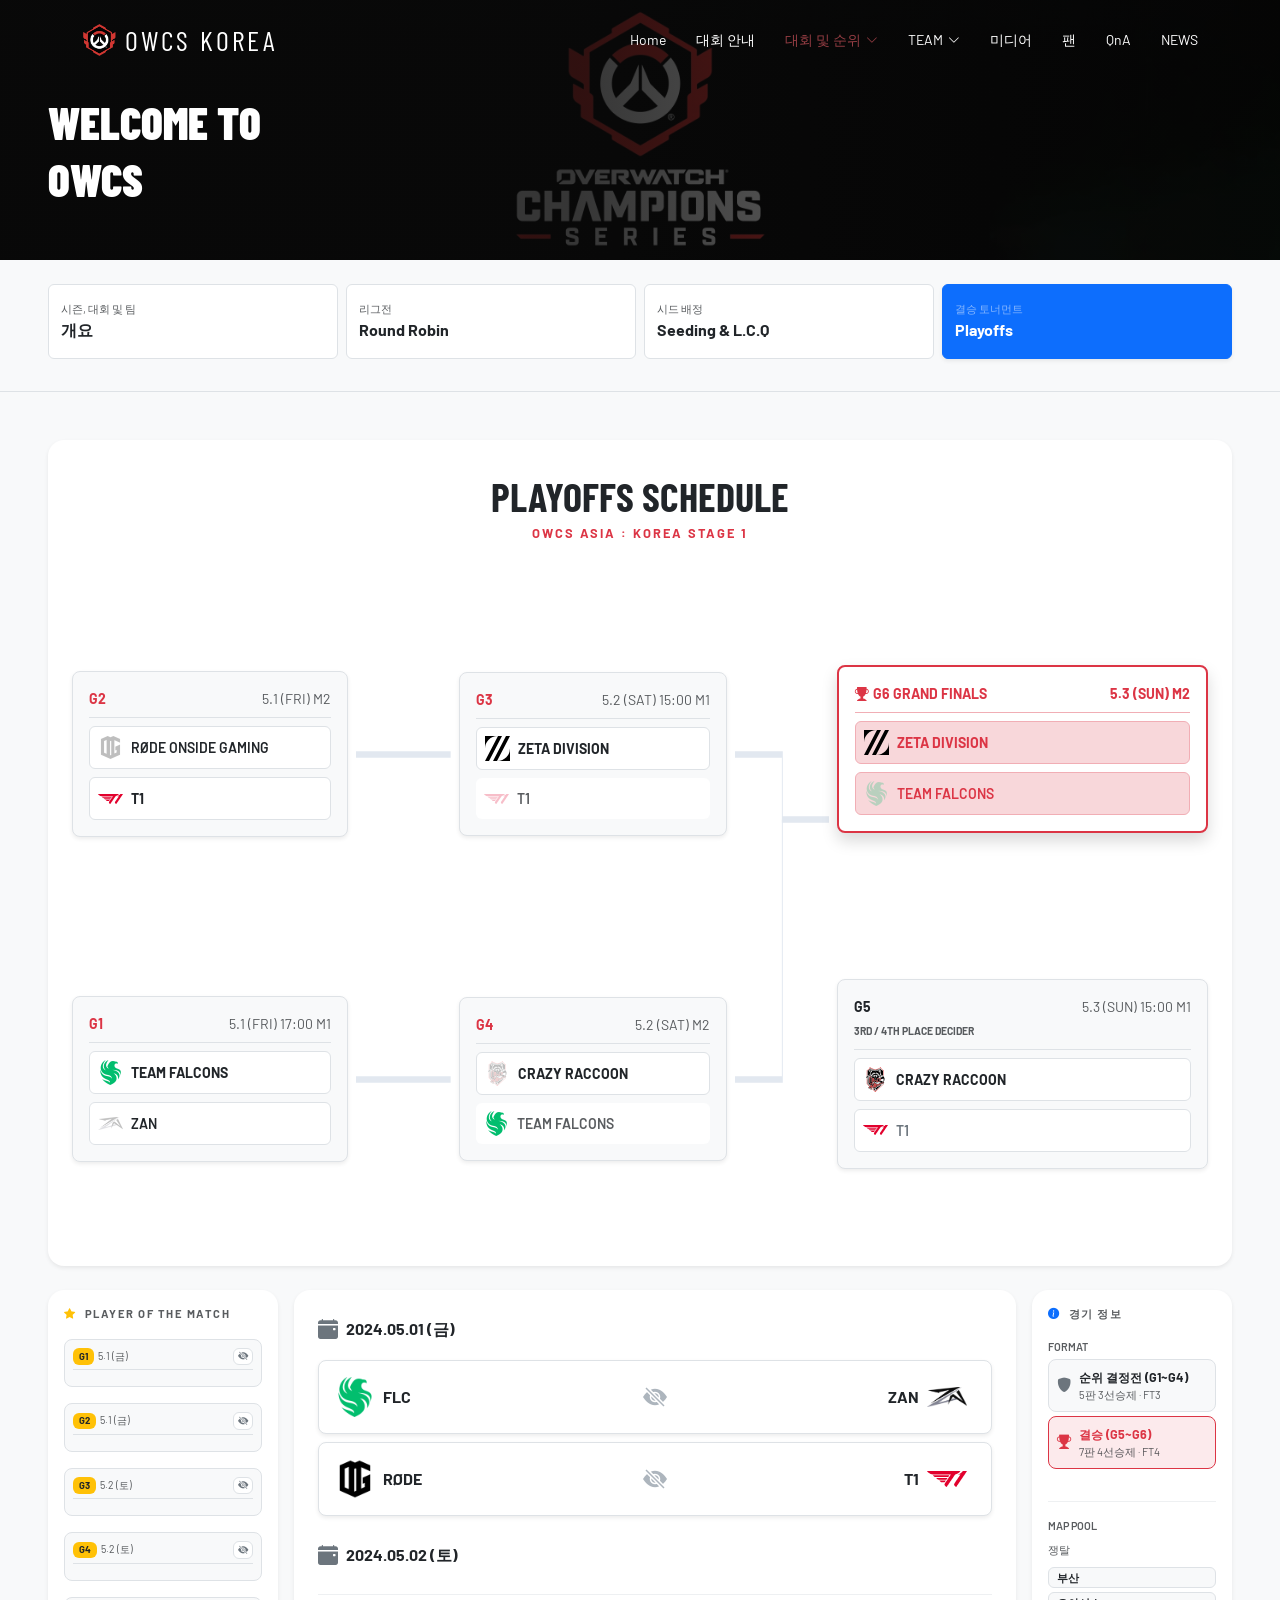
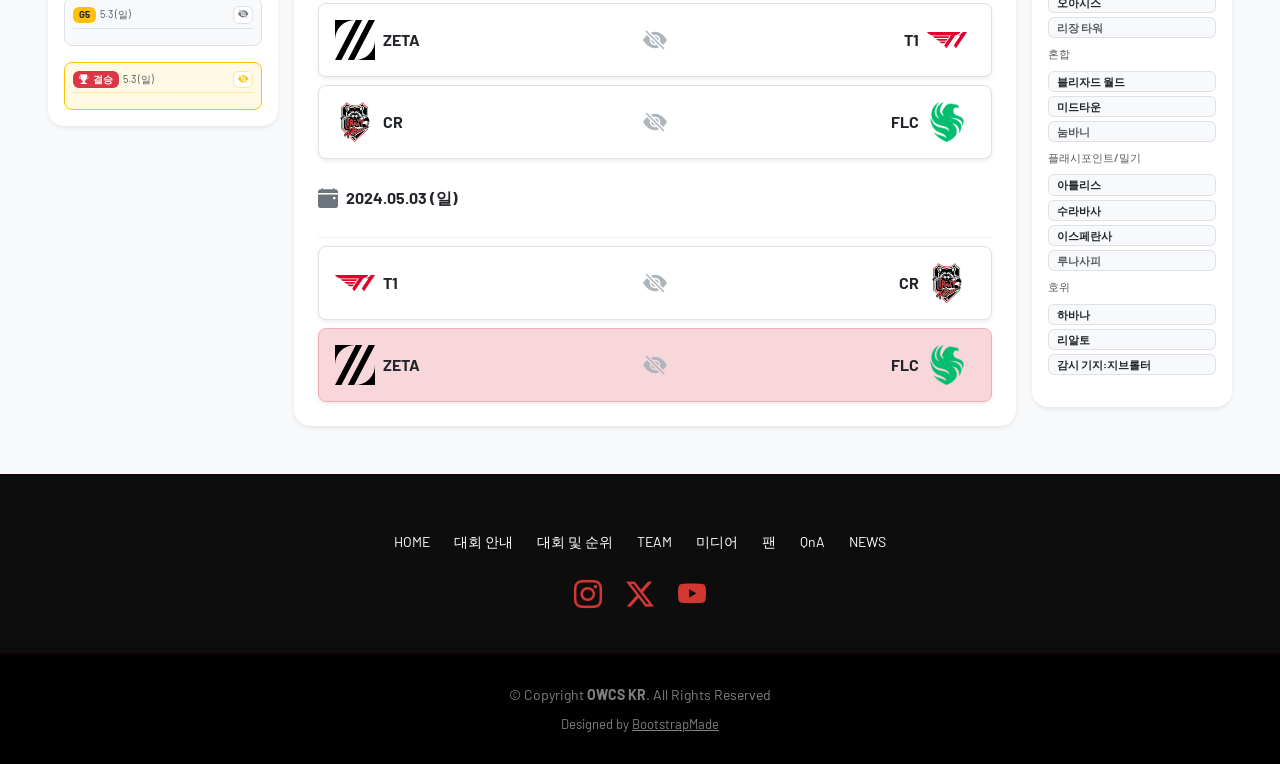
<file: rank.html>
﻿<!DOCTYPE html>
<html lang="en">

<head>
  <meta charset="utf-8">
  <meta content="width=device-width, initial-scale=1.0" name="viewport">

  <title>OWCS KOREA | 대회 및 순위</title>
  <meta content="" name="description">
  <meta content="" name="keywords">

  <!-- Favicons -->
  <link href="assets/img/favicon.png" rel="icon">
  <link href="assets/img/apple-touch-icon.png" rel="apple-touch-icon">

  <!-- Google Fonts -->
  <link href="https://fonts.googleapis.com/css2?family=Barlow+Condensed:ital,wght@0,400;0,600;0,700;0,800;0,900;1,700;1,800;1,900&family=Barlow:ital,wght@0,300;0,400;0,500;0,600;0,700;0,800;1,700&display=swap" rel="stylesheet">

  <!-- Vendor CSS Files -->
  <link href="assets/vendor/animate.css/animate.min.css" rel="stylesheet">
  <link href="assets/vendor/aos/aos.css" rel="stylesheet">
  <link href="assets/vendor/bootstrap/css/bootstrap.min.css" rel="stylesheet">
  <link href="assets/vendor/bootstrap-icons/bootstrap-icons.css" rel="stylesheet">
  <link href="assets/vendor/boxicons/css/boxicons.min.css" rel="stylesheet">
  <link href="assets/vendor/glightbox/css/glightbox.min.css" rel="stylesheet">
  <link href="assets/vendor/swiper/swiper-bundle.min.css" rel="stylesheet">

  <!-- Template Main CSS File -->
  <link href="assets/css/style.css" rel="stylesheet">


  <!-- =======================================================
  * Template Name: OWCS KOREA
  * Template URL: https://bootstrapmade.com/free-bootstrap-template-corporate-moderna/
  * Updated: May 7 2024 with Bootstrap v5.3.3
  * Author: BootstrapMade.com
  * License: https://bootstrapmade.com/license/
  ======================================================== -->
</head>

<body>

  <!-- ======= Header ======= -->
  <header id="header" class="fixed-top d-flex align-items-center header-transparent">
    <div class="container d-flex justify-content-between align-items-center">

      <div class="logo">
        <h1 class="text-light">
          <a href="index.html" class="d-flex align-items-center text-decoration-none">
            <img src="assets/img/owcs logo.png" alt="OWCS Logo" class="img-fluid me-2" style="max-height: 35px;">
            <span>OWCS KOREA</span></a></h1>
      </div>

      <nav id="navbar" class="navbar">
        <ul>
          <li><a class="dropdown" href="index.html">Home</a></li>
          <li><a href="about.html">대회 안내</a></li>
          <li class="dropdown"><a href="#" class="active"><span>대회 및 순위</span> <i class="bi bi-chevron-down"></i></a>
            <ul>
              <li class="dropdown"><a href="#"><span>STAGE1</span> <i class="bi bi-chevron-right"></i></a>
                <ul>
                  <li><a href="rank.html">KOREA</a></li>
                  <li><a href="#">ASIA</a></li>
                  <li><a href="#">CHAMPIONS CLASH</a></li>
                </ul>
              </li>
              <li class="dropdown"><a href="#"><span>STAGE2</span> <i class="bi bi-chevron-right"></i></a>
                <ul>
                  <li><a href="#">KOREA</a></li>
                  <li><a href="#">ASIA</a></li>
                  <li><a href="#">MIDSEASON CHAMPIONSHIP</a></li>
                </ul>
              </li>
              <li class="dropdown"><a href="#"><span>STAGE3</span> <i class="bi bi-chevron-right"></i></a>
                <ul>
                  <li><a href="#">KOREA</a></li>
                  <li><a href="#">ASIA</a></li>
                  <li><a href="#">WORLD FINALS</a></li>
                </ul>
              </li>
            </ul>
          </li>
          <li class="dropdown"><a href="team.html"><span>TEAM</span> <i class="bi bi-chevron-down"></i></a>
            <ul>
              <li><a href="team-cr.html">CRAZY RACOON</a></li>
              <li><a href="#">ZETA DIVISON</a></li>
              <li><a href="#">T1</a></li>
              <li><a href="#">TEAM FALCONS</a></li>
              <li><a href="#">RODE ZANSIDE GAMING</a></li>
              <li><a href="#">POKER FACE</a></li>
              <li><a href="#">CHEESEBURGER</a></li>
              <li><a href="#">O2 BLAST</a></li>
              <li><a href="#">SUPERBAD</a></li>
            </ul>

          <li><a href="media.html">미디어</a></li>
          <li><a href="fan.html">팬</a></li>
          <li><a href="qna.html">QnA</a></li>
          <li><a href="news.html">NEWS</a></li>
        </ul>
        <i class="bi bi-list mobile-nav-toggle"></i>
      </nav><!-- .navbar -->

    </div>
  </header><!-- End Header -->

<!-- ======= Wide banner Section ======= -->
 <section id="fan-banner">
    <div class="container-fluid px-lg-5">
      <div class="row align-items-center">
        <div class="col-lg-8">
          <h1 class="mb-2">WELCOME TO</h1>
          <h1 class="mb-2">OWCS</h1>
        </div>
      </div>
    </div>
  </section>
<!-- End Wide banner Section -->

  <!-- ======= OWCS Menu Section ======= -->
<section class="bg-light py-4 border-bottom">
  <div class="container-fluid px-lg-5">
    
    <div class="row g-2 flex-nowrap overflow-x-auto pb-2">
      
      <div class="col" data-aos="fade-up" data-aos-delay="100">
        <a href="#" class="btn btn-outline-secondary w-100 py-3 text-start bg-white text-dark border">
          <small class="d-block text-muted text-uppercase" style="font-size: 0.7rem;">시즌, 대회 및 팀</small>
          <span class="fw-bold d-block text-nowrap">개요</span>
        </a>
      </div>
      
      <div class="col" data-aos="fade-up" data-aos-delay="150">
        <a href="#" class="btn btn-outline-secondary w-100 py-3 text-start bg-white text-dark border">
          <small class="d-block text-muted text-uppercase" style="font-size: 0.7rem;">리그전</small>
          <span class="fw-bold d-block text-nowrap">Round Robin</span>
        </a>
      </div>
      
      <div class="col" data-aos="fade-up" data-aos-delay="200">
        <a href="#" class="btn btn-outline-secondary w-100 py-3 text-start bg-white text-dark border">
          <small class="d-block text-muted text-uppercase" style="font-size: 0.7rem;">시드 배정</small>
          <span class="fw-bold d-block text-nowrap">Seeding & L.C.Q</span>
        </a>
      </div>
      
      <div class="col" data-aos="fade-up" data-aos-delay="250">
        <a href="#" class="btn btn-primary w-100 py-3 text-start shadow-sm">
          <small class="d-block text-white-50 text-uppercase" style="font-size: 0.7rem;">결승 토너먼트</small>
          <span class="fw-bold d-block text-nowrap">Playoffs</span>
        </a>
      </div>

    </div>
  </div>
</section>
<!-- END OWCS Menu Section -->

 <!-- ======= Main Secrion ======= -->
<!-- ======= Tournament Bracket Section ======= -->
<section class="py-5 bg-light">
  <div class="container-fluid px-lg-5">
    <div class="card p-4 border-0 shadow-sm rounded-4 bg-white mb-4 overflow-x-auto">
  
  <div class="text-center mb-5 mt-2">
    <h1 class="display-6 fw-bold text-dark m-0 letter-spacing: 1px;">PLAYOFFS SCHEDULE</h1>
    <small class="text-danger fw-bold text-uppercase" style="font-size: 0.8rem; letter-spacing: 2px;">OWCS ASIA : KOREA STAGE 1</small>
  </div>

  <div class="row g-0 align-items-stretch" style="min-width: 900px; min-height: 650px;">
    
    <div class="col-3 d-flex flex-column justify-content-around pe-2">
      
      <div class="card border rounded-3 p-3 bg-light shadow-sm">
        <div class="d-flex justify-content-between border-bottom pb-2 mb-2">
          <span class="fw-bold text-danger small">G2</span>
          <span class="text-muted small">5.1 (FRI) M2 </span>
        </div>
        <div class="d-flex align-items-center mb-2 p-2 bg-white rounded border">
          <img src="assets/img/teams/로데.webp" class="img-fluid me-2 opacity-25" alt="RØDE" style="width: 25px; height: 25px; object-fit: contain;">
          <span class="small fw-semibold">RØDE ONSIDE GAMING </span>
        </div>
        <div class="d-flex align-items-center p-2 bg-white rounded border">
          <img src="assets/img/teams/티원.svg" class="img-fluid me-2" alt="T1" style="width: 25px; height: 25px; object-fit: contain;">
          <span class="small fw-bold text-dark">T1</span>
        </div>
      </div>

      <div class="card border rounded-3 p-3 bg-light shadow-sm">
        <div class="d-flex justify-content-between border-bottom pb-2 mb-2">
          <span class="fw-bold text-danger small">G1</span>
          <span class="text-muted small">5.1 (FRI) 17:00 M1</span>
        </div>
        <div class="d-flex align-items-center mb-2 p-2 bg-white rounded border">
          <img src="assets/img/teams/팔콘.webp" class="img-fluid me-2" alt="FLC" style="width: 25px; height: 25px; object-fit: contain;">
          <span class="small fw-bold text-dark">TEAM FALCONS</span>
        </div>
        <div class="d-flex align-items-center p-2 bg-white rounded border">
          <img src="assets/img/teams/잔.webp" class="img-fluid me-2 opacity-25" alt="ZAN" style="width: 25px; height: 25px; object-fit: contain;">
          <span class="small fw-semibold">ZAN</span>
        </div>
      </div>

    </div>

    <div class="col-1 d-flex align-items-stretch">
      <svg xmlns="http://www.w3.org/2000/svg" width="100%" height="100%" viewBox="0 0 100 100" preserveAspectRatio="none">
        <path d="M 0 25 L 100 25" stroke="#e2e8f0" stroke-width="1" fill="none" />
        <path d="M 0 75 L 100 75" stroke="#e2e8f0" stroke-width="1" fill="none" />
      </svg>
    </div>

    <div class="col-3 d-flex flex-column justify-content-around px-2">
      
      <div class="card border rounded-3 p-3 bg-light shadow-sm">
        <div class="d-flex justify-content-between border-bottom pb-2 mb-2">
          <span class="fw-bold text-danger small">G3</span>
          <span class="text-muted small">5.2 (SAT) 15:00 M1</span>
        </div>
        <div class="d-flex align-items-center mb-2 p-2 bg-white rounded border">
          <img src="assets/img/teams/제타.svg" class="img-fluid me-2" alt="ZETA" style="width: 25px; height: 25px; object-fit: contain;">
          <span class="small fw-bold text-dark">ZETA DIVISION</span>
        </div>
        <div class="d-flex align-items-center p-2 bg-white rounded border-dashed text-muted">
          <img src="assets/img/teams/티원.svg" class="img-fluid me-2 opacity-25" alt="T1" style="width: 25px; height: 25px; object-fit: contain;">
          <span class="small fw-semibold">T1</span>
        </div>
      </div>

      <div class="card border rounded-3 p-3 bg-light shadow-sm">
        <div class="d-flex justify-content-between border-bottom pb-2 mb-2">
          <span class="fw-bold text-danger small">G4</span>
          <span class="text-muted small">5.2 (SAT) M2</span>
        </div>
        <div class="d-flex align-items-center mb-2 p-2 bg-white rounded border">
          <img src="assets/img/teams/라쿤.svg" class="img-fluid me-2 opacity-25" alt="CR" style="width: 25px; height: 25px; object-fit: contain;">
          <span class="small fw-bold text-dark">CRAZY RACCOON</span>
        </div>
        <div class="d-flex align-items-center p-2 bg-white rounded border-dashed text-muted">
          <img src="assets/img/teams/팔콘.webp" class="img-fluid me-2" alt="FLC" style="width: 25px; height: 25px; object-fit: contain;">
          <span class="small fw-semibold">TEAM FALCONS</span>
        </div>
      </div>

    </div>

    <div class="col-1 d-flex align-items-stretch">
      <svg xmlns="http://www.w3.org/2000/svg" width="100%" height="100%" viewBox="0 0 100 100" preserveAspectRatio="none">
        <path d="M 0 25 L 50 25 L 50 35 L 100 35" stroke="#e2e8f0" stroke-width="1" fill="none" />
        <path d="M 0 75 L 50 75 L 50 35" stroke="#e2e8f0" stroke-width="1" fill="none" />
      </svg>
    </div>

    <div class="col-4 d-flex flex-column justify-content-around ps-2">
      
      <div class="card border border-danger rounded-3 p-3 bg-white shadow bracket-spoiler" style="border-width: 2px !important;">
        <div class="d-flex justify-content-between border-bottom border-danger-subtle pb-2 mb-2">
          <span class="fw-bold text-danger small"><i class="bi bi-trophy-fill me-1"></i>G6 GRAND FINALS</span>
          <span class="text-danger small fw-bold">5.3 (SUN) M2</span>
        </div>
        <div class="d-flex align-items-center mb-2 p-2 bg-danger-subtle rounded border border-danger-subtle">
          <img src="assets/img/teams/제타.svg" class="img-fluid me-2" alt="ZETA" style="width: 25px; height: 25px; object-fit: contain;">
          <span class="small fw-bold text-danger">ZETA DIVISION</span>
        </div>
        <div class="d-flex align-items-center p-2 bg-danger-subtle rounded border border-danger-subtle">
          <img src="assets/img/teams/팔콘.webp" class="img-fluid me-2 opacity-25" alt="FLC" style="width: 25px; height: 25px; object-fit: contain;">
          <span class="small fw-semibold text-danger">TEAM FALCONS</span>
        </div>
      </div>

      <div class="card border rounded-3 p-3 bg-light shadow-sm bracket-spoiler">
        <div class="d-flex justify-content-between border-bottom pb-2 mb-2">
          <div>
            <span class="fw-bold text-dark small d-block">G5</span>
            <small class="text-muted" style="font-size: 0.65rem; font-weight: 700;">3RD / 4TH PLACE DECIDER</small>
          </div>
          <span class="text-muted small align-self-start">5.3 (SUN) 15:00 M1</span>
        </div>
        <div class="d-flex align-items-center mb-2 p-2 bg-white rounded border">
          <img src="assets/img/teams/라쿤.svg" class="img-fluid me-2" alt="CR" style="width: 25px; height: 25px; object-fit: contain;">
          <span class="small fw-bold text-dark">CRAZY RACCOON</span>
        </div>
        <div class="d-flex align-items-center p-2 bg-white rounded border">
          <img src="assets/img/teams/티원.svg" class="img-fluid me-2" alt="T1" style="width: 25px; height: 25px; object-fit: contain;">
          <span class="small fw-semibold text-secondary">T1</span>
        </div>
      </div>

    </div>

  </div>
</div>
<div class="d-flex gap-3 align-items-start">
  <!-- END Tournament Bracket Section -->

       <!-- ======= POTM Section ======= -->
      <div class="flex-shrink-0" style="width:230px;">
        <div class="card border-0 shadow-sm rounded-4 bg-white p-3 h-100">
          <div class="text-uppercase fw-bold text-muted mb-3 d-flex align-items-center gap-2" style="font-size:0.7rem; letter-spacing:1.5px;">
            <i class="bi bi-star-fill text-warning"></i> Player of the Match
          </div>

          <div class="mb-3 p-2 rounded-3 border bg-light">
            <div class="d-flex justify-content-between align-items-center mb-2 border-bottom pb-1">
              <div class="d-flex align-items-center gap-1">
                <span class="badge bg-warning text-dark" style="font-size:0.6rem;">G1</span>
                <span class="text-muted" style="font-size:0.65rem;">5.1 (금)</span>
              </div>
              <button type="button" class="btn btn-white btn-sm p-0 px-1 border rounded text-secondary bg-white" style="font-size: 0.65rem;" data-bs-toggle="collapse" data-bs-target="#potm-hide-1"><i class="bi bi-eye-slash-fill"></i></button>
            </div>
            <div class="collapse" id="potm-hide-1">
              <div class="d-flex align-items-center gap-2">
                <div class="rounded-circle bg-secondary d-flex align-items-center justify-content-center flex-shrink-0" style="width:34px;height:34px;">
                  <i class="bi bi-person-fill text-white fs-5"></i>
                </div>
                <div>
                  <div class="fw-bold text-dark" style="font-size:0.85rem;">Hanbin</div>
                  <div class="text-muted" style="font-size:0.7rem;">FLC · TANK</div>
                </div>
              </div>
            </div>
          </div>

          <div class="mb-3 p-2 rounded-3 border bg-light">
            <div class="d-flex justify-content-between align-items-center mb-2 border-bottom pb-1">
              <div class="d-flex align-items-center gap-1">
                <span class="badge bg-warning text-dark" style="font-size:0.6rem;">G2</span>
                <span class="text-muted" style="font-size:0.65rem;">5.1 (금)</span>
              </div>
              <button type="button" class="btn btn-white btn-sm p-0 px-1 border rounded text-secondary bg-white" style="font-size: 0.65rem;" data-bs-toggle="collapse" data-bs-target="#potm-hide-2"><i class="bi bi-eye-slash-fill"></i></button>
            </div>
            <div class="collapse" id="potm-hide-2">
              <div class="d-flex align-items-center gap-2">
                <div class="rounded-circle bg-secondary d-flex align-items-center justify-content-center flex-shrink-0" style="width:34px;height:34px;">
                  <i class="bi bi-person-fill text-white fs-5"></i>
                </div>
                <div>
                  <div class="fw-bold text-dark" style="font-size:0.85rem;">ZEST</div>
                  <div class="text-muted" style="font-size:0.7rem;">T1 · DAMAGE</div>
                </div>
              </div>
            </div>
          </div>

          <div class="mb-3 p-2 rounded-3 border bg-light">
            <div class="d-flex justify-content-between align-items-center mb-2 border-bottom pb-1">
              <div class="d-flex align-items-center gap-1">
                <span class="badge bg-warning text-dark" style="font-size:0.6rem;">G3</span>
                <span class="text-muted" style="font-size:0.65rem;">5.2 (토)</span>
              </div>
              <button type="button" class="btn btn-white btn-sm p-0 px-1 border rounded text-secondary bg-white" style="font-size: 0.65rem;" data-bs-toggle="collapse" data-bs-target="#potm-hide-3"><i class="bi bi-eye-slash-fill"></i></button>
            </div>
            <div class="collapse" id="potm-hide-3">
              <div class="d-flex align-items-center gap-2">
                <div class="rounded-circle bg-secondary d-flex align-items-center justify-content-center flex-shrink-0" style="width:34px;height:34px;">
                  <i class="bi bi-person-fill text-white fs-5"></i>
                </div>
                <div>
                  <div class="fw-bold text-dark" style="font-size:0.85rem;">Proper</div>
                  <div class="text-muted" style="font-size:0.7rem;">ZETA · DAMAGE</div>
                </div>
              </div>
            </div>
          </div>

          <div class="mb-3 p-2 rounded-3 border bg-light">
            <div class="d-flex justify-content-between align-items-center mb-2 border-bottom pb-1">
              <div class="d-flex align-items-center gap-1">
                <span class="badge bg-warning text-dark" style="font-size:0.6rem;">G4</span>
                <span class="text-muted" style="font-size:0.65rem;">5.2 (토)</span>
              </div>
              <button type="button" class="btn btn-white btn-sm p-0 px-1 border rounded text-secondary bg-white" style="font-size: 0.65rem;" data-bs-toggle="collapse" data-bs-target="#potm-hide-4"><i class="bi bi-eye-slash-fill"></i></button>
            </div>
            <div class="collapse" id="potm-hide-4">
              <div class="d-flex align-items-center gap-2">
                <div class="rounded-circle bg-secondary d-flex align-items-center justify-content-center flex-shrink-0" style="width:34px;height:34px;">
                  <i class="bi bi-person-fill text-white fs-5"></i>
                </div>
                <div>
                  <div class="fw-bold text-dark" style="font-size:0.85rem;">Checkmate</div>
                  <div class="text-muted" style="font-size:0.7rem;">FLC · DAMAGE</div>
                </div>
              </div>
            </div>
          </div>

          <div class="mb-3 p-2 rounded-3 border bg-light">
            <div class="d-flex justify-content-between align-items-center mb-2 border-bottom pb-1">
              <div class="d-flex align-items-center gap-1">
                <span class="badge bg-warning text-dark" style="font-size:0.6rem;">G5</span>
                <span class="text-muted" style="font-size:0.65rem;">5.3 (일)</span>
              </div>
              <button type="button" class="btn btn-white btn-sm p-0 px-1 border rounded text-secondary bg-white" style="font-size: 0.65rem;" data-bs-toggle="collapse" data-bs-target="#potm-hide-5"><i class="bi bi-eye-slash-fill"></i></button>
            </div>
            <div class="collapse" id="potm-hide-5">
              <div class="d-flex align-items-center gap-2">
                <div class="rounded-circle bg-secondary d-flex align-items-center justify-content-center flex-shrink-0" style="width:34px;height:34px;">
                  <i class="bi bi-person-fill text-white fs-5"></i>
                </div>
                <div>
                  <div class="fw-bold text-dark" style="font-size:0.85rem;">CH0R0NG</div>
                  <div class="text-muted" style="font-size:0.7rem;">CR · SUPPORT</div>
                </div>
              </div>
            </div>
          </div>

          <div class="p-2 rounded-3 border border-warning bg-warning bg-opacity-10">
            <div class="d-flex justify-content-between align-items-center mb-2 border-bottom border-warning-subtle pb-1">
              <div class="d-flex align-items-center gap-1">
                <span class="badge bg-danger" style="font-size:0.6rem;"><i class="bi bi-trophy-fill me-1"></i>결승</span>
                <span class="text-muted" style="font-size:0.65rem;">5.3 (일)</span>
              </div>
              <button type="button" class="btn btn-warning btn-sm p-0 px-1 border border-warning-subtle rounded text-warning bg-white bg-opacity-70" style="font-size: 0.65rem;" data-bs-toggle="collapse" data-bs-target="#potm-hide-6"><i class="bi bi-eye-slash-fill"></i></button>
            </div>
            <div class="collapse" id="potm-hide-6">
              <div class="d-flex align-items-center gap-2">
                <div class="rounded-circle bg-warning d-flex align-items-center justify-content-center flex-shrink-0" style="width:34px;height:34px;">
                  <i class="bi bi-person-fill text-white fs-5"></i>
                </div>
                <div>
                  <div class="fw-bold text-dark" style="font-size:0.85rem;">Shu</div>
                  <div class="text-muted" style="font-size:0.7rem;">ZETA · SUPPORT</div>
                </div>
              </div>
            </div>
          </div>

        </div>
      </div>
      <!-- END POTM Section -->
      
       <!-- ======= SCORE Section ======= -->
      <div class="flex-grow-1" style="min-width:0;">
        <div class="card p-4 border-0 shadow-sm rounded-4 bg-white">

          <div class="fw-bold text-dark mb-3 d-flex align-items-center">
            <i class="bi bi-calendar-event-fill text-secondary me-2 fs-5"></i>
            <span>2024.05.01 (금)</span>
          </div>

          <div class="card p-3 border rounded-3 bg-white mb-2 shadow-sm spoiler-card" title="클릭하면 결과를 확인할 수 있어요">
            <div class="spoiler-content">
              <div class="row align-items-center text-dark">
                <div class="col-4 d-flex align-items-center text-start">
                  <img src="assets/img/teams/팔콘.webp" alt="FLC" class="img-fluid me-2" style="width:40px;height:40px;object-fit:contain;">
                  <span class="fw-bold">FLC</span>
                </div>
                <div class="col-4 text-center">
                  <div class="score-spoiler">
                    <span class="spoiler-text"><i class="bi bi-eye-slash-fill fs-4"></i></span>
                    <span class="real-score fs-3 fw-bold text-dark">4 : 0</span>
                  </div>
                </div>
                <div class="col-4 d-flex align-items-center justify-content-end text-end">
                  <span class="fw-bold me-2">ZAN</span>
                  <img src="assets/img/teams/잔.webp" alt="ZAN" class="img-fluid me-2" style="width:40px;height:40px;object-fit:contain;">
                </div>
              </div>
            </div>
          </div>

          <div class="card p-3 border rounded-3 bg-white shadow-sm spoiler-card" title="클릭하면 결과를 확인할 수 있어요">
            <div class="spoiler-content">
              <div class="row align-items-center text-dark">
                <div class="col-4 d-flex align-items-center text-start">
                  <img src="assets/img/teams/로데.webp" alt="RØDE" class="img-fluid me-2" style="width:40px;height:40px;object-fit:contain;">
                  <span class="fw-bold">RØDE</span>
                </div>
                <div class="col-4 text-center">
                  <div class="score-spoiler">
                    <span class="spoiler-text"><i class="bi bi-eye-slash-fill fs-4"></i></span>
                    <span class="real-score fs-3 fw-bold text-dark">0 : 4</span>
                  </div>
                </div>
                <div class="col-4 d-flex align-items-center justify-content-end text-end">
                  <span class="fw-bold me-2">T1</span>
                  <img src="assets/img/teams/티원.svg" alt="T1" class="img-fluid me-2" style="width:40px;height:40px;object-fit:contain;">
                </div>
              </div>
            </div>
          </div>

          <div class="fw-bold text-dark mt-4 mb-3 d-flex align-items-center">
            <i class="bi bi-calendar-event-fill text-secondary me-2 fs-5"></i>
            <span>2024.05.02 (토)</span>
          </div>
          <hr class="my-2" style="border-color:#dee2e6;opacity:0.5;border-width:1px;">

          <div class="card p-3 border rounded-3 bg-white mb-2 shadow-sm spoiler-card" title="클릭하면 결과를 확인할 수 있어요">
            <div class="spoiler-content">
              <div class="row align-items-center text-dark">
                <div class="col-4 d-flex align-items-center text-start">
                  <img src="assets/img/teams/제타.svg" alt="ZETA" class="img-fluid me-2" style="width:40px;height:40px;object-fit:contain;">
                  <span class="fw-bold">ZETA</span>
                </div>
                <div class="col-4 text-center">
                  <div class="score-spoiler">
                    <span class="spoiler-text"><i class="bi bi-eye-slash-fill fs-4"></i></span>
                    <span class="real-score fs-3 fw-bold text-dark">4 : 2</span>
                  </div>
                </div>
                <div class="col-4 d-flex align-items-center justify-content-end text-end">
                  <span class="fw-bold me-2">T1</span>
                  <img src="assets/img/teams/티원.svg" alt="T1" class="img-fluid me-2" style="width:40px;height:40px;object-fit:contain;">
                </div>
              </div>
            </div>
          </div>

          <div class="card p-3 border rounded-3 bg-white shadow-sm spoiler-card" title="클릭하면 결과를 확인할 수 있어요">
            <div class="spoiler-content">
              <div class="row align-items-center text-dark">
                <div class="col-4 d-flex align-items-center text-start">
                  <img src="assets/img/teams/라쿤.svg" alt="CR" class="img-fluid me-2" style="width:40px;height:40px;object-fit:contain;">
                  <span class="fw-bold">CR</span>
                </div>
                <div class="col-4 text-center">
                  <div class="score-spoiler">
                    <span class="spoiler-text"><i class="bi bi-eye-slash-fill fs-4"></i></span>
                    <span class="real-score fs-3 fw-bold text-dark">1 : 4</span>
                  </div>
                </div>
                <div class="col-4 d-flex align-items-center justify-content-end text-end">
                  <span class="fw-bold me-2">FLC</span>
                  <img src="assets/img/teams/팔콘.webp" alt="FLC" class="img-fluid me-2" style="width:40px;height:40px;object-fit:contain;">
                </div>
              </div>
            </div>
          </div>

          <div class="fw-bold text-dark mt-4 mb-3 d-flex align-items-center">
            <i class="bi bi-calendar-event-fill text-secondary me-2 fs-5"></i>
            <span>2024.05.03 (일)</span>
          </div>
          <hr class="my-2" style="border-color:#dee2e6;opacity:0.5;border-width:1px;">

          <div class="card p-3 border rounded-3 bg-white mb-2 shadow-sm spoiler-card" title="클릭하면 결과를 확인할 수 있어요">
            <div class="spoiler-content">
              <div class="row align-items-center text-dark">
                <div class="col-4 d-flex align-items-center text-start">
                  <img src="assets/img/teams/티원.svg" alt="T1" class="img-fluid me-2" style="width:40px;height:40px;object-fit:contain;">
                  <span class="fw-bold">T1</span>
                </div>
                <div class="col-4 text-center">
                  <div class="score-spoiler">
                    <span class="spoiler-text"><i class="bi bi-eye-slash-fill fs-4"></i></span>
                    <span class="real-score fs-3 fw-bold text-dark">1 : 4</span>
                  </div>
                </div>
                <div class="col-4 d-flex align-items-center justify-content-end text-end">
                  <span class="fw-bold me-2">CR</span>
                  <img src="assets/img/teams/라쿤.svg" alt="CR" class="img-fluid me-2" style="width:40px;height:40px;object-fit:contain;">
                </div>
              </div>
            </div>
          </div>

          <div class="card p-3 border border-danger-subtle rounded-3 bg-danger-subtle shadow-sm spoiler-card" title="클릭하면 결과를 확인할 수 있어요">
            <div class="spoiler-content">
              <div class="row align-items-center text-dark">
                <div class="col-4 d-flex align-items-center text-start">
                  <img src="assets/img/teams/제타.svg" alt="ZETA" class="img-fluid me-2" style="width:40px;height:40px;object-fit:contain;">
                  <span class="fw-bold">ZETA</span>
                </div>
                <div class="col-4 text-center">
                  <div class="score-spoiler">
                    <span class="spoiler-text"><i class="bi bi-eye-slash-fill fs-4"></i></span>
                    <span class="real-score fs-3 fw-bold text-danger">4 : 1</span>
                  </div>
                </div>
                <div class="col-4 d-flex align-items-center justify-content-end text-end">
                  <span class="fw-bold me-2">FLC</span>
                  <img src="assets/img/teams/팔콘.webp" alt="FLC" class="img-fluid me-2" style="width:40px;height:40px;object-fit:contain;">
                </div>
              </div>
            </div>
          </div>

        </div>
      </div>
      <!-- END SCORE Section -->

      <!-- ======= Stats Section ======= -->
      <div class="flex-shrink-0" style="width:200px;">
        <div class="card border-0 shadow-sm rounded-4 bg-white p-3">
          <div class="text-uppercase fw-bold text-muted mb-3 d-flex align-items-center gap-2" style="font-size:0.7rem; letter-spacing:1.5px;">
            <i class="bi bi-info-circle-fill text-primary"></i> 경기 정보
          </div>

          <div class="mb-3">
            <div class="text-muted mb-1" style="font-size:0.68rem; font-weight:600; text-transform:uppercase;">FORMAT</div>
            <div class="d-flex flex-column gap-1">
              <div class="d-flex align-items-center gap-2 p-2 rounded-3 bg-light border">
                <i class="bi bi-shield-fill text-secondary" style="font-size:0.9rem;"></i>
                <div>
                  <div class="fw-bold text-dark" style="font-size:0.78rem;">순위 결정전 (G1~G4)</div>
                  <div class="text-muted" style="font-size:0.68rem;">5판 3선승제 · FT3</div>
                </div>
              </div>
              <div class="d-flex align-items-center gap-2 p-2 rounded-3 border border-danger bg-danger bg-opacity-10">
                <i class="bi bi-trophy-fill text-danger" style="font-size:0.9rem;"></i>
                <div>
                  <div class="fw-bold text-danger" style="font-size:0.78rem;">결승 (G5~G6)</div>
                  <div class="text-muted" style="font-size:0.68rem;">7판 4선승제 · FT4</div>
                </div>
              </div>
            </div>
          </div>

          <hr style="border-color:#dee2e6;opacity:0.5;border-width:1px;">

          <div class="mb-3">
            <div class="text-muted mb-2" style="font-size:0.68rem; font-weight:600; text-transform:uppercase;">MAP POOL</div>
            <div class="text-muted mb-2" style="font-size:0.68rem; font-weight:500; text-transform:uppercase;">쟁탈</div>
            <div class="d-flex flex-column gap-1">
              <span class="badge bg-light text-dark border text-start px-2 py-1" style="font-size:0.7rem;">부산</span>
              <span class="badge bg-light text-dark border text-start px-2 py-1" style="font-size:0.7rem;">오아시스</span>
              <span class="badge bg-light text-dark border text-start px-2 py-1 text-muted mb-2" style="font-size:0.7rem;">리장 타워</span>
            </div>
            <div class="text-muted mb-2" style="font-size:0.68rem; font-weight:500; text-transform:uppercase;">혼합</div>
            <div class="d-flex flex-column gap-1">
              <span class="badge bg-light text-dark border text-start px-2 py-1" style="font-size:0.7rem;">블리자드 월드</span>
              <span class="badge bg-light text-dark border text-start px-2 py-1" style="font-size:0.7rem;">미드타운</span>
              <span class="badge bg-light text-dark border text-start px-2 py-1 text-muted mb-2" style="font-size:0.7rem;">눔바니</span>
            </div>
            <div class="text-muted mb-2" style="font-size:0.68rem; font-weight:500; text-transform:uppercase;">플래시포인트/밀기</div>
            <div class="d-flex flex-column gap-1">
              <span class="badge bg-light text-dark border text-start px-2 py-1" style="font-size:0.7rem;">아틀리스</span>
              <span class="badge bg-light text-dark border text-start px-2 py-1" style="font-size:0.7rem;">수라바사</span>
              <span class="badge bg-light text-dark border text-start px-2 py-1" style="font-size:0.7rem;">이스페란사</span>
              <span class="badge bg-light text-dark border text-start px-2 py-1 text-muted mb-2" style="font-size:0.7rem;">루나사피</span>
            </div>
            <div class="text-muted mb-2" style="font-size:0.68rem; font-weight:500; text-transform:uppercase;">호위</div>
            <div class="d-flex flex-column gap-1">
              <span class="badge bg-light text-dark border text-start px-2 py-1" style="font-size:0.7rem;">하바나</span>
              <span class="badge bg-light text-dark border text-start px-2 py-1" style="font-size:0.7rem;">리알토</span>
              <span class="badge bg-light text-dark border text-start px-2 py-1" style="font-size:0.7rem;">감시 기지:지브롤터</span>
            </div>
          </div>
          <!-- END Stats Section -->

        </div>
      </div>

    </div></div>
</section>
<!-- END Main Section -->

  <!-- ======= Footer ======= -->
   <footer id="footer" data-aos="fade-up" data-aos-easing="ease-in-out" data-aos-duration="500">

  <div class="footer-top">
    <div class="container">
      <div class="row">

        <div class="col-12 footer-links mb-4">
          <!-- align-items-center 추가로 정렬 최적화 -->
          <ul class="d-flex flex-wrap justify-content-center align-items-center gap-4 list-unstyled mb-0">
            <li><a href="index.html">HOME</a></li>
            <li><a href="about.html">대회 안내</a></li>
            <li><a href="rank.html">대회 및 순위</a></li>
            <li><a href="team.html">TEAM</a></li>
            <li><a href="media.html">미디어</a></li>
            <li><a href="fan.html">팬</a></li>
            <li><a href="qna.html">QnA</a></li>
            <li><a href="news.html">NEWS</a></li>
          </ul>
        </div>

        <div class="col-12 text-center mb-2">
          <div class="footer-social-links d-flex justify-content-center gap-4">
            <a href="https://www.instagram.com/ow_esports_kr" target="_blank" class="fs-3"><i class="bi bi-instagram"></i></a>
            <a href="https://x.com/OW_Esports_Asia" target="_blank" class="fs-3"><i class="bi bi-twitter-x"></i></a>
            <a href="https://www.youtube.com/@ow_esports_kr" target="_blank" class="fs-3"><i class="bi bi-youtube"></i></a>
          </div>
        </div>

      </div>
    </div>
  </div>

  <div class="container">
    <div class="copyright text-white-50"> &copy; Copyright <strong><span>OWCS KR</span></strong>. All Rights Reserved
    </div>
    <div class="credits text-white-50">
      Designed by <a href="https://bootstrapmade.com/" class="text-white-50 text-decoration-underline">BootstrapMade</a>
    </div>
  </div>
</footer>
  <!-- End Footer -->

  <a href="#" class="back-to-top d-flex align-items-center justify-content-center"><i class="bi bi-arrow-up-short"></i></a>

  <!-- Vendor JS Files -->
  <script src="assets/vendor/purecounter/purecounter_vanilla.js"></script>
  <script src="assets/vendor/aos/aos.js"></script>
  <script src="assets/vendor/bootstrap/js/bootstrap.bundle.min.js"></script>
  <script src="assets/vendor/glightbox/js/glightbox.min.js"></script>
  <script src="assets/vendor/isotope-layout/isotope.pkgd.min.js"></script>
  <script src="assets/vendor/swiper/swiper-bundle.min.js"></script>
  <script src="assets/vendor/waypoints/noframework.waypoints.js"></script>
  <script src="assets/vendor/php-email-form/validate.js"></script>

  <!-- Template Main JS File -->
  <script src="assets/js/main.js"></script>

  <script>
    // 결과 스포일러
    document.querySelectorAll('.spoiler-card').forEach(card => {
      card.addEventListener('click', () => card.classList.toggle('revealed'));
    });
    // 토너먼트 브라켓 스포일러
    document.querySelectorAll('.bracket-spoiler').forEach(el => {
      el.addEventListener('click', () => el.classList.toggle('revealed'));
    });
  </script>

</body>

</html>
</file>
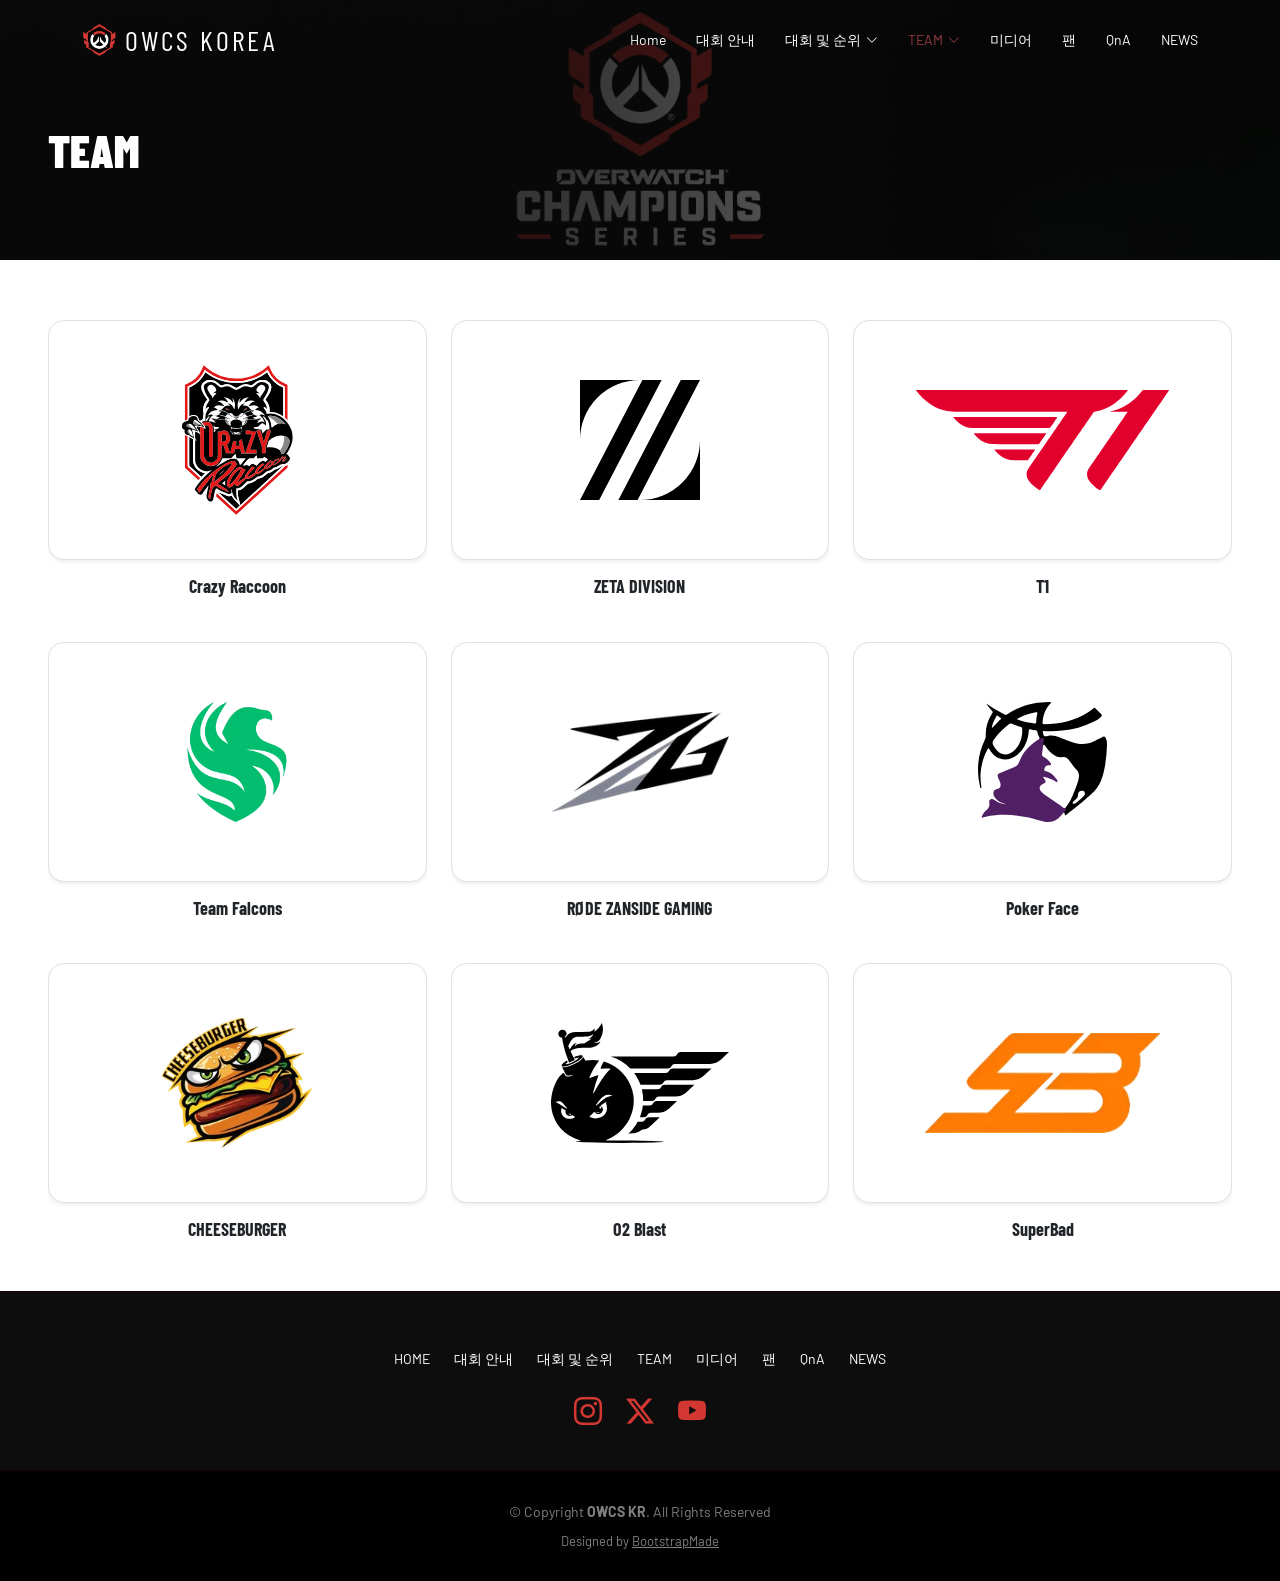
<file: team.html>
﻿<!DOCTYPE html>
<html lang="en">

<head>
  <meta charset="utf-8">
  <meta content="width=device-width, initial-scale=1.0" name="viewport">

  <title>OWCS KOREA | TEAM</title>
  <meta content="" name="description">
  <meta content="" name="keywords">

  <!-- Favicons -->
  <link href="assets/img/favicon.png" rel="icon">
  <link href="assets/img/apple-touch-icon.png" rel="apple-touch-icon">

  <!-- Google Fonts -->
  <link href="https://fonts.googleapis.com/css2?family=Barlow+Condensed:ital,wght@0,400;0,600;0,700;0,800;0,900;1,700;1,800;1,900&family=Barlow:ital,wght@0,300;0,400;0,500;0,600;0,700;0,800;1,700&display=swap" rel="stylesheet">

  <!-- Vendor CSS Files -->
  <link href="assets/vendor/animate.css/animate.min.css" rel="stylesheet">
  <link href="assets/vendor/aos/aos.css" rel="stylesheet">
  <link href="assets/vendor/bootstrap/css/bootstrap.min.css" rel="stylesheet">
  <link href="assets/vendor/bootstrap-icons/bootstrap-icons.css" rel="stylesheet">
  <link href="assets/vendor/boxicons/css/boxicons.min.css" rel="stylesheet">
  <link href="assets/vendor/glightbox/css/glightbox.min.css" rel="stylesheet">
  <link href="assets/vendor/swiper/swiper-bundle.min.css" rel="stylesheet">

  <!-- Template Main CSS File -->
  <link href="assets/css/style.css" rel="stylesheet">

  <style>
    .member[data-href] {
      cursor: pointer;
      transition: transform 0.2s ease, box-shadow 0.2s ease;
    }
    .member[data-href]:hover .member-img {
      box-shadow: 0 10px 28px rgba(0,0,0,0.15) !important;
      border-color: #0d6efd !important;
    }
    .member[data-href]:hover {
      transform: translateY(-6px);
    }
  </style>


  <!-- =======================================================
  * Template Name: OWCS KOREA
  * Template URL: https://bootstrapmade.com/free-bootstrap-template-corporate-moderna/
  * Updated: May 7 2024 with Bootstrap v5.3.3
  * Author: BootstrapMade.com
  * License: https://bootstrapmade.com/license/
  ======================================================== -->
</head>

<body>

  <!-- ======= Header ======= -->
  <header id="header" class="fixed-top d-flex align-items-center header-transparent">
    <div class="container d-flex justify-content-between align-items-center">

      <div class="logo">
        <h1 class="text-light">
          <a href="index.html" class="d-flex align-items-center text-decoration-none">
            <img src="assets/img/owcs logo.png" alt="OWCS Logo" class="img-fluid me-2" style="max-height: 35px;">
            <span>OWCS KOREA</span></a></h1>
      </div>

      <nav id="navbar" class="navbar">
        <ul>
          <li><a class="dropdown" href="index.html">Home</a></li>
          <li><a href="about.html">대회 안내</a></li>
          <li class="dropdown"><a href="#"><span>대회 및 순위</span> <i class="bi bi-chevron-down"></i></a>
            <ul>
              <li class="dropdown"><a href="#"><span>STAGE1</span> <i class="bi bi-chevron-right"></i></a>
                <ul>
                  <li><a href="rank.html">KOREA</a></li>
                  <li><a href="#">ASIA</a></li>
                  <li><a href="#">CHAMPIONS CLASH</a></li>
                </ul>
              </li>
              <li class="dropdown"><a href="#"><span>STAGE2</span> <i class="bi bi-chevron-right"></i></a>
                <ul>
                  <li><a href="#">KOREA</a></li>
                  <li><a href="#">ASIA</a></li>
                  <li><a href="#">MIDSEASON CHAMPIONSHIP</a></li>
                </ul>
              </li>
              <li class="dropdown"><a href="#"><span>STAGE3</span> <i class="bi bi-chevron-right"></i></a>
                <ul>
                  <li><a href="#">KOREA</a></li>
                  <li><a href="#">ASIA</a></li>
                  <li><a href="#">WORLD FINALS</a></li>
                </ul>
              </li>
            </ul>
          </li>
          <li class="dropdown"><a href="team.html" class="active"><span>TEAM</span> <i class="bi bi-chevron-down"></i></a>
            <ul>
              <li><a href="team-cr.html">CRAZY RACOON</a></li>
              <li><a href="#">ZETA DIVISON</a></li>
              <li><a href="#">T1</a></li>
              <li><a href="#">TEAM FALCONS</a></li>
              <li><a href="#">RODE ZANSIDE GAMING</a></li>
              <li><a href="#">POKER FACE</a></li>
              <li><a href="#">CHEESEBURGER</a></li>
              <li><a href="#">O2 BLAST</a></li>
              <li><a href="#">SUPERBAD</a></li>
            </ul>

          <li><a href="media.html">미디어</a></li>
          <li><a href="fan.html">팬</a></li>
          <li><a href="qna.html">QnA</a></li>
          <li><a href="news.html">NEWS</a></li>
        </ul>
        <i class="bi bi-list mobile-nav-toggle"></i>
      </nav><!-- .navbar -->

    </div>
  </header><!-- End Header -->

<!-- ======= Wide banner Section ======= -->
  <section id="fan-banner">
    <div class="container-fluid px-lg-5">
      <div class="row align-items-center">
        <div class="col-lg-8">
          <h1 class="mb-2">TEAM</h1>
        </div>
      </div>
    </div>
  </section>
<!-- End Wide banner Section -->

<!-- ======= Team Section ======= -->
    <section class="team" data-aos="fade-up" data-aos-easing="ease-in-out" data-aos-duration="500">
      <div class="container-fluid px-lg-5">

        <div class="row g-4">

          <!-- 1. Crazy Raccoon -->
          <div class="col-lg-4 col-md-6 d-flex align-items-stretch">
            <div class="member w-100" data-href="team-cr.html">
              <div class="member-img p-4 bg-white border rounded-4 shadow-sm text-center d-flex align-items-center justify-content-center position-relative overflow-hidden" style="height: 240px;">
                <img src="assets/img/teams/라쿤.svg" class="img-fluid mx-auto" alt="Crazy Raccoon" style="height: 150px; object-fit: contain;">
                <div class="social">
                  <a href="https://x.com/crazyraccoon406"><i class="bi bi-twitter-x"></i></a>
                  <a href="https://www.youtube.com/channel/UCV3h-YCXiKiMmVupdknm73Q"><i class="bi bi-youtube"></i></a>
                  <a href="https://www.instagram.com/crazy_raccoon_official/"><i class="bi bi-instagram"></i></a>
                </div>
              </div>
              <div class="member-info mt-3">
                <h4 class="text-center fw-bold text-dark mb-0">Crazy Raccoon</h4>
              </div>
            </div>
          </div>

          <!-- 2. ZETA DIVISION -->
          <div class="col-lg-4 col-md-6 d-flex align-items-stretch">
            <div class="member w-100" data-href="#">
              <div class="member-img p-4 bg-white border rounded-4 shadow-sm text-center d-flex align-items-center justify-content-center position-relative overflow-hidden" style="height: 240px;">
                <img src="assets/img/teams/제타.svg" class="img-fluid mx-auto" alt="ZETA DIVISION" style="height: 120px; object-fit: contain;">
                <div class="social">
                  <a href="https://x.com/zetadivision"><i class="bi bi-twitter-x"></i></a>
                  <a href="https://www.youtube.com/channel/UCnt5hmHu3kLN-LLOuCgAQ2g"><i class="bi bi-youtube"></i></a>
                  <a href="https://www.instagram.com/zetadivision/"><i class="bi bi-instagram"></i></a>
                </div>
              </div>
              <div class="member-info mt-3">
                <h4 class="text-center fw-bold text-dark mb-0">ZETA DIVISION</h4>
              </div>
            </div>
          </div>

          <!-- 3. T1 -->
          <div class="col-lg-4 col-md-6 d-flex align-items-stretch">
            <div class="member w-100" data-href="#">
              <div class="member-img p-4 bg-white border rounded-4 shadow-sm text-center d-flex align-items-center justify-content-center position-relative overflow-hidden" style="height: 240px;">
                <img src="assets/img/teams/티원.svg" class="img-fluid mx-auto" alt="T1" style="height: 100px; object-fit: contain;">
                <div class="social">
                  <a href="https://x.com/T1_official_gg"><i class="bi bi-twitter-x"></i></a>
                  <a href="https://www.youtube.com/user/SKTTeam1st"><i class="bi bi-youtube"></i></a>
                  <a href="https://www.instagram.com/t1official.gg/"><i class="bi bi-instagram"></i></a>
                </div>
              </div>
              <div class="member-info mt-3">
                <h4 class="text-center fw-bold text-dark mb-0">T1</h4>
              </div>
            </div>
          </div>

          <!-- 4. Team Falcons -->
          <div class="col-lg-4 col-md-6 d-flex align-items-stretch">
            <div class="member w-100" data-href="#">
              <div class="member-img p-4 bg-white border rounded-4 shadow-sm text-center d-flex align-items-center justify-content-center position-relative overflow-hidden" style="height: 240px;">
                <img src="assets/img/teams/팔콘.webp" class="img-fluid mx-auto" alt="Team Falcons" style="height: 120px; object-fit: contain;">
                <div class="social">
                  <a href="https://x.com/FalconsEsport"><i class="bi bi-twitter-x"></i></a>
                  <a href="https://www.youtube.com/channel/UC8tgxAxKG7vYG6F7FoZVi4A"><i class="bi bi-youtube"></i></a>
                  <a href="https://www.instagram.com/teamfalconsgg/"><i class="bi bi-instagram"></i></a>
                </div>
              </div>
              <div class="member-info mt-3">
                <h4 class="text-center fw-bold text-dark mb-0">Team Falcons</h4>
              </div>
            </div>
          </div>

          <!-- 5. RØDE ZANSIDE GAMING -->
          <div class="col-lg-4 col-md-6 d-flex align-items-stretch">
            <div class="member w-100" data-href="#">
              <div class="member-img p-4 bg-white border rounded-4 shadow-sm text-center d-flex align-items-center justify-content-center position-relative overflow-hidden" style="height: 240px;">
                <img src="assets/img/teams/로제.webp" class="img-fluid mx-auto" alt="RØDE ZANSIDE GAMING" style="height: 100px; object-fit: contain;">
                <div class="social">
                  <a href="https://x.com/ZANSIDEGAMING"><i class="bi bi-twitter-x"></i></a>
                </div>
              </div>
              <div class="member-info mt-3">
                <h4 class="text-center fw-bold text-dark mb-0">RØDE ZANSIDE GAMING</h4>
              </div>
            </div>
          </div>

          <!-- 6. Poker Face -->
          <div class="col-lg-4 col-md-6 d-flex align-items-stretch">
            <div class="member w-100" data-href="#">
              <div class="member-img p-4 bg-white border rounded-4 shadow-sm text-center d-flex align-items-center justify-content-center position-relative overflow-hidden" style="height: 240px;">
                <img src="assets/img/teams/포페.svg" class="img-fluid mx-auto" alt="Poker Face" style="height: 120px; object-fit: contain;">
                <div class="social">
                  <a href="https://x.com/WEAREPOKERFACE?t=Xcq1wxBuZObaVurAAKGqog&s=09"><i class="bi bi-twitter-x"></i></a>
                  <a href="https://www.youtube.com/@pokerface_official"><i class="bi bi-youtube"></i></a>
                  <a href="https://instagram.com/PokerFace_OW"><i class="bi bi-instagram"></i></a>
                </div>
              </div>
              <div class="member-info mt-3">
                <h4 class="text-center fw-bold text-dark mb-0">Poker Face</h4>
              </div>
            </div>
          </div>

          <!-- 7. CHEESEBURGER -->
          <div class="col-lg-4 col-md-6 d-flex align-items-stretch">
            <div class="member w-100" data-href="#">
              <div class="member-img p-4 bg-white border rounded-4 shadow-sm text-center d-flex align-items-center justify-content-center position-relative overflow-hidden" style="height: 240px;">
                <img src="assets/img/teams/치벅.webp" class="img-fluid mx-auto" alt="CHEESEBURGER" style="height: 130px; object-fit: contain;">
                <div class="social">
                  <a href="https://x.com/owCHEESEBURGER"><i class="bi bi-twitter-x"></i></a>
                  <a href="https://www.youtube.com/@owCHEESEBURGER"><i class="bi bi-youtube"></i></a>
                  <a href="https://www.instagram.com/owcheeseburger"><i class="bi bi-instagram"></i></a>
                </div>
              </div>
              <div class="member-info mt-3">
                <h4 class="text-center fw-bold text-dark mb-0">CHEESEBURGER</h4>
              </div>
            </div>
          </div>

          <!-- 8. O2 Blast -->
          <div class="col-lg-4 col-md-6 d-flex align-items-stretch">
            <div class="member w-100" data-href="#">
              <div class="member-img p-4 bg-white border rounded-4 shadow-sm text-center d-flex align-items-center justify-content-center position-relative overflow-hidden" style="height: 240px;">
                <img src="assets/img/teams/오투.svg" class="img-fluid mx-auto" alt="O2 Blast" style="height: 120px; object-fit: contain;">
                <div class="social">
                  <a href="https://x.com/O2_Blast"><i class="bi bi-twitter-x"></i></a>
                  <a href="https://www.youtube.com/channel/UCpPndVAhBwKFAe-NowqT6Eg"><i class="bi bi-youtube"></i></a>
                </div>
              </div>
              <div class="member-info mt-3">
                <h4 class="text-center fw-bold text-dark mb-0">O2 Blast</h4>
              </div>
            </div>
          </div>

          <!-- 9. SuperBad -->
          <div class="col-lg-4 col-md-6 d-flex align-items-stretch">
            <div class="member w-100" data-href="#">
              <div class="member-img p-4 bg-white border rounded-4 shadow-sm text-center d-flex align-items-center justify-content-center position-relative overflow-hidden" style="height: 240px;">
                <img src="assets/img/teams/sb.webp" class="img-fluid mx-auto" alt="SuperBad" style="height: 100px; object-fit: contain;">
                <div class="social">
                  <a href="https://x.com/owSuperBad"><i class="bi bi-twitter-x"></i></a>
                </div>
              </div>
              <div class="member-info mt-3">
                <h4 class="text-center fw-bold text-dark mb-0">SuperBad</h4>
              </div>
            </div>
          </div>

        </div>

      </div>
    </section><!-- End Team Section -->    

  <!-- ======= Footer ======= -->
   <footer id="footer" data-aos="fade-up" data-aos-easing="ease-in-out" data-aos-duration="500">

  <div class="footer-top">
    <div class="container">
      <div class="row">

        <div class="col-12 footer-links mb-4">
          <ul class="d-flex flex-wrap justify-content-center align-items-center gap-4 list-unstyled mb-0">
            <li><a href="index.html">HOME</a></li>
            <li><a href="about.html">대회 안내</a></li>
            <li><a href="rank.html">대회 및 순위</a></li>
            <li><a href="team.html">TEAM</a></li>
            <li><a href="media.html">미디어</a></li>
            <li><a href="fan.html">팬</a></li>
            <li><a href="qna.html">QnA</a></li>
            <li><a href="news.html">NEWS</a></li>
          </ul>
        </div>

        <div class="col-12 text-center mb-2">
          <div class="footer-social-links d-flex justify-content-center gap-4">
            <a href="https://www.instagram.com/ow_esports_kr" target="_blank" class="fs-3"><i class="bi bi-instagram"></i></a>
            <a href="https://x.com/OW_Esports_Asia" target="_blank" class="fs-3"><i class="bi bi-twitter-x"></i></a>
            <a href="https://www.youtube.com/@ow_esports_kr" target="_blank" class="fs-3"><i class="bi bi-youtube"></i></a>
          </div>
        </div>

      </div>
    </div>
  </div>

  <div class="container">
    <div class="copyright text-white-50"> &copy; Copyright <strong><span>OWCS KR</span></strong>. All Rights Reserved
    </div>
    <div class="credits text-white-50">
      Designed by <a href="https://bootstrapmade.com/" class="text-white-50 text-decoration-underline">BootstrapMade</a>
    </div>
  </div>
</footer>
  <!-- End Footer -->

  <a href="#" class="back-to-top d-flex align-items-center justify-content-center"><i class="bi bi-arrow-up-short"></i></a>

  <!-- Vendor JS Files -->
  <script src="assets/vendor/purecounter/purecounter_vanilla.js"></script>
  <script src="assets/vendor/aos/aos.js"></script>
  <script src="assets/vendor/bootstrap/js/bootstrap.bundle.min.js"></script>
  <script src="assets/vendor/glightbox/js/glightbox.min.js"></script>
  <script src="assets/vendor/isotope-layout/isotope.pkgd.min.js"></script>
  <script src="assets/vendor/swiper/swiper-bundle.min.js"></script>
  <script src="assets/vendor/waypoints/noframework.waypoints.js"></script>
  <script src="assets/vendor/php-email-form/validate.js"></script>

  <!-- Template Main JS File -->
  <script src="assets/js/main.js"></script>

  <script>
    document.querySelectorAll('.member[data-href]').forEach(function(el) {
      el.addEventListener('click', function(e) {
        if (!e.target.closest('a')) {
          var href = this.dataset.href;
          if (href && href !== '#') window.location.href = href;
        }
      });
    });
  </script>

</body>

</html>
</file>
<file: assets/css/style.css>
/**
* Template Name: Moderna
* Template URL: https://bootstrapmade.com/free-bootstrap-template-corporate-moderna/
* Updated: May 7 2024 with Bootstrap v5.3.3
* Author: BootstrapMade.com
* License: https://bootstrapmade.com/license/
*/

/*--------------------------------------------------------------
# General
--------------------------------------------------------------*/
body {
  font-family: "Barlow", sans-serif;
  color: #444;
}

a {
  color: #d23732;
  text-decoration: none;
}

a:hover {
  color: #e05450;
  text-decoration: none;
}

h1,
h2,
h3,
h4,
h5,
h6,
.font-primary {
  font-family: "Barlow Condensed", sans-serif;
}

/*--------------------------------------------------------------
# Back to top button
--------------------------------------------------------------*/
.back-to-top {
  position: fixed;
  visibility: hidden;
  opacity: 0;
  right: 15px;
  bottom: 15px;
  z-index: 99999;
  background: #d23732;
  width: 40px;
  height: 40px;
  border-radius: 4px;
  transition: all 0.4s;
}

.back-to-top i {
  font-size: 24px;
  color: #fff;
  line-height: 0;
}

.back-to-top:hover {
  background: #e05450;
  color: #fff;
}

.back-to-top.active {
  visibility: visible;
  opacity: 1;
}

/*--------------------------------------------------------------
# Header
--------------------------------------------------------------*/
#header {
  height: 80px;
  transition: all 0.5s;
  z-index: 997;
  transition: all 0.5s;
  background: #010101;
}

#header.header-transparent {
  background: none;
}

#header.header-scrolled {
  background: rgba(1, 1, 1, 0.8);
  height: 60px;
}

#header .logo h1 {
  font-size: 28px;
  margin: 0;
  padding: 4px 0;
  line-height: 1;
  font-weight: 400;
  letter-spacing: 3px;
  text-transform: uppercase;
}

#header .logo h1 a,
#header .logo h1 a:hover {
  color: #fff;
  text-decoration: none;
}

#header .logo img {
  padding: 0;
  margin: 0;
  max-height: 40px;
}

#main {
  margin-top: 80px;
}

/*--------------------------------------------------------------
# Navigation Menu
--------------------------------------------------------------*/
/**
* Desktop Navigation 
*/
.navbar {
  padding: 0;
}

.navbar ul {
  margin: 0;
  padding: 0;
  display: flex;
  list-style: none;
  align-items: center;
}

.navbar li {
  position: relative;
}

.navbar a,
.navbar a:focus {
  display: flex;
  align-items: center;
  justify-content: space-between;
  padding: 10px 0 10px 30px;
  font-family: "Barlow", sans-serif;
  font-size: 14px;
  color: #fff;
  white-space: nowrap;
  transition: 0.3s;
}

.navbar a i,
.navbar a:focus i {
  font-size: 12px;
  line-height: 0;
  margin-left: 5px;
}

.navbar a:hover,
.navbar .active,
.navbar .active:focus,
.navbar li:hover>a {
  color: #943d43;
}

.navbar .dropdown ul {
  display: block;
  position: absolute;
  left: 14px;
  top: calc(100% + 30px);
  margin: 0;
  padding: 10px 0;
  z-index: 99;
  opacity: 0;
  visibility: hidden;
  background: #fff;
  box-shadow: 0px 0px 30px rgba(127, 137, 161, 0.25);
  transition: 0.3s;
}

.navbar .dropdown ul li {
  min-width: 200px;
}

.navbar .dropdown ul a {
  padding: 10px 20px;
  font-size: 14px;
  text-transform: none;
  color: #010101;
}

.navbar .dropdown ul a i {
  font-size: 12px;
}

.navbar .dropdown ul a:hover,
.navbar .dropdown ul .active:hover,
.navbar .dropdown ul li:hover>a {
  color: #d23732;
}

.navbar .dropdown:hover>ul {
  opacity: 1;
  top: 100%;
  visibility: visible;
}

.navbar .dropdown .dropdown ul {
  top: 0;
  left: calc(100% - 30px);
  visibility: hidden;
}

.navbar .dropdown .dropdown:hover>ul {
  opacity: 1;
  top: 0;
  left: 100%;
  visibility: visible;
}

@media (max-width: 1366px) {
  .navbar .dropdown .dropdown ul {
    left: -90%;
  }

  .navbar .dropdown .dropdown:hover>ul {
    left: -100%;
  }
}

/**
* Mobile Navigation 
*/
.mobile-nav-toggle {
  color: #fff;
  font-size: 28px;
  cursor: pointer;
  display: none;
  line-height: 0;
  transition: 0.5s;
}

@media (max-width: 991px) {
  .mobile-nav-toggle {
    display: block;
  }

  .navbar ul {
    display: none;
  }
}

.navbar-mobile {
  position: fixed;
  overflow: hidden;
  top: 0;
  right: 0;
  left: 0;
  bottom: 0;
  background: rgba(1, 1, 1, 0.9);
  transition: 0.3s;
}

.navbar-mobile .mobile-nav-toggle {
  position: absolute;
  top: 15px;
  right: 15px;
}

.navbar-mobile ul {
  display: block;
  position: absolute;
  top: 55px;
  right: 15px;
  bottom: 15px;
  left: 15px;
  padding: 10px 0;
  background-color: #fff;
  overflow-y: auto;
  transition: 0.3s;
}

.navbar-mobile a,
.navbar-mobile a:focus {
  padding: 10px 20px;
  font-size: 15px;
  color: #010101;
}

.navbar-mobile a:hover,
.navbar-mobile .active,
.navbar-mobile li:hover>a {
  color: #d23732;
}

.navbar-mobile .getstarted,
.navbar-mobile .getstarted:focus {
  margin: 15px;
}

.navbar-mobile .dropdown ul {
  position: static;
  display: none;
  margin: 10px 20px;
  padding: 10px 0;
  z-index: 99;
  opacity: 1;
  visibility: visible;
  background: #fff;
  box-shadow: 0px 0px 30px rgba(127, 137, 161, 0.25);
}

.navbar-mobile .dropdown ul li {
  min-width: 200px;
}

.navbar-mobile .dropdown ul a {
  padding: 10px 20px;
}

.navbar-mobile .dropdown ul a i {
  font-size: 12px;
}

.navbar-mobile .dropdown ul a:hover,
.navbar-mobile .dropdown ul .active:hover,
.navbar-mobile .dropdown ul li:hover>a {
  color: #d23732;
}

.navbar-mobile .dropdown>.dropdown-active {
  display: block;
}

/*--------------------------------------------------------------
# Hero Section
--------------------------------------------------------------*/
#hero {
  width: 100%;
  height: 90vh;
  overflow: hidden;
  position: relative;
}

#hero::after {
  content: "";
  position: absolute;
  left: 50%;
  top: 0;
  width: 130%;
  height: 95%;
  background: linear-gradient(to right, rgba(1, 1, 1, 0.8), rgba(1, 1, 1, 0.6)), center top no-repeat;
  z-index: 0;
  border-radius: 0 0 50% 50%;
  transform: translateX(-50%) rotate(0deg);
}

#hero::before {
  content: "";
  position: absolute;
  left: 50%;
  top: 0;
  width: 130%;
  height: 96%;
  background: #d23732;
  opacity: 0.3;
  z-index: 0;
  border-radius: 0 0 50% 50%;
  transform: translateX(-50%) translateY(18px) rotate(2deg);
}

#hero .carousel-container {
  display: flex;
  justify-content: center;
  align-items: center;
  flex-direction: column;
  text-align: center;
  bottom: 0;
  top: 0;
  left: 0;
  right: 0;
}

#hero h2 {
  color: #fff;
  margin-bottom: 30px;
  font-size: 48px;
  font-weight: 700;
}

#hero p {
  width: 80%;
  animation-delay: 0.4s;
  margin: 0 auto 30px auto;
  color: #fff;
}

#hero .carousel-control-prev,
#hero .carousel-control-next {
  width: 10%;
}

#hero .carousel-control-next-icon,
#hero .carousel-control-prev-icon {
  background: none;
  font-size: 48px;
  line-height: 1;
  width: auto;
  height: auto;
}

#hero .btn-get-started {
  font-family: "Barlow Condensed", sans-serif;
  font-weight: 500;
  font-size: 14px;
  letter-spacing: 1px;
  display: inline-block;
  padding: 12px 32px;
  border-radius: 50px;
  transition: 0.5s;
  line-height: 1;
  margin: 10px;
  color: #fff;
  animation-delay: 0.8s;
  border: 2px solid #d23732;
}

#hero .btn-get-started:hover {
  background: #d23732;
  color: #fff;
  text-decoration: none;
}

@media (min-width: 1024px) {
  #hero p {
    width: 60%;
  }

  #hero .carousel-control-prev,
  #hero .carousel-control-next {
    width: 5%;
  }
}

@media (max-width: 768px) {
  #hero::after {
    width: 180%;
    height: 95%;
    border-radius: 0 0 50% 50%;
    transform: translateX(-50%) rotate(0deg);
  }

  #hero::before {
    top: 0;
    width: 180%;
    height: 94%;
    border-radius: 0 0 50% 50%;
    transform: translateX(-50%) translateY(20px) rotate(4deg);
  }
}

@media (max-width: 575px) {
  #hero h2 {
    font-size: 30px;
  }

  #hero::after {
    left: 40%;
    top: 0;
    width: 200%;
    height: 95%;
    border-radius: 0 0 50% 50%;
    transform: translateX(-50%) rotate(0deg);
  }

  #hero::before {
    left: 50%;
    top: 0;
    width: 200%;
    height: 94%;
    border-radius: 0 0 50% 50%;
    transform: translateX(-50%) translateY(20px) rotate(4deg);
  }
}

/*--------------------------------------------------------------
# Hero No Slider Section
--------------------------------------------------------------*/
#hero-no-slider {
  width: 100%;
  height: 100vh;
  overflow: hidden;
  position: relative;
  text-align: center;
  background: #010101 center center / cover no-repeat;
}

#hero-no-slider::before {
  content: "";
  position: absolute;
  inset: 0;
  background: linear-gradient(to right, rgba(1, 1, 1, 0.72), rgba(1, 1, 1, 0.4));
  z-index: 0;
}

#hero-no-slider .container {
  position: relative;
  z-index: 1;
}

#hero-no-slider h2 {
  color: #fff;
  margin-bottom: 15px;
  font-size: 48px;
  font-weight: 700;
}

#hero-no-slider p {
  color: #fff;
}

#hero-no-slider .btn-get-started {
  font-family: "Barlow Condensed", sans-serif;
  font-weight: 500;
  font-size: 14px;
  letter-spacing: 1px;
  display: inline-block;
  padding: 12px 32px;
  border-radius: 50px;
  transition: 0.5s;
  line-height: 1;
  margin: 10px;
  color: #fff;
  animation-delay: 0.8s;
  border: 2px solid #d23732;
}

#hero-no-slider .btn-get-started:hover {
  background: #d23732;
  color: #fff;
  text-decoration: none;
}

@media (max-width: 575px) {
  #hero-no-slider h2 {
    font-size: 30px;
  }
}

/*--------------------------------------------------------------
# Sections General
--------------------------------------------------------------*/
section {
  padding: 60px 0;
}

.section-bg {
  background-color: #f2f2f2;
}

.section-title {
  text-align: center;
  padding-bottom: 30px;
}

.section-title h2 {
  font-size: 28px;
  font-weight: 400;
  margin-bottom: 20px;
  padding-bottom: 20px;
  position: relative;
}

.section-title h2::before {
  content: "";
  position: absolute;
  display: block;
  width: 120px;
  height: 1px;
  background: #ddd;
  bottom: 1px;
  left: calc(50% - 60px);
}

.section-title h2::after {
  content: "";
  position: absolute;
  display: block;
  width: 40px;
  height: 3px;
  background: #d23732;
  bottom: 0;
  left: calc(50% - 20px);
}

.section-title p {
  margin-bottom: 0;
}

/*--------------------------------------------------------------
# Breadcrumbs
--------------------------------------------------------------*/
.breadcrumbs {
  padding: 15px 0;
  background-color: #f2f2f2;
  min-height: 40px;
}

.breadcrumbs h2 {
  font-size: 28px;
  font-weight: 300;
}

.breadcrumbs ol {
  display: flex;
  flex-wrap: wrap;
  list-style: none;
  padding: 0;
  margin: 0;
}

.breadcrumbs ol li+li {
  padding-left: 10px;
}

.breadcrumbs ol li+li::before {
  display: inline-block;
  padding-right: 10px;
  color: #6c757d;
  content: "/";
}

/*--------------------------------------------------------------
# Spoiler
--------------------------------------------------------------*/
@media (max-width: 768px) {
  .breadcrumbs .d-flex {
    display: block !important;
  }

  .breadcrumbs ol {
    display: block;
  }

  .breadcrumbs ol li {
    display: inline-block;
  }
}

/* ── 스포일러 방지 ── */
    .spoiler-card {
      cursor: pointer;
    }
    /* 점수 스포일러: 눈 아이콘 표시, 클릭 시 실제 점수 */
    .score-spoiler {
      display: inline-block;
      position: relative;
    }
    .real-score {
      display: none;
    }
    .spoiler-text {
      color: #adb5bd;
      cursor: pointer;
    }
    .spoiler-card.revealed .real-score {
      display: inline;
    }
    .spoiler-card.revealed .spoiler-text {
      display: none;
    }

/*--------------------------------------------------------------
# Our Services
--------------------------------------------------------------*/
.services {
  padding-bottom: 20px;
}

.services .icon-box {
  padding: 30px;
  position: relative;
  overflow: hidden;
  margin: 0 0 40px 0;
  background: #fff;
  box-shadow: 0 5px 26px 0 rgba(210, 55, 50, 0.14);
  transition: all 0.3s ease-in-out;
  text-align: center;
  border: 1px solid #fff;
}

.services .icon {
  margin: 0 auto 20px auto;
  padding-top: 17px;
  display: inline-block;
  text-align: center;
  border-radius: 50%;
  width: 72px;
  height: 72px;
}

.services .icon i {
  font-size: 36px;
  line-height: 1;
}

.services .title {
  font-weight: 700;
  margin-bottom: 15px;
  font-size: 18px;
}

.services .title a {
  color: #111;
}

.services .description {
  font-size: 15px;
  line-height: 28px;
  margin-bottom: 0;
}

.services .icon-box-pink .icon {
  background: #fceef3;
}

.services .icon-box-pink .icon i {
  color: #ff689b;
}

.services .icon-box-pink:hover {
  border-color: #ff689b;
}

.services .icon-box-cyan .icon {
  background: #e6fdfc;
}

.services .icon-box-cyan .icon i {
  color: #3fcdc7;
}

.services .icon-box-cyan:hover {
  border-color: #3fcdc7;
}

.services .icon-box-green .icon {
  background: #eafde7;
}

.services .icon-box-green .icon i {
  color: #41cf2e;
}

.services .icon-box-green:hover {
  border-color: #41cf2e;
}

.services .icon-box-blue .icon {
  background: #e1eeff;
}

.services .icon-box-blue .icon i {
  color: #2282ff;
}

.services .icon-box-blue:hover {
  border-color: #2282ff;
}

/*--------------------------------------------------------------
# Why Us
--------------------------------------------------------------*/
.why-us .container {
  box-shadow: 0 5px 25px 0 rgba(214, 215, 216, 0.6);
  background: #fff;
}

.why-us .icon-box+.icon-box {
  margin-top: 50px;
}

.why-us .icon-box .icon {
  float: left;
  display: flex;
  align-items: center;
  justify-content: center;
  width: 72px;
  height: 72px;
  background: #f2f2f2;
  border-radius: 6px;
  transition: 0.5s;
}

.why-us .icon-box .icon i {
  color: #d23732;
  font-size: 32px;
}

.why-us .icon-box:hover .icon {
  background: #d23732;
}

.why-us .icon-box:hover .icon i {
  color: #fff;
}

.why-us .icon-box .title {
  margin-left: 95px;
  font-weight: 700;
  margin-bottom: 10px;
  font-size: 18px;
  text-transform: uppercase;
}

.why-us .icon-box .title a {
  color: #343a40;
  transition: 0.3s;
}

.why-us .icon-box .title a:hover {
  color: #d23732;
}

.why-us .icon-box .description {
  margin-left: 95px;
  line-height: 24px;
  font-size: 14px;
}

.why-us .video-box {
  position: relative;
}

.why-us .video-box img {
  padding-top: 15px;
  padding-bottom: 15px;
}

.why-us .play-btn {
  width: 94px;
  height: 94px;
  background: radial-gradient(#d23732 50%, rgba(210, 55, 50, 0.4) 52%);
  border-radius: 50%;
  display: block;
  position: absolute;
  left: calc(50% - 47px);
  top: calc(50% - 47px);
  overflow: hidden;
}

.why-us .play-btn::after {
  content: "";
  position: absolute;
  left: 50%;
  top: 50%;
  transform: translateX(-40%) translateY(-50%);
  width: 0;
  height: 0;
  border-top: 10px solid transparent;
  border-bottom: 10px solid transparent;
  border-left: 15px solid #fff;
  z-index: 100;
  transition: all 400ms cubic-bezier(0.55, 0.055, 0.675, 0.19);
}

.why-us .play-btn::before {
  content: "";
  position: absolute;
  width: 120px;
  height: 120px;
  animation-delay: 0s;
  animation: pulsate-btn 2s;
  animation-direction: forwards;
  animation-iteration-count: infinite;
  animation-timing-function: steps;
  opacity: 1;
  border-radius: 50%;
  border: 5px solid rgba(210, 55, 50, 0.7);
  top: -15%;
  left: -15%;
  background: rgba(198, 16, 0, 0);
}

.why-us .play-btn:hover::after {
  border-left: 15px solid #d23732;
  transform: scale(20);
}

.why-us .play-btn:hover::before {
  content: "";
  position: absolute;
  left: 50%;
  top: 50%;
  transform: translateX(-40%) translateY(-50%);
  width: 0;
  height: 0;
  border: none;
  border-top: 10px solid transparent;
  border-bottom: 10px solid transparent;
  border-left: 15px solid #fff;
  z-index: 200;
  animation: none;
  border-radius: 0;
}

@keyframes pulsate-btn {
  0% {
    transform: scale(0.6, 0.6);
    opacity: 1;
  }

  100% {
    transform: scale(1, 1);
    opacity: 0;
  }
}

/*--------------------------------------------------------------
# Features
--------------------------------------------------------------*/
.features .row+.row {
  margin-top: 100px;
}

.features h3 {
  font-weight: 400;
  font-size: 24px;
}

.features ul {
  list-style: none;
  padding: 0;
}

.features ul li {
  padding-bottom: 10px;
}

.features ul i {
  font-size: 20px;
  padding-right: 4px;
  color: #d23732;
}

.features p:last-child {
  margin-bottom: 0;
}

/*--------------------------------------------------------------
# About
--------------------------------------------------------------*/
.about h3 {
  font-weight: 400;
  font-size: 26px;
}

.about ul {
  list-style: none;
  padding: 0;
}

.about ul li {
  padding-bottom: 10px;
}

.about ul i {
  font-size: 20px;
  padding-right: 4px;
  color: #d23732;
}

.about p:last-child {
  margin-bottom: 0;
}

/*--------------------------------------------------------------
# Facts
--------------------------------------------------------------*/
.facts .counters span {
  font-size: 48px;
  display: block;
  color: #d23732;
}

.facts .counters p {
  padding: 0;
  margin: 0 0 20px 0;
  font-family: "Barlow Condensed", sans-serif;
  font-size: 14px;
}

/*--------------------------------------------------------------
# Clients
--------------------------------------------------------------*/
.clients .swiper-wrapper {
  height: auto;
}

.clients .swiper-pagination {
  margin-top: 30px;
  position: relative;
}

.clients .swiper-pagination .swiper-pagination-bullet {
  width: 12px;
  height: 12px;
  opacity: 1;
  background-color: rgba(0, 0, 0, 0.2);
}

.clients .swiper-pagination .swiper-pagination-bullet-active {
  background-color: #d23732;
}

/*--------------------------------------------------------------
# Our Skills
--------------------------------------------------------------*/
.skills {
  padding: 60px 0;
}

.skills .progress {
  height: 35px;
  margin-bottom: 10px;
}

.skills .progress .skill {
  line-height: 35px;
  padding: 0;
  margin: 0 0 0 20px;
  text-transform: uppercase;
}

.skills .progress .skill .val {
  float: right;
  font-style: normal;
  margin: 0 20px 0 0;
}

.skills .progress-bar {
  width: 1px;
  text-align: left;
  transition: 0.9s;
}

/*--------------------------------------------------------------
# Tetstimonials
--------------------------------------------------------------*/
.testimonials {
  padding: 60px 0;
}

.testimonials .section-header {
  margin-bottom: 40px;
}

.testimonials .testimonials-carousel {
  overflow: hidden;
}

.testimonials .testimonial-item {
  text-align: center;
}

.testimonials .testimonial-item .testimonial-img {
  width: 120px;
  border-radius: 50%;
  border: 4px solid #fff;
  margin: 0 auto;
}

.testimonials .testimonial-item h3 {
  font-size: 20px;
  font-weight: bold;
  margin: 10px 0 5px 0;
  color: #111;
}

.testimonials .testimonial-item h4 {
  font-size: 14px;
  color: #999;
  margin: 0 0 15px 0;
}

.testimonials .testimonial-item .quote-icon-left,
.testimonials .testimonial-item .quote-icon-right {
  color: #fbfcfd;
  font-size: 26px;
}

.testimonials .testimonial-item .quote-icon-left {
  display: inline-block;
  left: -5px;
  position: relative;
}

.testimonials .testimonial-item .quote-icon-right {
  display: inline-block;
  right: -5px;
  position: relative;
  top: 10px;
}

.testimonials .testimonial-item p {
  font-style: italic;
  margin: 0 auto 15px auto;
}

.testimonials .swiper-pagination {
  margin-top: 20px;
  position: relative;
}

.testimonials .swiper-pagination .swiper-pagination-bullet {
  width: 12px;
  height: 12px;
  background-color: #fff;
  opacity: 1;
  border: 1px solid #d23732;
}

.testimonials .swiper-pagination .swiper-pagination-bullet-active {
  background-color: #d23732;
}

/*--------------------------------------------------------------
# Service Details
--------------------------------------------------------------*/
.service-details {
  padding-bottom: 10px;
}

.service-details .card {
  border: 0;
  padding: 0 30px;
  margin-bottom: 60px;
  position: relative;
}

.service-details .card-img {
  width: calc(100% + 60px);
  margin-left: -30px;
  overflow: hidden;
  z-index: 9;
  border-radius: 0;
}

.service-details .card-img img {
  max-width: 100%;
  transition: all 0.3s ease-in-out;
}

.service-details .card-body {
  z-index: 10;
  background: #fff;
  border-top: 4px solid #fff;
  padding: 30px;
  box-shadow: 0px 2px 15px rgba(0, 0, 0, 0.1);
  margin-top: -60px;
  transition: 0.3s;
}

.service-details .card-title {
  font-weight: 700;
  text-align: center;
  margin-bottom: 20px;
}

.service-details .card-title a {
  color: #010101;
  transition: 0.3s;
}

.service-details .card-text {
  color: #5e5e5e;
}

.service-details .read-more a {
  color: #777777;
  text-transform: uppercase;
  font-weight: 600;
  font-size: 12px;
  transition: 0.3s;
}

.service-details .read-more a:hover {
  color: #d23732;
}

.service-details .card:hover img {
  transform: scale(1.1);
}

.service-details .card:hover .card-body {
  border-color: #d23732;
}

.service-details .card:hover .card-body .card-title a {
  color: #d23732;
}

/*--------------------------------------------------------------
# Pricing
--------------------------------------------------------------*/
.pricing .row {
  padding-top: 40px;
}

.pricing .box {
  padding: 40px;
  margin-bottom: 30px;
  box-shadow: 0px 0px 30px rgba(73, 78, 92, 0.15);
  background: #fff;
  text-align: center;
}

.pricing h3 {
  font-weight: 300;
  margin-bottom: 15px;
  font-size: 28px;
}

.pricing h4 {
  font-size: 46px;
  color: #d23732;
  font-weight: 400;
  font-family: "Barlow", sans-serif;
  margin-bottom: 25px;
}

.pricing h4 span {
  color: #bababa;
  font-size: 18px;
  display: block;
}

.pricing ul {
  padding: 0;
  list-style: none;
  color: #999;
  text-align: left;
  line-height: 20px;
}

.pricing ul li {
  padding-bottom: 12px;
}

.pricing ul i {
  color: #d23732;
  font-size: 18px;
  padding-right: 4px;
}

.pricing ul .na {
  color: #ccc;
}

.pricing ul .na i {
  color: #ccc;
}

.pricing ul .na span {
  text-decoration: line-through;
}

.pricing .get-started-btn {
  background: #010101;
  display: inline-block;
  padding: 6px 30px;
  border-radius: 20px;
  color: #fff;
  transition: none;
  font-size: 14px;
  font-weight: 400;
  font-family: "Barlow Condensed", sans-serif;
  transition: 0.3s;
}

.pricing .get-started-btn:hover {
  background: #d23732;
}

.pricing .featured {
  z-index: 10;
  margin: -30px -5px 0 -5px;
}

.pricing .featured .get-started-btn {
  background: #d23732;
}

.pricing .featured .get-started-btn:hover {
  background: #e05450;
}

@media (max-width: 992px) {
  .pricing .box {
    max-width: 60%;
    margin: 0 auto 30px auto;
  }
}

@media (max-width: 767px) {
  .pricing .box {
    max-width: 80%;
    margin: 0 auto 30px auto;
  }
}

@media (max-width: 420px) {
  .pricing .box {
    max-width: 100%;
    margin: 0 auto 30px auto;
  }
}

/*--------------------------------------------------------------
# Portfolio
--------------------------------------------------------------*/
.portfolio {
  padding-bottom: 60px;
}

.portfolio #portfolio-flters {
  padding: 0;
  margin: 0 0 35px 0;
  list-style: none;
  text-align: center;
}

.portfolio #portfolio-flters li {
  cursor: pointer;
  margin: 0 12px 5px 12px;
  display: inline-block;
  padding: 0 4px 6px 4px;
  font-size: 16px;
  font-weight: 500;
  line-height: 20px;
  color: #444;
  transition: all 0.3s ease-in-out;
  border-bottom: 2px solid #fff;
  font-family: "Barlow Condensed", sans-serif;
}

.portfolio #portfolio-flters li:hover,
.portfolio #portfolio-flters li.filter-active {
  border-color: #d23732;
  color: #d23732;
}

.portfolio .portfolio-item {
  background: #010101;
  overflow: hidden;
  min-height: 200px;
  position: relative;
  border-radius: 4px;
  margin: 0 0 30px 0;
}

.portfolio .portfolio-item img {
  transition: all 0.3s ease-in-out;
}

.portfolio .portfolio-item .portfolio-info {
  opacity: 0;
  position: absolute;
  transition: all 0.3s linear;
  text-align: center;
  top: 10%;
  left: 0;
  right: 0;
}

.portfolio .portfolio-item .portfolio-info h3 {
  font-size: 22px;
  color: #fff;
  font-weight: bold;
}

.portfolio .portfolio-item .portfolio-info a i {
  color: rgba(255, 255, 255, 0.6);
  font-size: 28px;
  transition: 0.3s;
}

.portfolio .portfolio-item .portfolio-info a i:hover {
  color: white;
}

.portfolio .portfolio-item:hover img {
  opacity: 0.6;
  transform: scale(1.1);
}

.portfolio .portfolio-item:hover .portfolio-info {
  opacity: 1;
  top: calc(50% - 30px);
}

/*--------------------------------------------------------------
# Portfolio Details
--------------------------------------------------------------*/
.portfolio-details {
  padding-top: 40px;
}

.portfolio-details .portfolio-details-slider img {
  width: 100%;
}

.portfolio-details .portfolio-details-slider .swiper-pagination {
  margin-top: 20px;
  position: relative;
}

.portfolio-details .portfolio-details-slider .swiper-pagination .swiper-pagination-bullet {
  width: 12px;
  height: 12px;
  background-color: #fff;
  opacity: 1;
  border: 1px solid #d23732;
}

.portfolio-details .portfolio-details-slider .swiper-pagination .swiper-pagination-bullet-active {
  background-color: #d23732;
}

.portfolio-details .portfolio-info {
  padding: 30px;
  box-shadow: 0px 0 30px rgba(1, 1, 1, 0.08);
}

.portfolio-details .portfolio-info h3 {
  font-size: 22px;
  font-weight: 700;
  margin-bottom: 20px;
  padding-bottom: 20px;
  border-bottom: 1px solid #eee;
}

.portfolio-details .portfolio-info ul {
  list-style: none;
  padding: 0;
  font-size: 15px;
}

.portfolio-details .portfolio-info ul li+li {
  margin-top: 10px;
}

.portfolio-details .portfolio-description {
  padding-top: 30px;
}

.portfolio-details .portfolio-description h2 {
  font-size: 26px;
  font-weight: 700;
  margin-bottom: 20px;
}

.portfolio-details .portfolio-description p {
  padding: 0;
}

/*--------------------------------------------------------------
# Team
--------------------------------------------------------------*/
.team {
  background: #fff;
  padding-bottom: 30px;
}

.team .member {
  margin-bottom: 20px;
  overflow: hidden;
}

.team .member .member-img {
  position: relative;
  overflow: hidden;
}

.team .member .social {
  position: absolute;
  left: 0;
  bottom: -40px;
  right: 0;
  height: 40px;
  opacity: 0;
  transition: bottom ease-in-out 0.4s;
  text-align: center;
  background: rgba(1, 1, 1, 0.8);
  display: flex;
  align-items: center;
  justify-content: center;
}

.team .member .social a {
  transition: color 0.3s;
  color: #fff;
  margin: 0 12px;
  display: inline-block;
}

.team .member .social a:hover {
  color: #d23732;
}

.team .member .social i {
  font-size: 18px;
  margin: 0 2px;
}

.team .member .member-info h4 {
  font-weight: 700;
  margin: 15px 0 5px 0;
  font-size: 18px;
}

.team .member .member-info span {
  display: block;
  font-size: 13px;
  text-transform: uppercase;
  font-weight: 400;
  margin-bottom: 15px;
  color: #d23732;
}

.team .member .member-info p {
  font-style: italic;
  font-size: 14px;
  line-height: 26px;
  color: #666;
}

.team .member:hover .social {
  bottom: 0;
  opacity: 1;
  transition: bottom ease-in-out 0.4s;
}

.team .member:hover .social a,
.team .member:hover .social i {
  line-height: 0;
  font-size: 18px;
}

/*--------------------------------------------------------------
# Team-CR
--------------------------------------------------------------*/
    #team-banner {
      background:
        linear-gradient(to right, rgba(0,0,0,0.75) 40%, rgba(0,0,0,0.3) 100%),
        url('assets/img/owcs\ banner.png') no-repeat center center;
      background-size: cover;
      min-height: 320px;
    }
    #team-banner .team-logo-wrap {
      width: 110px;
      height: 110px;
      background: #000000;
      border-radius: 16px;
      display: flex;
      align-items: center;
      justify-content: center;
      border: 2px solid #d23732;
      flex-shrink: 0;
    }
    #team-banner .team-logo-wrap img {
      width: 80px;
      height: 80px;
      object-fit: contain;
    }
    #team-banner h1 {
      font-size: 3rem;
      font-weight: 800;
      letter-spacing: 2px;
      line-height: 1.1;
    }
    #team-banner .team-sub {
      color: #d23732;
      font-size: 0.85rem;
      font-weight: 700;
      letter-spacing: 3px;
      text-transform: uppercase;
    }

    /* ── 섹션 공통 ── */
    .section-label {
      font-size: 0.68rem;
      font-weight: 700;
      letter-spacing: 2px;
      text-transform: uppercase;
      color: #999;
    }
    .section-title {
      font-size: 1.1rem;
      font-weight: 800;
      color: #111;
    }

    /* ── 팀 정보 테이블 ── */
    .info-row {
      display: flex;
      gap: 0;
      border-bottom: 1px solid #f0f0f0;
      padding: 10px 0;
      align-items: center;
    }
    .info-row:last-child { border-bottom: none; }
    .info-label {
      width: 90px;
      font-size: 0.88rem;
      color: #999;
      font-weight: 600;
      flex-shrink: 0;
    }
    .info-value {
      font-size: 1rem;
      font-weight: 600;
      color: #222;
    }

    /* ── 팀 컬러 칩 ── */
    .color-chip {
      width: 56px;
      height: 56px;
      border-radius: 10px;
      border: 1px solid rgba(0,0,0,0.1);
      flex-shrink: 0;
    }

    /* ── 로스터 카드 ── */
    .roster-card {
      background: #f8f9fa;
      border-radius: 14px;
      overflow: hidden;
      border: 1px solid #eee;
      transition: transform 0.2s, box-shadow 0.2s;
    }
    .roster-card:hover {
      transform: translateY(-4px);
      box-shadow: 0 8px 24px rgba(0,0,0,0.12);
    }
    .roster-card .player-img {
      width: 100%;
      aspect-ratio: 3/4;
      object-fit: cover;
      object-position: top;
      background: #e9ecef;
      display: flex;
      align-items: center;
      justify-content: center;
    }
    .roster-card .player-img-placeholder {
      width: 100%;
      aspect-ratio: 3/4;
      background: linear-gradient(145deg, #1a1a1a 0%, #2a2a2a 100%);
      display: flex;
      align-items: center;
      justify-content: center;
    }
    .roster-card .role-badge {
      font-size: 0.6rem;
      letter-spacing: 1.5px;
      font-weight: 700;
      text-transform: uppercase;
      padding: 2px 7px;
      border-radius: 4px;
    }
    .role-dps    { background: #fff0f0; color: #d63031; border: 1px solid #ffcdd2; }
    .role-tank   { background: #e3f0ff; color: #4591f1; border: 1px solid #b3d4ff; }
    .role-support{ background: #e8f8e8; color: #27ae60; border: 1px solid #b2dfdb; }
    .roster-card .accent-bar {
      height: 3px;
      background: #d23732;
    }

    /* ── 경력 아이템 ── */
    .career-item {
      display: flex;
      align-items: center;
      justify-content: space-between;
      padding: 10px 14px;
      border-radius: 10px;
      margin-bottom: 8px;
      border: 1px solid #eee;
      background: #fff;
    }
    .career-item.win  { border-left: 3px solid #d23732; }
    .career-item.runner-up { border-left: 3px solid #adb5bd; }

    /* ── 유니폼 카드 ── */
    .uniform-card {
      background: #f8f9fa;
      border-radius: 14px;
      border: 1px solid #eee;
      overflow: hidden;
    }
    .uniform-card .jersey-area {
      background: linear-gradient(135deg, #1a1a1a 0%, #2c2c2c 100%);
      display: flex;
      align-items: center;
      justify-content: center;
      padding: 32px 20px;
      min-height: 220px;
    }
    .uniform-card img {
      max-height: 180px;
      object-fit: contain;
      filter: drop-shadow(0 8px 20px rgba(0,0,0,0.5));
    }
    .uniform-card .jersey-label {
      font-size: 0.7rem;
      font-weight: 700;
      letter-spacing: 2px;
      text-transform: uppercase;
      color: #888;
      padding: 12px 16px 10px;
      text-align: center;
    }

    /* ── 우승 배너 ── */
    .champ-banner {
      background: linear-gradient(135deg, #1a1a1a 0%, #2a2a2a 100%);
      border-radius: 14px;
      border: 1px solid #d23732;
      padding: 20px 24px;
      display: flex;
      align-items: center;
      gap: 16px;
    }
    .champ-banner .trophy-icon {
      font-size: 2.2rem;
      color: yellow;
      line-height: 1;
    }
    .champ-banner .champ-title {
      color: #fff;
      font-weight: 800;
      font-size: 1rem;
    }
    .champ-banner .champ-desc {
      color: #d23732;
      font-size: 0.75rem;
      font-weight: 600;
    }

    /* ══════════════════════════════
       PLAYER BANNER
    ══════════════════════════════ */
    #player-banner {
      position: relative;
      min-height: 340px;
      background: #0a0a0a;
      overflow: hidden;
      display: flex;
      align-items: flex-end;
    }
    /* 배경 기하학 패턴 */
    #player-banner::before {
      content: '';
      position: absolute;
      inset: 0;
      background:
        linear-gradient(135deg, rgba(225,25,25,0.08) 0%, transparent 60%),
        url('assets/img/owcs\ banner.png') no-repeat right center / cover;
      opacity: 0.35;
    }
    #player-banner::after {
      content: '';
      position: absolute;
      inset: 0;
      background: linear-gradient(to right, rgba(10,10,10,0.92) 40%, rgba(10,10,10,0.5) 70%, transparent 100%);
    }
    /* 대각선 강조선 */
    .banner-deco {
      position: absolute;
      top: 0; right: 200px; bottom: 0;
      width: 2px;
      background: linear-gradient(to bottom, transparent, rgba(225,25,25,0.6), transparent);
      z-index: 1;
    }
    .banner-deco2 {
      position: absolute;
      top: 0; right: 230px; bottom: 0;
      width: 1px;
      background: linear-gradient(to bottom, transparent, rgba(225,25,25,0.25), transparent);
      z-index: 1;
    }
    .banner-inner {
      position: relative;
      z-index: 2;
      width: 100%;
      padding: 60px 0 40px;
    }
    /* 선수 이미지 */
    .banner-player-img {
      position: absolute;
      right: 8%;
      bottom: 0;
      height: 100%;
      max-height: 340px;
      object-fit: contain;
      object-position: bottom;
      z-index: 1;
      filter: drop-shadow(-20px 0 40px rgba(0,0,0,0.8));
    }
    .banner-placeholder-silhouette {
      position: absolute;
      right: 6%;
      bottom: 0;
      height: 320px;
      z-index: 1;
      display: flex;
      align-items: flex-end;
      justify-content: center;
      opacity: 0.15;
    }
    /* 팀 로고 */
    .banner-team-logo {
      display: flex;
      align-items: center;
      gap: 10px;
      margin-bottom: 12px;
    }
    .banner-team-logo img {
      height: 28px;
      object-fit: contain;
    }
    .banner-team-name {
      color: #d23732;
      font-size: 0.78rem;
      font-weight: 700;
      letter-spacing: 3px;
      text-transform: uppercase;
    }
    /* 선수 이름 */
    .banner-player-id {
      font-size: clamp(2.8rem, 7vw, 5.5rem);
      font-weight: 900;
      color: #fff;
      letter-spacing: -1px;
      line-height: 1;
      text-transform: uppercase;
      font-style: italic;
      text-shadow: 0 4px 24px rgba(0,0,0,0.6);
      margin-bottom: 8px;
    }
    .banner-player-realname {
      color: #d23732;
      font-size: 1rem;
      font-weight: 700;
      letter-spacing: 2px;
    }
    .banner-role-tag {
      display: inline-flex;
      align-items: center;
      gap: 6px;
      background: rgba(225,25,25,0.2);
      border: 1px solid rgba(225,25,25,0.5);
      color: #fff;
      font-size: 0.72rem;
      font-weight: 800;
      letter-spacing: 2px;
      text-transform: uppercase;
      padding: 4px 12px;
      border-radius: 6px;
      margin-top: 12px;
    }

    /* ══════════════════════════════
       공통
    ══════════════════════════════ */
    .section-label {
      font-size: 0.68rem;
      font-weight: 700;
      letter-spacing: 2px;
      text-transform: uppercase;
      color: #999;
    }
    .section-title {
      font-size: 1.05rem;
      font-weight: 800;
      color: #111;
    }
    .info-row {
      display: flex;
      gap: 0;
      border-bottom: 1px solid #f0f0f0;
      padding: 10px 0;
      align-items: center;
    }
    .info-row:last-child { border-bottom: none; }
    .info-label {
      width: 80px;
      font-size: 0.88rem;
      color: #999;
      font-weight: 700;
      flex-shrink: 0;
      text-transform: uppercase;
      letter-spacing: 0.5px;
    }
    .info-value {
      font-size: 1rem;
      font-weight: 600;
      color: #222;
    }

    /* ══════════════════════════════
       스탯 카드
    ══════════════════════════════ */
    .stat-card {
      background: #fff;
      border: 1px solid #eee;
      border-radius: 14px;
      padding: 18px 20px;
      display: flex;
      align-items: center;
      gap: 14px;
    }
    .stat-card .stat-icon {
      width: 42px; height: 42px;
      border-radius: 10px;
      display: flex; align-items: center; justify-content: center;
      font-size: 1.2rem;
      flex-shrink: 0;
    }
    .stat-card .stat-label {
      font-size: 0.68rem;
      font-weight: 700;
      letter-spacing: 1.5px;
      text-transform: uppercase;
      color: #aaa;
    }
    .stat-card .stat-value {
      font-size: 1rem;
      font-weight: 800;
      color: #111;
      line-height: 1.2;
    }
    .stat-card .stat-sub {
      font-size: 0.72rem;
      color: #888;
      font-weight: 500;
    }

    /* ══════════════════════════════
       주 영웅 카드
    ══════════════════════════════ */
    .hero-card {
      border-radius: 12px;
      overflow: hidden;
      border: 2px solid transparent;
      transition: border-color 0.2s, transform 0.2s;
      cursor: default;
    }
    .hero-card:hover {
      border-color: #4591f1;
      transform: translateY(-3px);
    }
    .hero-card .hero-img-wrap {
      background: linear-gradient(135deg, #1a1a2e, #16213e);
      display: flex; align-items: center; justify-content: center;
      aspect-ratio: 1/1;
    }
    .hero-card .hero-img-wrap img {
      width: 100%; height: 100%;
      object-fit: cover;
    }
    .hero-card .hero-name {
      background: #111;
      color: #fff;
      font-size: 0.72rem;
      font-weight: 700;
      text-align: center;
      padding: 6px 4px;
      letter-spacing: 0.5px;
    }

    /* ══════════════════════════════
       감도 표시
    ══════════════════════════════ */
    .sens-row {
      display: flex;
      align-items: center;
      justify-content: space-between;
      padding: 8px 0;
      border-bottom: 1px solid #f4f4f4;
    }
    .sens-row:last-child { border-bottom: none; }
    .sens-hero {
      display: flex; align-items: center; gap: 8px;
      font-size: 0.82rem; font-weight: 600; color: #333;
    }
    .sens-hero img {
      width: 28px; height: 28px; border-radius: 6px; object-fit: cover;
    }
    .sens-value {
      font-size: 0.88rem; font-weight: 800; color: #4591f1;
      font-variant-numeric: tabular-nums;
    }

    /* ══════════════════════════════
       경력 타임라인
    ══════════════════════════════ */
    .timeline-wrap {
      position: relative;
      overflow-x: auto;
      padding-bottom: 8px;
    }
    .timeline-track {
      display: flex;
      justify-content:center;
      gap: 0;
      min-width: max-content;
      padding: 0 8px;
      margin: 0 auto;
    }
    .timeline-item {
      display: flex;
      flex-direction: column;
      align-items: center;
      position: relative;
      min-width: 160px;
    }
    /* 연결선 */
    .timeline-item::before {
      content: '';
      position: absolute;
      top: 28px;
      left: 0; right: 0;
      height: 2px;
      background: #e9ecef;
      z-index: 0;
    }
    .timeline-item:first-child::before { left: 50%; }
    .timeline-item:last-child::before  { right: 50%; }
    .timeline-dot {
      width: 12px; height: 12px;
      border-radius: 50%;
      background: #dee2e6;
      border: 2px solid #adb5bd;
      z-index: 1;
      margin-top: 22px;
      flex-shrink: 0;
    }
    .timeline-item.current .timeline-dot {
      background: #d23732;
      border-color: #d23732;
      box-shadow: 0 0 0 4px rgba(225,25,25,0.2);
    }
    .timeline-date {
      font-size: 0.68rem;
      color: #aaa;
      font-weight: 600;
      margin-bottom: 6px;
      white-space: nowrap;
    }
    .timeline-logo {
      width: 52px; height: 52px;
      border-radius: 10px;
      background: #f1f3f5;
      border: 1px solid #eee;
      display: flex; align-items: center; justify-content: center;
      margin: 8px 0 6px;
      overflow: hidden;
    }
    .timeline-logo img {
      width: 36px; height: 36px; object-fit: contain;
    }
    .timeline-team {
      font-size: 0.75rem;
      font-weight: 700;
      color: #333;
      text-align: center;
      max-width: 120px;
    }
    .timeline-role {
      font-size: 0.65rem;
      color: #888;
      font-weight: 600;
      letter-spacing: 1px;
      text-transform: uppercase;
    }
    .timeline-item.loan .timeline-logo {
      border: 1.5px dashed #adb5bd;
      background: #f8f9fa;
    }
    .timeline-item.loan .timeline-date {
      color: #888;
      font-style: italic;
    }

    /* ══════════════════════════════
       소속 히스토리 (접기)
    ══════════════════════════════ */
    .affil-toggle {
      cursor: pointer;
      user-select: none;
      display: flex;
      align-items: center;
      justify-content: space-between;
      padding: 10px 14px;
      background: #f8f9fa;
      border: 1px solid #eee;
      border-radius: 10px;
      font-size: 0.82rem;
      font-weight: 700;
      color: #333;
      transition: background 0.15s;
    }
    .affil-toggle:hover { background: #f0f2f5; }
    .affil-toggle .chevron { transition: transform 0.2s; }
    .affil-toggle.open .chevron { transform: rotate(180deg); }
    .affil-list {
      display: block;
      padding: 8px 0 0;
    }
    .affil-row {
      display: flex;
      align-items: center;
      gap: 10px;
      padding: 8px 14px;
      border-radius: 8px;
      font-size: 0.82rem;
      color: #444;
      border-bottom: 1px solid #f4f4f4;
    }
    .affil-row:last-child { border-bottom: none; }
    .affil-row.loan-row {
      margin-left: 20px;
      color: #888;
      font-style: italic;
      font-size: 0.78rem;
    }
    .affil-row.current-row {
      background: rgba(225,25,25,0.06);
      border-radius: 8px;
      font-weight: 700;
      color: #d23732;
    }
    .affil-dot {
      width: 7px; height: 7px;
      border-radius: 50%;
      background: #dee2e6;
      flex-shrink: 0;
    }
    .affil-dot.active { background: #d23732; }
    .affil-period {
      color: #aaa;
      font-size: 0.72rem;
      white-space: nowrap;
      margin-left: auto;
    }

    /* ══════════════════════════════
       주요 경력 아이템
    ══════════════════════════════ */
    .career-item {
      display: flex;
      align-items: flex-start;
      justify-content: space-between;
      padding: 10px 14px;
      border-radius: 10px;
      margin-bottom: 7px;
      border: 1px solid #eee;
      background: #fff;
      gap: 10px;
    }
    .career-item.win { border-left: 3px solid #f9a825; }
    .career-item .career-title {
      font-size: 0.84rem;
      font-weight: 600;
      color: #222;
      line-height: 1.4;
    }
    .career-item .career-team {
      font-size: 0.68rem;
      color: #aaa;
      font-weight: 600;
      letter-spacing: 0.5px;
    }
    .career-item .career-date {
      font-size: 0.74rem;
      color: #aaa;
      font-weight: 600;
      white-space: nowrap;
      flex-shrink: 0;
    }

    /* ══════════════════════════════
       국가 뱃지
    ══════════════════════════════ */
    .flag-emoji { font-size: 1.1rem; line-height: 1; }

/* ══ Wide Banner ══ */
    #fan-banner {
      background:
        linear-gradient(to right, rgba(10,10,10,0.82) 45%, rgba(10,10,10,0.45) 100%),
        url('../img/owcs banner.png') no-repeat center center / cover;
      min-height: 260px;
      display: flex;
      align-items: center;
      padding-top: 90px;
      padding-bottom: 40px;
    }
    #fan-banner h1 {
      font-size: 2.8rem;
      font-weight: 900;
      color: #fff;
      line-height: 1.1;
    }
    #fan-banner .banner-desc {
      color: rgba(255,255,255,0.72);
      font-size: 0.92rem;
      line-height: 1.7;
    }
    .banner-stat {
      display: flex;
      align-items: center;
      gap: 8px;
    }
    .banner-stat-icon {
      width: 36px; height: 36px;
      background: rgba(255,255,255,0.12);
      border-radius: 8px;
      display: flex; align-items: center; justify-content: center;
      font-size: 1rem; color: #fff;
    }
    .banner-stat-num {
      font-size: 1.3rem;
      font-weight: 900;
      color: #fff;
      line-height: 1;
    }
    .banner-stat-label {
      font-size: 0.68rem;
      color: rgba(255,255,255,0.55);
      font-weight: 600;
      letter-spacing: 1px;
      text-transform: uppercase;
    }

    /* ══ 팀 필터 탭 ══ */
    .team-filter-wrap {
      background: #fff;
      border-bottom: 1px solid #eee;
      padding: 0 0 0;
      position: sticky;
      top: 60px;
      z-index: 100;
      box-shadow: 0 2px 8px rgba(0,0,0,0.06);
    }
    .team-filter-inner {
      display: flex;
      align-items: center;
      gap: 4px;
      padding: 12px 0;
      overflow-x: auto;
      scrollbar-width: none;
    }
    .team-filter-inner::-webkit-scrollbar { display: none; }
    .team-tab {
      display: flex;
      flex-direction: column;
      align-items: center;
      gap: 4px;
      padding: 8px 16px;
      border-radius: 12px;
      border: 2px solid transparent;
      cursor: pointer;
      transition: all 0.18s;
      white-space: nowrap;
      min-width: 72px;
      background: #f8f9fa;
    }
    .team-tab:hover { background: #f0f2f5; border-color: #dee2e6; }
    .team-tab.active {
      background: #111;
      border-color: #111;
    }
    .team-tab.active .team-tab-name { color: #fff; }
    .team-tab-logo {
      width: 32px; height: 32px;
      object-fit: contain;
    }
    .team-tab-name {
      font-size: 0.68rem;
      font-weight: 800;
      color: #444;
      letter-spacing: 0.3px;
    }
    /* 전체 탭 */
    .team-tab.tab-all {
      background: #111;
      border-color: #111;
      min-width: 60px;
    }
    .team-tab.tab-all .team-tab-name { color: #fff; font-size: 0.8rem; }
    .team-tab.tab-all:hover { background: #333; }

    /* ══ 정렬 탭 ══ */
    .sort-tab {
      font-size: 0.82rem;
      font-weight: 700;
      color: #aaa;
      cursor: pointer;
      padding: 6px 4px;
      border-bottom: 2px solid transparent;
      transition: all 0.15s;
    }
    .sort-tab.active { color: #111; border-bottom-color: #111; }
    .sort-tab:hover { color: #333; }

    /* ══ 게시글 카드 ══ */
    .post-card {
      background: #fff;
      border: 1px solid #eee;
      border-radius: 16px;
      padding: 20px;
      margin-bottom: 14px;
      transition: box-shadow 0.18s;
    }
    .post-card:hover { box-shadow: 0 4px 18px rgba(0,0,0,0.08); }
    .post-avatar {
      width: 40px; height: 40px;
      border-radius: 50%;
      background: linear-gradient(135deg, #e9ecef, #ced4da);
      display: flex; align-items: center; justify-content: center;
      font-size: 1.1rem; color: #868e96;
      flex-shrink: 0;
    }
    .post-username {
      font-size: 0.9rem; font-weight: 700; color: #222;
    }
    .post-time {
      font-size: 0.72rem; color: #aaa; font-weight: 500;
    }
    .post-team-tag {
      display: inline-flex;
      align-items: center;
      gap: 6px;
      padding: 3px 10px 3px 6px;
      border-radius: 20px;
      background: #f8f9fa;
      border: 1px solid #eee;
      font-size: 0.75rem;
      font-weight: 700;
      color: #333;
      margin-bottom: 8px;
    }
    .post-team-tag img { width: 18px; height: 18px; object-fit: contain; }
    .post-body {
      font-size: 0.88rem;
      color: #333;
      line-height: 1.7;
      margin-bottom: 12px;
    }
    .post-action-btn {
      display: inline-flex;
      align-items: center;
      gap: 5px;
      font-size: 0.78rem;
      font-weight: 600;
      color: #888;
      background: none;
      border: none;
      padding: 4px 8px;
      border-radius: 8px;
      cursor: pointer;
      transition: all 0.15s;
    }
    .post-action-btn:hover { background: #f1f3f5; color: #555; }
    .post-action-btn.liked { color: #e03131; }
    .post-more-btn {
      background: none; border: none;
      color: #aaa; font-size: 1.1rem;
      padding: 2px 6px; border-radius: 6px;
      cursor: pointer; transition: background 0.15s;
    }
    .post-more-btn:hover { background: #f1f3f5; color: #555; }
    .bookmark-btn {
      background: none; border: none;
      color: #aaa; font-size: 1rem;
      padding: 4px 6px; cursor: pointer;
      transition: color 0.15s;
    }
    .bookmark-btn:hover { color: #f9a825; }

    /* ══ 작성 사이드바 ══ */
    .write-card {
      background: #fff;
      border: 1px solid #eee;
      border-radius: 16px;
      padding: 20px;
      margin-bottom: 16px;
    }
    .write-textarea {
      width: 100%;
      border: 1px solid #eee;
      border-radius: 10px;
      padding: 12px 14px;
      font-size: 0.85rem;
      color: #333;
      resize: none;
      outline: none;
      transition: border-color 0.15s;
      min-height: 100px;
      font-family: inherit;
    }
    .write-textarea:focus { border-color: #adb5bd; }
    .write-textarea::placeholder { color: #adb5bd; }
    .char-count { font-size: 0.7rem; color: #aaa; }
    .submit-btn {
      background: #111;
      color: #fff;
      border: none;
      border-radius: 8px;
      padding: 8px 18px;
      font-size: 0.82rem;
      font-weight: 700;
      cursor: pointer;
      transition: background 0.15s;
    }
    .submit-btn:hover { background: #333; }
    .write-action-icon {
      background: none; border: none;
      color: #aaa; font-size: 1.1rem;
      cursor: pointer; padding: 4px 6px;
      border-radius: 6px; transition: all 0.15s;
    }
    .write-action-icon:hover { background: #f1f3f5; color: #555; }

    /* ══ 인기 게시글 사이드바 ══ */
    .popular-card {
      background: #fff;
      border: 1px solid #eee;
      border-radius: 16px;
      padding: 20px;
    }
    .popular-item {
      display: flex;
      align-items: flex-start;
      gap: 12px;
      padding: 10px 0;
      border-bottom: 1px solid #f4f4f4;
      cursor: pointer;
      transition: background 0.12s;
      border-radius: 8px;
    }
    .popular-item:last-child { border-bottom: none; }
    .popular-item:hover { background: #f8f9fa; padding-left: 6px; }
    .popular-rank {
      font-size: 1.1rem;
      font-weight: 900;
      color: #ddd;
      min-width: 20px;
      line-height: 1.3;
    }
    .popular-rank.top { color: #111; }
    .popular-title {
      font-size: 0.83rem;
      font-weight: 600;
      color: #222;
      line-height: 1.4;
      margin-bottom: 3px;
    }
    .popular-meta {
      display: flex; align-items: center; gap: 6px;
      font-size: 0.68rem; color: #aaa; font-weight: 600;
    }
    .popular-meta img { width: 14px; height: 14px; object-fit: contain; }
    .popular-likes {
      font-size: 0.72rem; color: #e03131; font-weight: 700;
      margin-left: auto; white-space: nowrap; flex-shrink: 0;
    }

    /* ══ 섹션 타이틀 ══ */
    .sidebar-title {
      font-size: 0.95rem;
      font-weight: 800;
      color: #111;
      margin-bottom: 14px;
    }


    /* ══ 공통 ══ */
    .section-big-title {
      font-size: 1.6rem;
      font-weight: 900;
      color: #111;
    }
    .section-sub {
      font-size: 0.88rem;
      color: #888;
    }

    /* ══ FAQ 아코디언 ══ */
    .faq-item {
      background: #fff;
      border: 1px solid #eee;
      border-radius: 14px;
      margin-bottom: 8px;
      overflow: hidden;
      transition: box-shadow 0.18s;
    }
    .faq-item:hover { box-shadow: 0 3px 14px rgba(0,0,0,0.07); }
    .faq-header {
      display: flex;
      align-items: center;
      justify-content: space-between;
      padding: 18px 24px;
      cursor: pointer;
      gap: 16px;
      user-select: none;
    }
    .faq-q-label {
      font-size: 1rem;
      font-weight: 900;
      color: #f9a825;
      flex-shrink: 0;
      line-height: 1;
    }
    .faq-question {
      font-size: 0.95rem;
      font-weight: 700;
      color: #111;
      flex-grow: 1;
    }
    .faq-chevron {
      color: #aaa;
      font-size: 0.9rem;
      transition: transform 0.22s;
      flex-shrink: 0;
    }
    .faq-item.open .faq-chevron { transform: rotate(180deg); }
    .faq-body {
      display: none;
      padding: 0 24px 20px 50px;
      font-size: 0.875rem;
      color: #444;
      line-height: 1.8;
    }
    .faq-body.open { display: block; }
    .faq-body ul {
      margin: 8px 0 0;
      padding-left: 18px;
    }
    .faq-body ul li { margin-bottom: 4px; }

    /* ══ 커뮤니티 Q&A ══ */
    .cat-tab {
      font-size: 0.82rem;
      font-weight: 700;
      padding: 7px 18px;
      border-radius: 8px;
      border: none;
      background: #f1f3f5;
      color: #666;
      cursor: pointer;
      transition: all 0.15s;
    }
    .cat-tab:hover { background: #e9ecef; }
    .cat-tab.active { background: #111; color: #fff; }

    .filter-select {
      font-size: 0.78rem;
      font-weight: 600;
      color: #444;
      border: 1px solid #ddd;
      border-radius: 8px;
      padding: 6px 10px;
      background: #fff;
      outline: none;
      cursor: pointer;
    }

    /* Q&A 게시글 행 */
    .qa-row {
      background: #fff;
      border: 1px solid #eee;
      border-radius: 14px;
      padding: 16px 20px;
      margin-bottom: 10px;
      display: flex;
      align-items: flex-start;
      gap: 14px;
      transition: box-shadow 0.15s;
      cursor: pointer;
    }
    .qa-row:hover { box-shadow: 0 4px 16px rgba(0,0,0,0.07); }
    .qa-avatar {
      width: 38px; height: 38px;
      border-radius: 50%;
      background: #e9ecef;
      display: flex; align-items: center; justify-content: center;
      color: #868e96; font-size: 1rem;
      flex-shrink: 0;
    }
    .qa-username {
      font-size: 0.75rem; font-weight: 700; color: #555;
    }
    .qa-date {
      font-size: 0.7rem; color: #bbb; font-weight: 500;
    }
    .qa-cat-badge {
      font-size: 0.65rem; font-weight: 800;
      padding: 2px 8px; border-radius: 6px;
      letter-spacing: 0.5px;
    }
    .cat-badge-대회  { background: #fff3cd; color: #856404; }
    .cat-badge-경기  { background: #cff4fc; color: #0d6efd; }
    .cat-badge-기타  { background: #e2e3e5; color: #555; }
    .qa-title {
      font-size: 0.9rem; font-weight: 700; color: #222;
      margin-bottom: 4px;
    }
    .qa-meta {
      display: flex; align-items: center; gap: 12px;
      font-size: 0.72rem; color: #aaa; font-weight: 600;
    }
    .qa-meta i { margin-right: 3px; }
    .qa-status {
      font-size: 0.7rem; font-weight: 800;
      padding: 3px 9px; border-radius: 6px;
      white-space: nowrap; flex-shrink: 0;
    }
    .status-waiting  { background: #fff0f0; color: #e03131; }
    .status-done     { background: #ebfbee; color: #2f9e44; }

    /* ══ 질문하기 폼 ══ */
    .ask-form-wrap {
      background: #fff;
      border: 1px solid #eee;
      border-radius: 16px;
      padding: 28px 28px 24px;
    }
    .ask-form-title {
      font-size: 1.1rem;
      font-weight: 900;
      color: #111;
      margin-bottom: 16px;
    }
    .ask-input, .ask-textarea, .ask-select {
      width: 100%;
      border: 1px solid #e0e0e0;
      border-radius: 10px;
      padding: 11px 14px;
      font-size: 0.85rem;
      color: #333;
      outline: none;
      transition: border-color 0.15s;
      font-family: inherit;
      background: #fff;
    }
    .ask-input:focus, .ask-textarea:focus, .ask-select:focus {
      border-color: #adb5bd;
    }
    .ask-input::placeholder, .ask-textarea::placeholder { color: #bbb; }
    .ask-textarea {
      resize: none;
      min-height: 120px;
    }
    .ask-char {
      font-size: 0.68rem; color: #bbb; text-align: right; margin-top: 4px;
    }
    .ask-submit-btn {
      background: #111;
      color: #fff;
      border: none;
      border-radius: 10px;
      padding: 12px 28px;
      font-size: 0.85rem;
      font-weight: 800;
      cursor: pointer;
      transition: background 0.15s;
      white-space: nowrap;
    }
    .ask-submit-btn:hover { background: #333; }

/*--------------------------------------------------------------
# Contact
--------------------------------------------------------------*/
.contact {
  padding-bottom: 30px;
}

.contact .info-box {
  color: #444;
  text-align: center;
  box-shadow: 0 0 30px rgba(214, 215, 216, 0.6);
  padding: 20px 0 30px 0;
  margin-bottom: 30px;
}

.contact .info-box i {
  font-size: 32px;
  color: #d23732;
  border-radius: 50%;
  padding: 8px;
  border: 2px dotted #943d43;
}

.contact .info-box h3 {
  font-size: 20px;
  color: #666;
  font-weight: 700;
  margin: 10px 0;
}

.contact .info-box p {
  padding: 0;
  line-height: 24px;
  font-size: 14px;
  margin-bottom: 0;
}

.contact .php-email-form {
  box-shadow: 0 0 30px rgba(214, 215, 216, 0.6);
  padding: 30px;
  margin-bottom: 30px;
}

.contact .php-email-form .error-message {
  display: none;
  color: #fff;
  background: #ed3c0d;
  text-align: left;
  padding: 15px;
  font-weight: 600;
}

.contact .php-email-form .error-message br+br {
  margin-top: 25px;
}

.contact .php-email-form .sent-message {
  display: none;
  color: #fff;
  background: #18d26e;
  text-align: center;
  padding: 15px;
  font-weight: 600;
}

.contact .php-email-form .loading {
  display: none;
  background: #fff;
  text-align: center;
  padding: 15px;
}

.contact .php-email-form .loading:before {
  content: "";
  display: inline-block;
  border-radius: 50%;
  width: 24px;
  height: 24px;
  margin: 0 10px -6px 0;
  border: 3px solid #18d26e;
  border-top-color: #eee;
  animation: animate-loading 1s linear infinite;
}

.contact .php-email-form input,
.contact .php-email-form textarea {
  border-radius: 0;
  box-shadow: none;
  font-size: 14px;
}

.contact .php-email-form input::focus,
.contact .php-email-form textarea::focus {
  background-color: #d23732;
}

.contact .php-email-form input {
  padding: 10px 15px;
}

.contact .php-email-form textarea {
  padding: 12px 15px;
}

.contact .php-email-form button[type=submit] {
  background: #d23732;
  border: 0;
  padding: 10px 24px;
  color: #fff;
  transition: 0.4s;
}

.contact .php-email-form button[type=submit]:hover {
  background: #e05450;
}

@keyframes animate-loading {
  0% {
    transform: rotate(0deg);
  }

  100% {
    transform: rotate(360deg);
  }
}

/*--------------------------------------------------------------
# Map
--------------------------------------------------------------*/
.map {
  padding: 0;
  margin-bottom: -6px;
}

.map iframe {
  width: 100%;
  height: 380px;
}

/*--------------------------------------------------------------
# Blog
--------------------------------------------------------------*/
.blog {
  padding: 40px 0 20px 0;
}

.blog .entry {
  padding: 30px;
  margin-bottom: 60px;
  box-shadow: 0 4px 16px rgba(0, 0, 0, 0.1);
}

.blog .entry .entry-img {
  max-height: 440px;
  margin: -30px -30px 20px -30px;
  overflow: hidden;
}

.blog .entry .entry-title {
  font-size: 28px;
  font-weight: bold;
  padding: 0;
  margin: 0 0 20px 0;
}

.blog .entry .entry-title a {
  color: #010101;
  transition: 0.3s;
}

.blog .entry .entry-title a:hover {
  color: #d23732;
}

.blog .entry .entry-meta {
  margin-bottom: 15px;
  color: #943d43;
}

.blog .entry .entry-meta ul {
  display: flex;
  flex-wrap: wrap;
  list-style: none;
  align-items: center;
  padding: 0;
  margin: 0;
}

.blog .entry .entry-meta ul li+li {
  padding-left: 20px;
}

.blog .entry .entry-meta i {
  font-size: 16px;
  margin-right: 8px;
  line-height: 0;
}

.blog .entry .entry-meta a {
  color: #777777;
  font-size: 14px;
  display: inline-block;
  line-height: 1;
}

.blog .entry .entry-content p {
  line-height: 24px;
}

.blog .entry .entry-content .read-more {
  -moz-text-align-last: right;
  text-align-last: right;
}

.blog .entry .entry-content .read-more a {
  display: inline-block;
  background: #d23732;
  color: #fff;
  padding: 6px 20px;
  transition: 0.3s;
  font-size: 14px;
}

.blog .entry .entry-content .read-more a:hover {
  background: #7aafcb;
}

.blog .entry .entry-content h3 {
  font-size: 22px;
  margin-top: 30px;
  font-weight: bold;
}

.blog .entry .entry-content blockquote {
  overflow: hidden;
  background-color: #fafafa;
  padding: 60px;
  position: relative;
  text-align: center;
  margin: 20px 0;
}

.blog .entry .entry-content blockquote p {
  color: #444;
  line-height: 1.6;
  margin-bottom: 0;
  font-style: italic;
  font-weight: 500;
  font-size: 22px;
}

.blog .entry .entry-content blockquote::after {
  content: "";
  position: absolute;
  left: 0;
  top: 0;
  bottom: 0;
  width: 3px;
  background-color: #010101;
  margin-top: 20px;
  margin-bottom: 20px;
}

.blog .entry .entry-footer {
  padding-top: 10px;
  border-top: 1px solid #e6e6e6;
}

.blog .entry .entry-footer i {
  color: #d23732;
  display: inline;
}

.blog .entry .entry-footer a {
  color: #943d43;
  transition: 0.3s;
}

.blog .entry .entry-footer a:hover {
  color: #d23732;
}

.blog .entry .entry-footer .cats {
  list-style: none;
  display: inline;
  padding: 0 20px 0 0;
  font-size: 14px;
}

.blog .entry .entry-footer .cats li {
  display: inline-block;
}

.blog .entry .entry-footer .tags {
  list-style: none;
  display: inline;
  padding: 0;
  font-size: 14px;
}

.blog .entry .entry-footer .tags li {
  display: inline-block;
}

.blog .entry .entry-footer .tags li+li::before {
  padding-right: 6px;
  color: #6c757d;
  content: ",";
}

.blog .entry .entry-footer .share {
  font-size: 16px;
}

.blog .entry .entry-footer .share i {
  padding-left: 5px;
}

.blog .entry-single {
  margin-bottom: 30px;
}

.blog .blog-author {
  padding: 20px;
  margin-bottom: 30px;
  box-shadow: 0 4px 16px rgba(0, 0, 0, 0.1);
}

.blog .blog-author img {
  width: 120px;
  margin-right: 20px;
}

.blog .blog-author h4 {
  font-weight: 600;
  font-size: 22px;
  margin-bottom: 0px;
  padding: 0;
  color: #010101;
}

.blog .blog-author .social-links {
  margin: 0 10px 10px 0;
}

.blog .blog-author .social-links a {
  color: rgba(30, 67, 86, 0.5);
  margin-right: 5px;
}

.blog .blog-author p {
  font-style: italic;
  color: #b7b7b7;
}

.blog .blog-comments {
  margin-bottom: 30px;
}

.blog .blog-comments .comments-count {
  font-weight: bold;
}

.blog .blog-comments .comment {
  margin-top: 30px;
  position: relative;
}

.blog .blog-comments .comment .comment-img {
  margin-right: 14px;
}

.blog .blog-comments .comment .comment-img img {
  width: 60px;
}

.blog .blog-comments .comment h5 {
  font-size: 16px;
  margin-bottom: 2px;
}

.blog .blog-comments .comment h5 a {
  font-weight: bold;
  color: #444;
  transition: 0.3s;
}

.blog .blog-comments .comment h5 a:hover {
  color: #d23732;
}

.blog .blog-comments .comment h5 .reply {
  padding-left: 10px;
  color: #010101;
}

.blog .blog-comments .comment h5 .reply i {
  font-size: 20px;
}

.blog .blog-comments .comment time {
  display: block;
  font-size: 14px;
  color: #943d43;
  margin-bottom: 5px;
}

.blog .blog-comments .comment.comment-reply {
  padding-left: 40px;
}

.blog .blog-comments .reply-form {
  margin-top: 30px;
  padding: 30px;
  box-shadow: 0 4px 16px rgba(0, 0, 0, 0.1);
}

.blog .blog-comments .reply-form h4 {
  font-weight: bold;
  font-size: 22px;
}

.blog .blog-comments .reply-form p {
  font-size: 14px;
}

.blog .blog-comments .reply-form input {
  border-radius: 4px;
  padding: 10px 10px;
  font-size: 14px;
}

.blog .blog-comments .reply-form input:focus {
  box-shadow: none;
  border-color: #943d43;
}

.blog .blog-comments .reply-form textarea {
  border-radius: 4px;
  padding: 10px 10px;
  font-size: 14px;
}

.blog .blog-comments .reply-form textarea:focus {
  box-shadow: none;
  border-color: #943d43;
}

.blog .blog-comments .reply-form .form-group {
  margin-bottom: 25px;
}

.blog .blog-comments .reply-form .btn-primary {
  border-radius: 4px;
  padding: 10px 20px;
  border: 0;
  background-color: #010101;
}

.blog .blog-comments .reply-form .btn-primary:hover {
  background-color: #943d43;
}

.blog .blog-pagination {
  color: #943d43;
}

.blog .blog-pagination ul {
  display: flex;
  padding: 0;
  margin: 0;
  list-style: none;
}

.blog .blog-pagination li {
  margin: 0 5px;
  transition: 0.3s;
}

.blog .blog-pagination li a {
  color: #010101;
  padding: 7px 16px;
  display: flex;
  align-items: center;
  justify-content: center;
}

.blog .blog-pagination li.active,
.blog .blog-pagination li:hover {
  background: #d23732;
}

.blog .blog-pagination li.active a,
.blog .blog-pagination li:hover a {
  color: #fff;
}

.blog .sidebar {
  padding: 30px;
  margin: 0 0 60px 20px;
  box-shadow: 0 4px 16px rgba(0, 0, 0, 0.1);
}

.blog .sidebar .sidebar-title {
  font-size: 20px;
  font-weight: 700;
  padding: 0 0 0 0;
  margin: 0 0 15px 0;
  color: #010101;
  position: relative;
}

.blog .sidebar .sidebar-item {
  margin-bottom: 30px;
}

.blog .sidebar .search-form form {
  background: #fff;
  border: 1px solid #ddd;
  padding: 3px 10px;
  position: relative;
}

.blog .sidebar .search-form form input[type=text] {
  border: 0;
  padding: 4px;
  border-radius: 4px;
  width: calc(100% - 40px);
}

.blog .sidebar .search-form form button {
  position: absolute;
  top: 0;
  right: 0;
  bottom: 0;
  border: 0;
  background: none;
  font-size: 16px;
  padding: 0 15px;
  margin: -1px;
  background: #d23732;
  color: #fff;
  transition: 0.3s;
  border-radius: 0 4px 4px 0;
  line-height: 0;
}

.blog .sidebar .search-form form button i {
  line-height: 0;
}

.blog .sidebar .search-form form button:hover {
  background: #e05450;
}

.blog .sidebar .categories ul {
  list-style: none;
  padding: 0;
}

.blog .sidebar .categories ul li+li {
  padding-top: 10px;
}

.blog .sidebar .categories ul a {
  color: #010101;
  transition: 0.3s;
}

.blog .sidebar .categories ul a:hover {
  color: #d23732;
}

.blog .sidebar .categories ul a span {
  padding-left: 5px;
  color: #aaaaaa;
  font-size: 14px;
}

.blog .sidebar .recent-posts .post-item+.post-item {
  margin-top: 15px;
}

.blog .sidebar .recent-posts img {
  width: 80px;
  float: left;
}

.blog .sidebar .recent-posts h4 {
  font-size: 15px;
  margin-left: 95px;
  font-weight: bold;
}

.blog .sidebar .recent-posts h4 a {
  color: #010101;
  transition: 0.3s;
}

.blog .sidebar .recent-posts h4 a:hover {
  color: #d23732;
}

.blog .sidebar .recent-posts time {
  display: block;
  margin-left: 95px;
  font-style: italic;
  font-size: 14px;
  color: #aaaaaa;
}

.blog .sidebar .tags {
  margin-bottom: -10px;
}

.blog .sidebar .tags ul {
  list-style: none;
  padding: 0;
}

.blog .sidebar .tags ul li {
  display: inline-block;
}

.blog .sidebar .tags ul a {
  color: #d23732;
  font-size: 14px;
  padding: 6px 14px;
  margin: 0 6px 8px 0;
  border: 1px solid #e4eff5;
  display: inline-block;
  transition: 0.3s;
}

.blog .sidebar .tags ul a:hover {
  color: #fff;
  border: 1px solid #d23732;
  background: #d23732;
}

.blog .sidebar .tags ul a span {
  padding-left: 5px;
  color: #943d43;
  font-size: 14px;
}

/*--------------------------------------------------------------
# Footer
--------------------------------------------------------------*/
#footer {
  background: #010101;
  padding: 0 0 30px 0;
  color: #fff;
  font-size: 14px;
}

#footer .footer-newsletter {
  padding: 50px 0;
  background: #0d0d0d;
}

#footer .footer-newsletter h4 {
  font-size: 24px;
  margin: 0 0 20px 0;
  padding: 0;
  line-height: 1;
  font-weight: 600;
  color: #943d43;
}

#footer .footer-newsletter form {
  margin-top: 30px;
  background: #fff;
  padding: 6px 10px;
  position: relative;
  border-radius: 50px;
}

#footer .footer-newsletter form input[type=email] {
  border: 0;
  padding: 4px;
  width: calc(100% - 100px);
}

#footer .footer-newsletter form input[type=submit] {
  position: absolute;
  top: 0;
  right: 0;
  bottom: 0;
  border: 0;
  background: none;
  font-size: 16px;
  padding: 0 20px;
  margin: 3px;
  background: #d23732;
  color: #fff;
  transition: 0.3s;
  border-radius: 50px;
}

#footer .footer-newsletter form input[type=submit]:hover {
  background: #943d43;
}

#footer .footer-top {
  background: #0d0d0d;
  border-top: 1px solid #1a0000;
  border-bottom: 1px solid #1a0000;
  padding: 60px 0 30px 0;
}

#footer .footer-top .footer-info {
  margin-bottom: 30px;
}

#footer .footer-top .footer-info h3 {
  font-size: 18px;
  margin: 0 0 20px 0;
  padding: 2px 0 2px 0;
  line-height: 1;
  color: #943d43;
  font-weight: 600;
}

#footer .footer-top .footer-info p {
  font-size: 14px;
  line-height: 24px;
  margin-bottom: 0;
  font-family: "Barlow Condensed", sans-serif;
  color: #fff;
}

#footer .footer-top .social-links a {
  font-size: 18px;
  display: inline-block;
  background: #010101;
  color: #fff;
  line-height: 1;
  padding: 8px 0;
  margin-right: 4px;
  border-radius: 50%;
  text-align: center;
  width: 36px;
  height: 36px;
  transition: 0.3s;
}

#footer .footer-top .social-links a:hover {
  background: #d23732;
  color: #fff;
  text-decoration: none;
}

#footer .footer-top h4 {
  font-size: 18px;
  font-weight: 600;
  color: #943d43;
  position: relative;
  padding-bottom: 12px;
}

#footer .footer-top .footer-links {
  margin-bottom: 30px;
}

#footer .footer-top .footer-links ul {
  list-style: none;
  padding: 0;
  margin: 0;
}

#footer .footer-top .footer-links ul i {
  padding-right: 2px;
  color: #943d43;
  font-size: 18px;
  line-height: 1;
}

#footer .footer-top .footer-links ul li {
  padding: 10px 0;
  display: flex;
  align-items: center;
}

#footer .footer-top .footer-links ul li:first-child {
  padding-top: 0;
}

#footer .footer-top .footer-links ul a {
  color: #fff;
  transition: 0.3s;
  display: inline-block;
  line-height: 1;
}

#footer .footer-top .footer-links ul a:hover {
  color: #943d43;
}

#footer .footer-top .footer-contact {
  margin-bottom: 30px;
}

#footer .footer-top .footer-contact p {
  line-height: 26px;
}

#footer .copyright {
  text-align: center;
  padding-top: 30px;
}

#footer .credits {
  padding-top: 10px;
  text-align: center;
  font-size: 13px;
  color: #fff;
}

#footer .credits a {
  color: #943d43;
}

/* PC 화면에서 사이드바를 구분하는 세로선 정의 */
    @media (min-width: 992px) {
      .border-lg-end {
        border-right: 1px solid #dee2e6 !important;
      }
      .border-lg-start {
        border-left: 1px solid #dee2e6 !important;
      }
    }
    
    /* 템플릿의 #main 여백 강제 적용을 피하기 위한 스타일 초기화 */
    #main-middle {
      margin-top: 0 !important;
      padding-top: 0 !important;
    }

    /* 푸터 메뉴 목록이 비뚤어지지 않고 일렬로 정렬되도록 초기화 */
    #footer .footer-links ul li {
      padding: 0 !important;
      margin: 0 !important;
      display: inline-block !important;
      line-height: 1 !important;
    }

        /* ══════════════════════
       전체 배경
    ══════════════════════ */
    body { background: #f2f2f2; }

    /* ══════════════════════
       페이지 래퍼 — 대각선 줄무늬 배경 (이미지 참고)
    ══════════════════════ */
    #news-page {
      background-color: #f2f2f2;
      background-image: repeating-linear-gradient(
        -55deg,
        transparent,
        transparent 38px,
        rgba(0,0,0,0.03) 38px,
        rgba(0,0,0,0.03) 40px
      );
      min-height: 100vh;
      padding: 90px 0 80px;
    }

    /* ══════════════════════
       왼쪽 플로팅 소셜 공유
    ══════════════════════ */
    .social-float {
      position: fixed;
      left: calc((100vw - 860px) / 2 - 72px);
      top: 50%;
      transform: translateY(-50%);
      display: flex;
      flex-direction: column;
      align-items: center;
      gap: 10px;
      z-index: 50;
    }
    @media (max-width: 1100px) { .social-float { display: none; } }
    .social-float-line {
      width: 1px;
      height: 60px;
      background: linear-gradient(to bottom, transparent, #ccc);
      margin-bottom: 4px;
    }
    .social-float-line-bot {
      width: 1px;
      height: 60px;
      background: linear-gradient(to top, transparent, #ccc);
      margin-top: 4px;
    }
    .social-float-btn {
      width: 44px; height: 44px;
      border-radius: 50%;
      background: #fff;
      border: 1px solid #e0e0e0;
      display: flex; align-items: center; justify-content: center;
      font-size: 1.05rem;
      color: #555;
      cursor: pointer;
      transition: all 0.18s;
      text-decoration: none;
      box-shadow: 0 2px 8px rgba(0,0,0,0.07);
    }
    .social-float-btn:hover {
      background: #111; color: #fff;
      border-color: #111;
      transform: scale(1.08);
    }
    .social-float-btn.facebook:hover { background: #1877f2; border-color: #1877f2; }
    .social-float-btn.twitter:hover  { background: #111; border-color: #111; }
    .social-float-btn.link:hover     { background: #f9a825; border-color: #f9a825; color: #fff; }

    /* ══════════════════════
       기사 카드
    ══════════════════════ */
    .article-card {
      background: #fff;
      border-radius: 20px;
      box-shadow: 0 4px 24px rgba(0,0,0,0.07);
      overflow: hidden;
      max-width: 860px;
      margin: 0 auto;
    }

    /* 썸네일 */
    .article-thumb {
      width: 100%;
      aspect-ratio: 16/7;
      object-fit: cover;
      display: block;
      background: #1a1a2e;
    }
    /* 썸네일 플레이스홀더 */
    .article-thumb-placeholder {
      width: 100%;
      aspect-ratio: 16/7;
      background: linear-gradient(135deg, #1a1a2e 0%, #16213e 50%, #0f3460 100%);
      display: flex;
      align-items: center;
      justify-content: center;
      position: relative;
      overflow: hidden;
    }
    .article-thumb-placeholder .thumb-logo {
      display: flex;
      flex-direction: column;
      align-items: center;
      gap: 10px;
      z-index: 1;
    }
    .article-thumb-placeholder .thumb-title-text {
      font-size: clamp(1.8rem, 5vw, 3.2rem);
      font-weight: 900;
      color: #fff;
      letter-spacing: 1px;
      text-align: center;
      line-height: 1.1;
      font-style: italic;
      text-transform: uppercase;
    }
    .article-thumb-placeholder .thumb-sub {
      color: #f9a825;
      font-size: 0.8rem;
      font-weight: 800;
      letter-spacing: 4px;
      text-transform: uppercase;
    }
    .thumb-deco {
      position: absolute;
      right: 0; top: 0; bottom: 0;
      width: 45%;
      background: linear-gradient(to left, rgba(249,168,37,0.15), transparent);
    }
    .thumb-deco-line {
      position: absolute;
      top: 0; bottom: 0;
      right: 44%;
      width: 4px;
      background: linear-gradient(to bottom, transparent, #f9a825, transparent);
    }

    /* 기사 본문 영역 */
    .article-body {
      padding: 40px 48px 48px;
    }
    @media (max-width: 600px) { .article-body { padding: 24px 20px 32px; } }

    /* 메타 정보 */
    .article-category-badge {
      display: inline-block;
      background: #f9a825;
      color: #fff;
      font-size: 0.68rem;
      font-weight: 800;
      letter-spacing: 2px;
      text-transform: uppercase;
      padding: 4px 12px;
      border-radius: 6px;
      margin-bottom: 14px;
    }
    .article-title {
      font-size: clamp(1.5rem, 3.5vw, 2.1rem);
      font-weight: 900;
      color: #111;
      line-height: 1.25;
      margin-bottom: 16px;
    }
    .article-meta {
      display: flex;
      align-items: center;
      gap: 16px;
      font-size: 0.78rem;
      color: #aaa;
      font-weight: 600;
      padding-bottom: 20px;
      border-bottom: 1px solid #f0f0f0;
      margin-bottom: 28px;
      flex-wrap: wrap;
    }
    .article-meta i { margin-right: 4px; }
    .article-meta .author {
      display: flex; align-items: center; gap: 6px;
      color: #555;
    }
    .article-meta .author-avatar {
      width: 26px; height: 26px; border-radius: 50%;
      background: #e9ecef;
      display: flex; align-items: center; justify-content: center;
      font-size: 0.75rem; color: #868e96;
    }

    /* 본문 타이포 */
    .article-content h2 {
      font-size: 1.25rem;
      font-weight: 800;
      color: #111;
      margin: 36px 0 12px;
      padding-top: 8px;
    }
    .article-content h2:first-child { margin-top: 0; }
    .article-content p {
      font-size: 0.93rem;
      line-height: 1.9;
      color: #444;
      margin-bottom: 16px;
    }
    .article-content ul {
      margin: 8px 0 16px;
      padding-left: 20px;
    }
    .article-content ul li {
      font-size: 0.92rem;
      line-height: 1.85;
      color: #444;
      margin-bottom: 4px;
    }
    .article-content strong { color: #111; }

    /* 목차 박스 */
    .toc-box {
      background: #f8f9fa;
      border: 1px solid #eee;
      border-left: 4px solid #f9a825;
      border-radius: 10px;
      padding: 18px 22px;
      margin: 0 0 32px;
    }
    .toc-box .toc-title {
      font-size: 0.75rem;
      font-weight: 800;
      text-transform: uppercase;
      letter-spacing: 2px;
      color: #888;
      margin-bottom: 10px;
    }
    .toc-box ul {
      list-style: none;
      margin: 0; padding: 0;
    }
    .toc-box ul li {
      margin-bottom: 6px;
    }
    .toc-box ul li a {
      font-size: 0.85rem;
      font-weight: 600;
      color: #333;
      text-decoration: none;
      display: flex;
      align-items: center;
      gap: 8px;
      transition: color 0.15s;
    }
    .toc-box ul li a::before {
      content: '';
      width: 6px; height: 6px;
      border-radius: 50%;
      background: #ddd;
      flex-shrink: 0;
    }
    .toc-box ul li a:hover { color: #f9a825; }
    .toc-box ul li a:hover::before { background: #f9a825; }

    /* 인용구 */
    .article-quote {
      background: #fff8e1;
      border-left: 4px solid #f9a825;
      border-radius: 0 10px 10px 0;
      padding: 16px 20px;
      margin: 24px 0;
      font-size: 0.92rem;
      font-style: italic;
      color: #555;
      line-height: 1.8;
    }

    /* 정보 테이블 */
    .info-table {
      width: 100%;
      border-collapse: separate;
      border-spacing: 0;
      border-radius: 10px;
      overflow: hidden;
      border: 1px solid #eee;
      margin: 20px 0;
      font-size: 0.88rem;
    }
    .info-table thead th {
      background: #111;
      color: #fff;
      font-weight: 700;
      padding: 11px 16px;
      text-align: left;
      font-size: 0.8rem;
      letter-spacing: 0.5px;
    }
    .info-table tbody td {
      padding: 11px 16px;
      border-bottom: 1px solid #f4f4f4;
      color: #444;
    }
    .info-table tbody tr:last-child td { border-bottom: none; }
    .info-table tbody tr:hover td { background: #fafafa; }

    /* 하단 태그 + 공유 */
    .article-footer {
      margin-top: 40px;
      padding-top: 24px;
      border-top: 1px solid #f0f0f0;
      display: flex;
      align-items: center;
      justify-content: space-between;
      flex-wrap: wrap;
      gap: 14px;
    }
    .tag-pill {
      display: inline-block;
      background: #f1f3f5;
      color: #555;
      font-size: 0.72rem;
      font-weight: 700;
      padding: 4px 12px;
      border-radius: 20px;
      text-decoration: none;
      transition: all 0.15s;
    }
    .tag-pill:hover { background: #111; color: #fff; }
    .share-btn {
      display: inline-flex;
      align-items: center;
      gap: 7px;
      padding: 8px 18px;
      border-radius: 8px;
      font-size: 0.78rem;
      font-weight: 700;
      border: none;
      cursor: pointer;
      transition: all 0.15s;
      text-decoration: none;
    }
    .share-btn.fb  { background: #e7f0fd; color: #1877f2; }
    .share-btn.tw  { background: #f1f3f5; color: #111; }
    .share-btn.lnk { background: #fff8e1; color: #f9a825; }
    .share-btn:hover { opacity: 0.8; }

    /* ══════════════════════
       이전 / 다음 네비게이션
    ══════════════════════ */
    .news-nav {
      max-width: 860px;
      margin: 20px auto 0;
      display: flex;
      gap: 12px;
    }
    .news-nav-btn {
      flex: 1;
      background: #fff;
      border: 1px solid #eee;
      border-radius: 14px;
      padding: 16px 20px;
      display: flex;
      align-items: center;
      gap: 12px;
      text-decoration: none;
      transition: box-shadow 0.18s;
      cursor: pointer;
    }
    .news-nav-btn:hover { box-shadow: 0 4px 18px rgba(0,0,0,0.09); }
    .news-nav-btn.next { flex-direction: row-reverse; text-align: right; }
    .news-nav-arrow {
      width: 36px; height: 36px;
      border-radius: 50%;
      background: #f1f3f5;
      display: flex; align-items: center; justify-content: center;
      font-size: 0.9rem;
      color: #555;
      flex-shrink: 0;
    }
    .news-nav-label { font-size: 0.68rem; color: #aaa; font-weight: 700; text-transform: uppercase; letter-spacing: 1px; }
    .news-nav-title { font-size: 0.85rem; font-weight: 700; color: #222; line-height: 1.3; margin-top: 2px; }

    /* ══════════════════════
       관련 뉴스
    ══════════════════════ */
    .related-section {
      max-width: 860px;
      margin: 32px auto 0;
    }
    .related-title {
      font-size: 1rem;
      font-weight: 800;
      color: #111;
      margin-bottom: 16px;
      display: flex;
      align-items: center;
      gap: 8px;
    }
    .related-title::before {
      content: '';
      width: 4px; height: 18px;
      background: #f9a825;
      border-radius: 2px;
    }
    .related-grid {
      display: grid;
      grid-template-columns: repeat(3, 1fr);
      gap: 14px;
    }
    @media (max-width: 640px) { .related-grid { grid-template-columns: 1fr; } }
    .related-card {
      background: #fff;
      border-radius: 14px;
      overflow: hidden;
      border: 1px solid #eee;
      text-decoration: none;
      transition: box-shadow 0.18s, transform 0.18s;
      display: block;
    }
    .related-card:hover {
      box-shadow: 0 6px 20px rgba(0,0,0,0.1);
      transform: translateY(-3px);
    }
    .related-thumb {
      width: 100%;
      aspect-ratio: 16/9;
      object-fit: cover;
      background: #1a1a2e;
      display: flex;
      align-items: center;
      justify-content: center;
    }
    .related-thumb-placeholder {
      width: 100%;
      aspect-ratio: 16/9;
      display: flex;
      align-items: center;
      justify-content: center;
      font-size: 2rem;
    }
    .related-body { padding: 14px 16px; }
    .related-cat  { font-size: 0.62rem; font-weight: 800; text-transform: uppercase; letter-spacing: 1.5px; color: #f9a825; margin-bottom: 5px; }
    .related-ttl  { font-size: 0.84rem; font-weight: 700; color: #222; line-height: 1.4; margin-bottom: 6px; }
    .related-date { font-size: 0.68rem; color: #bbb; font-weight: 600; }
</file>
